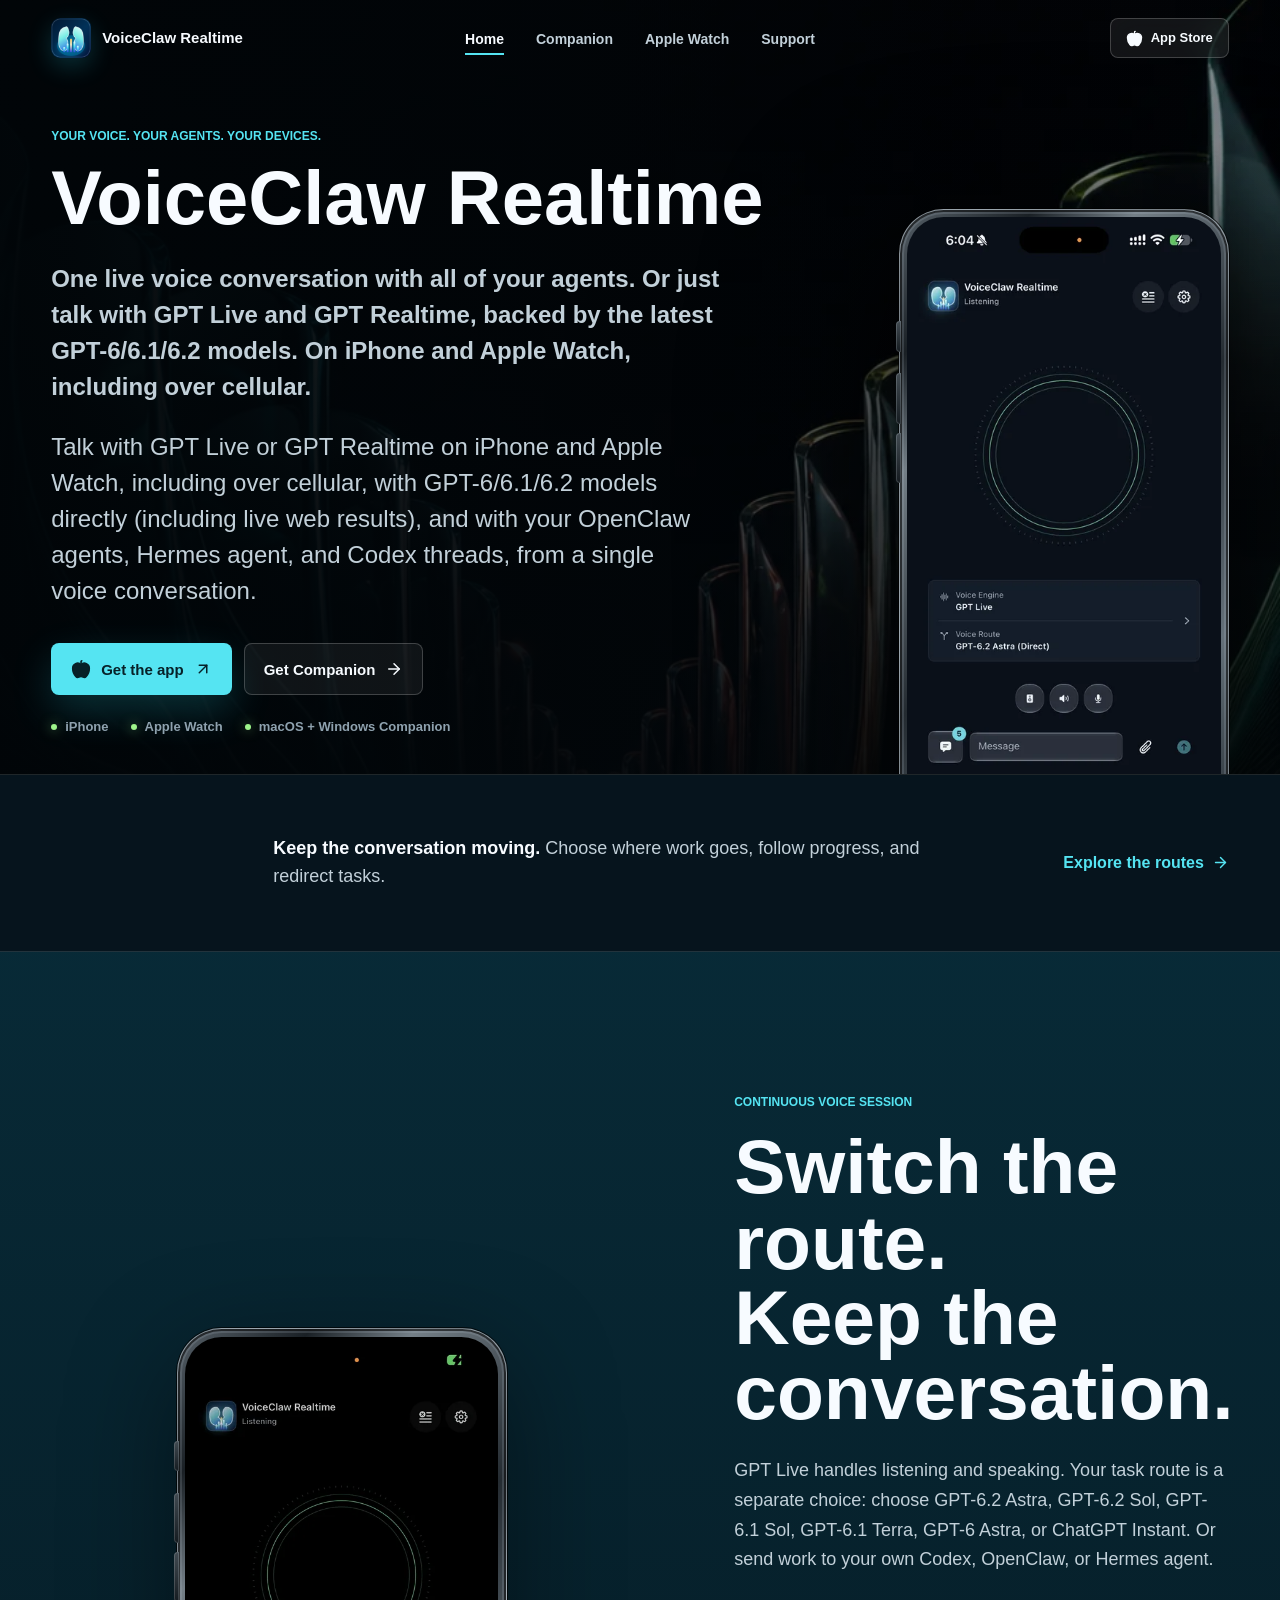
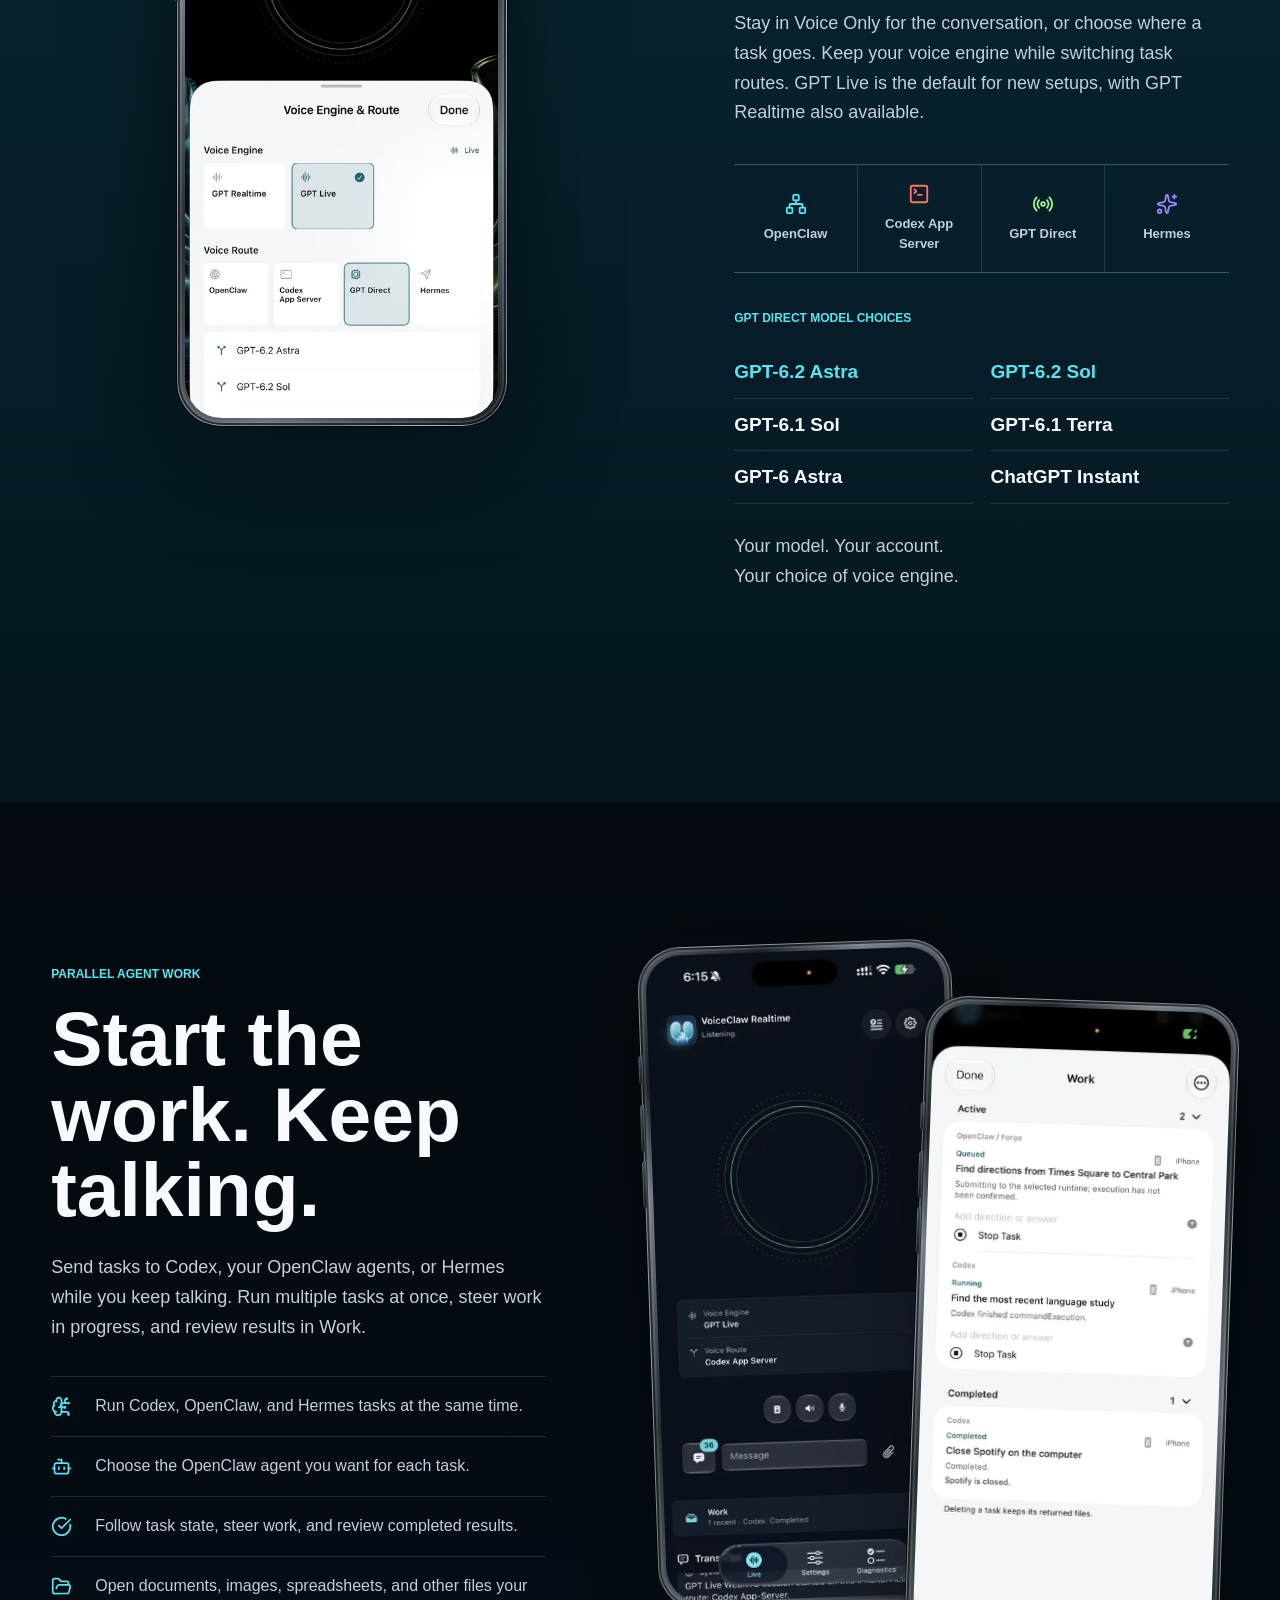
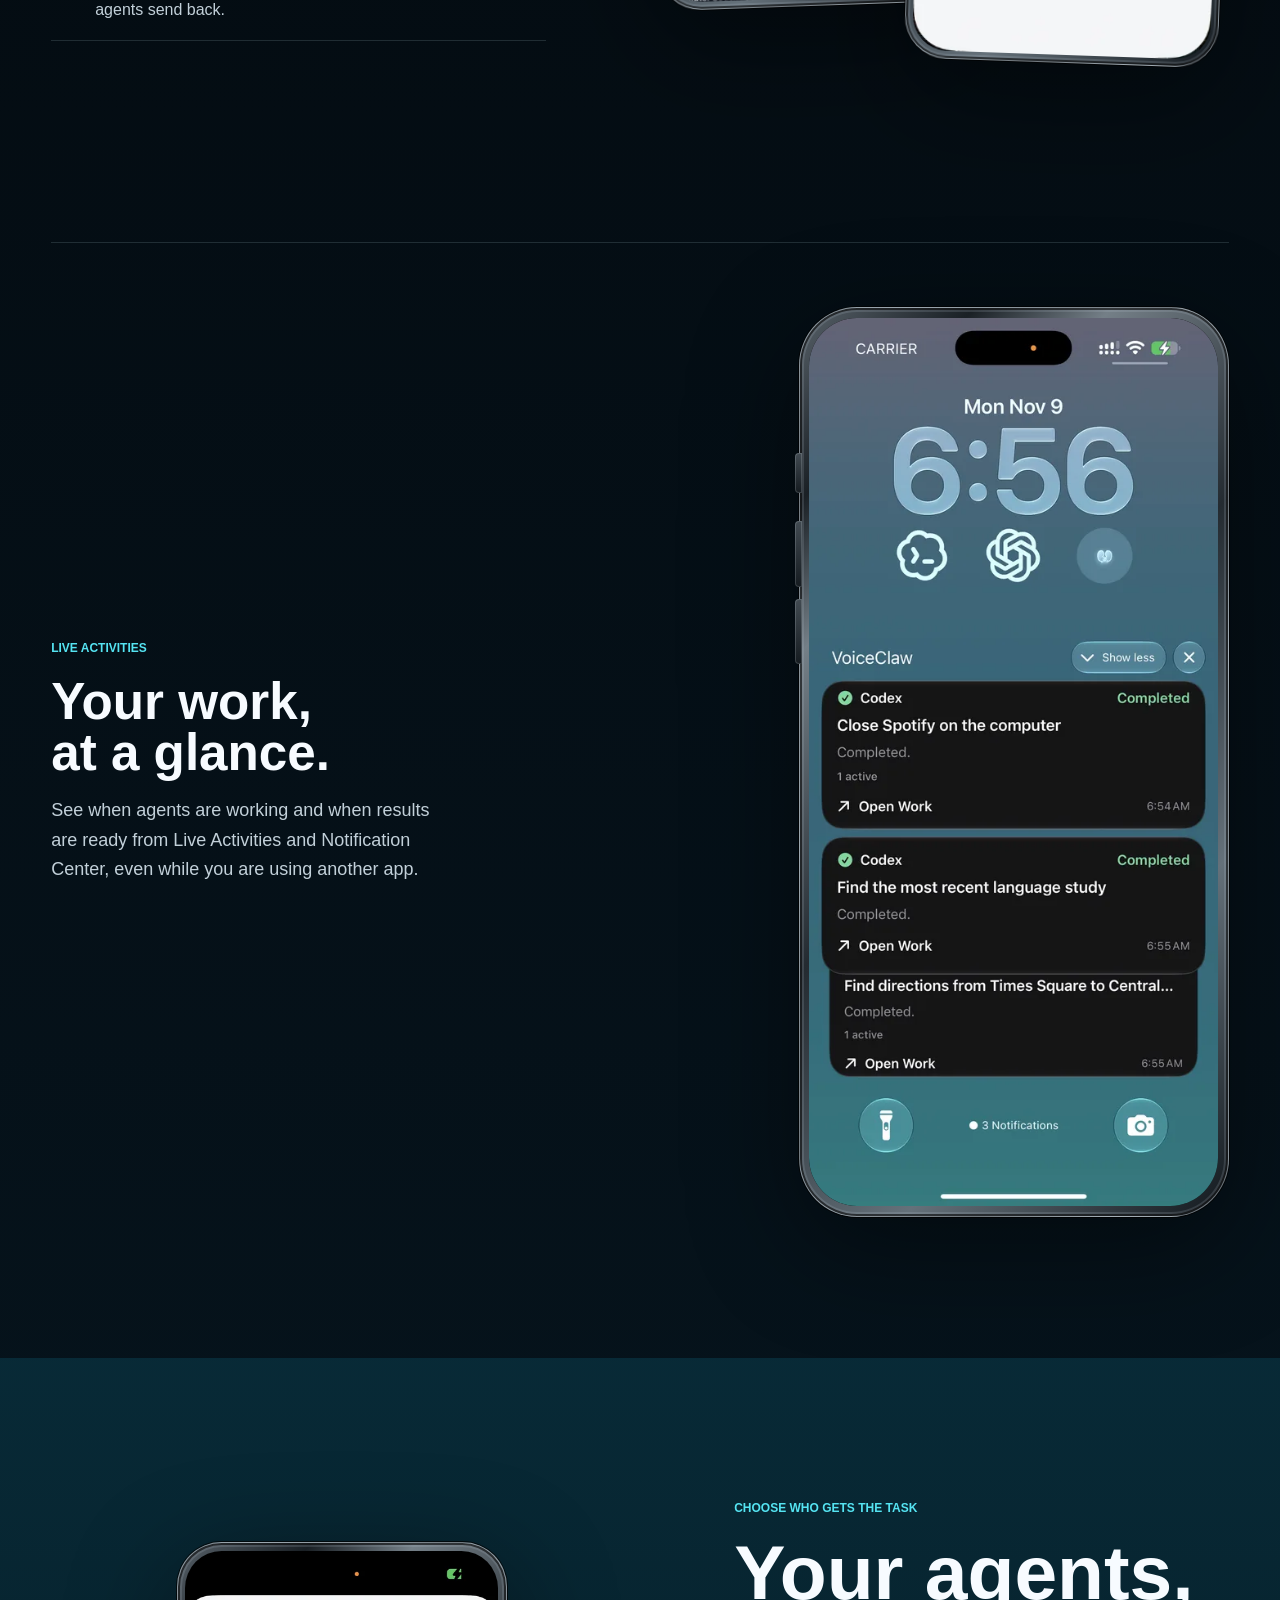
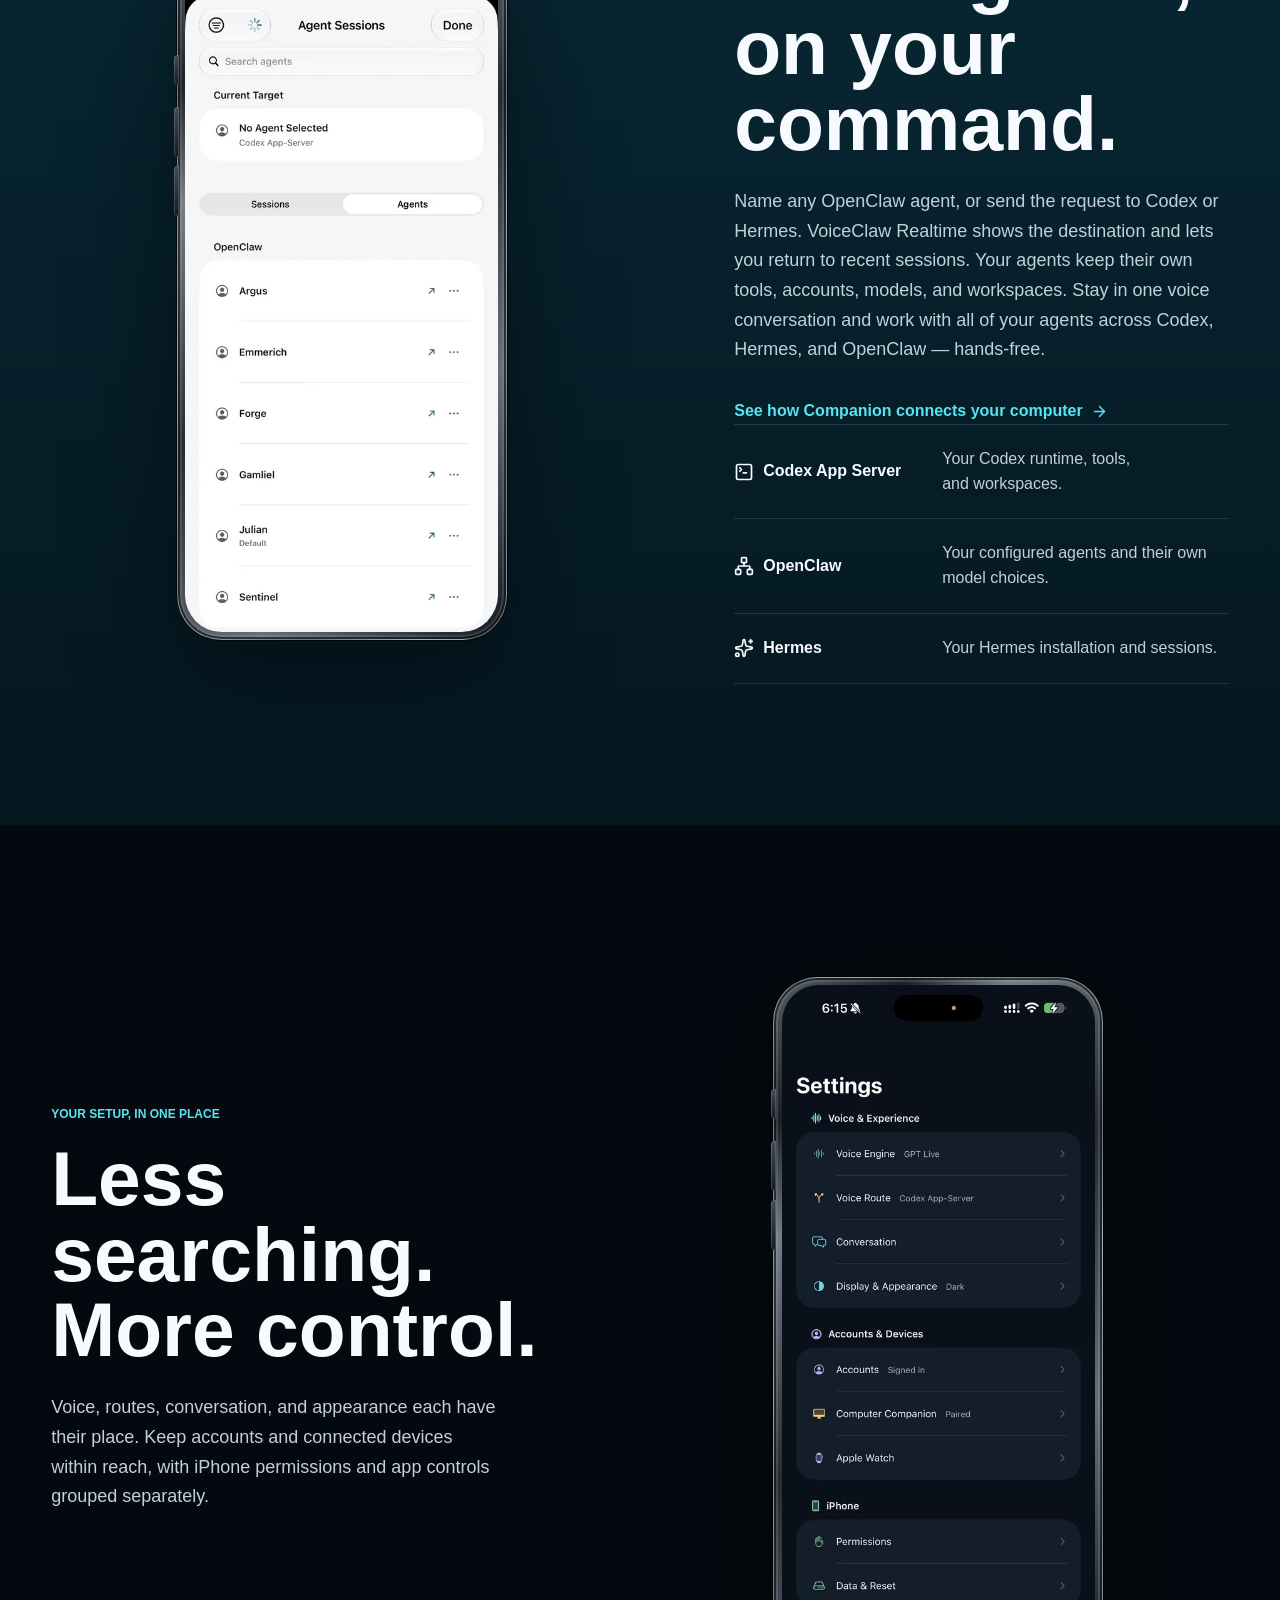
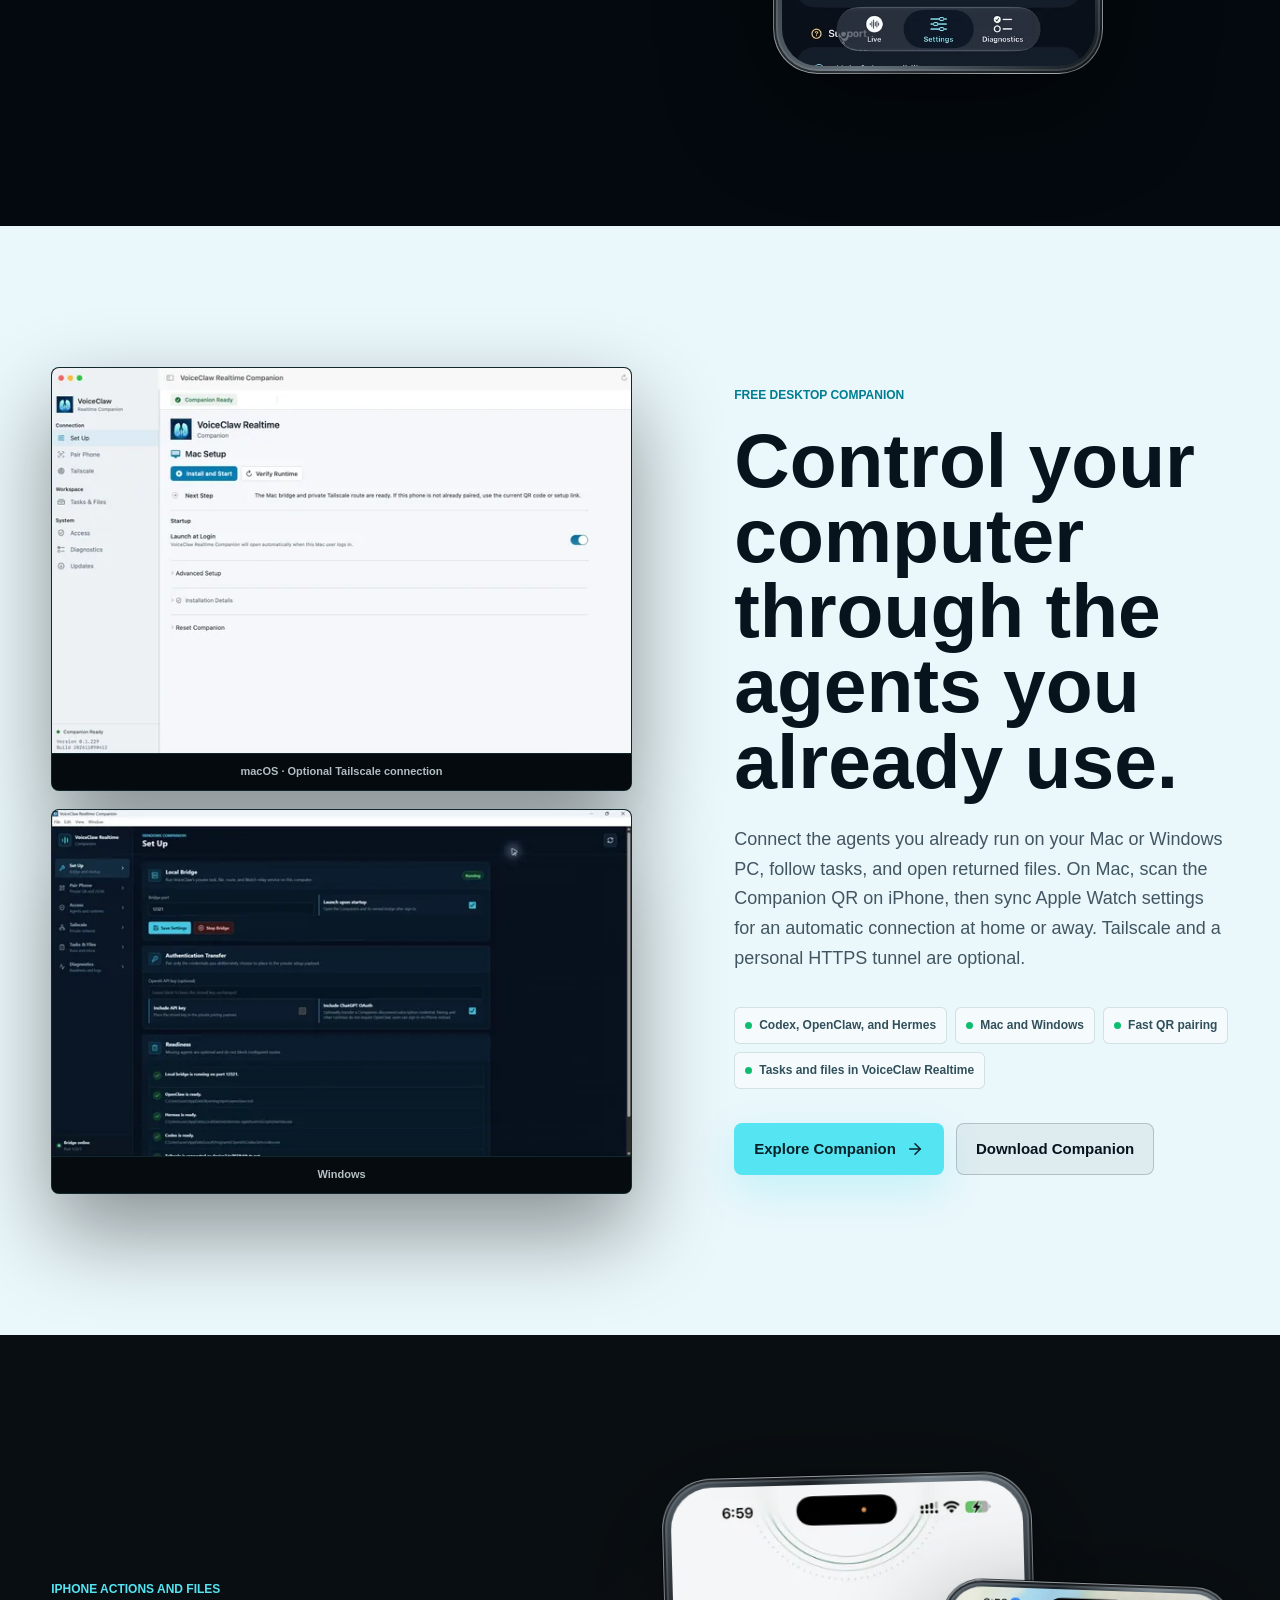
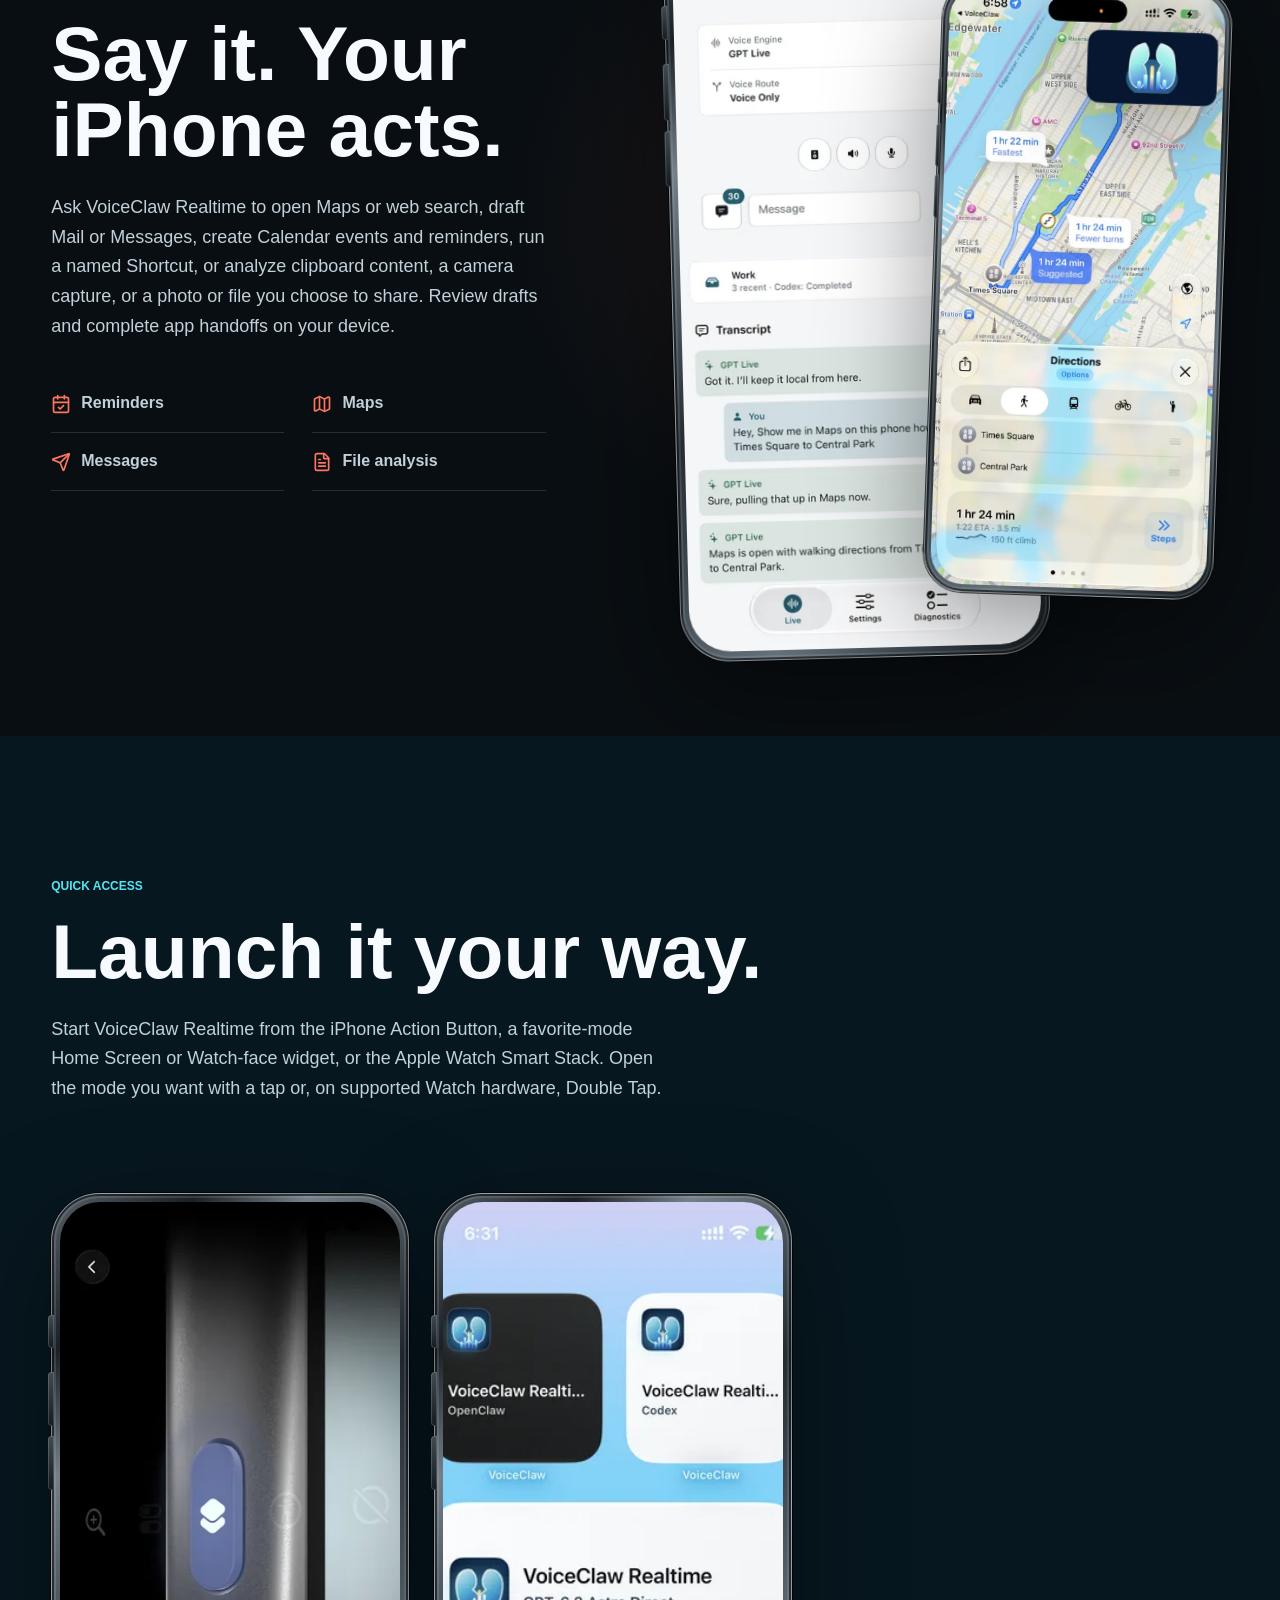
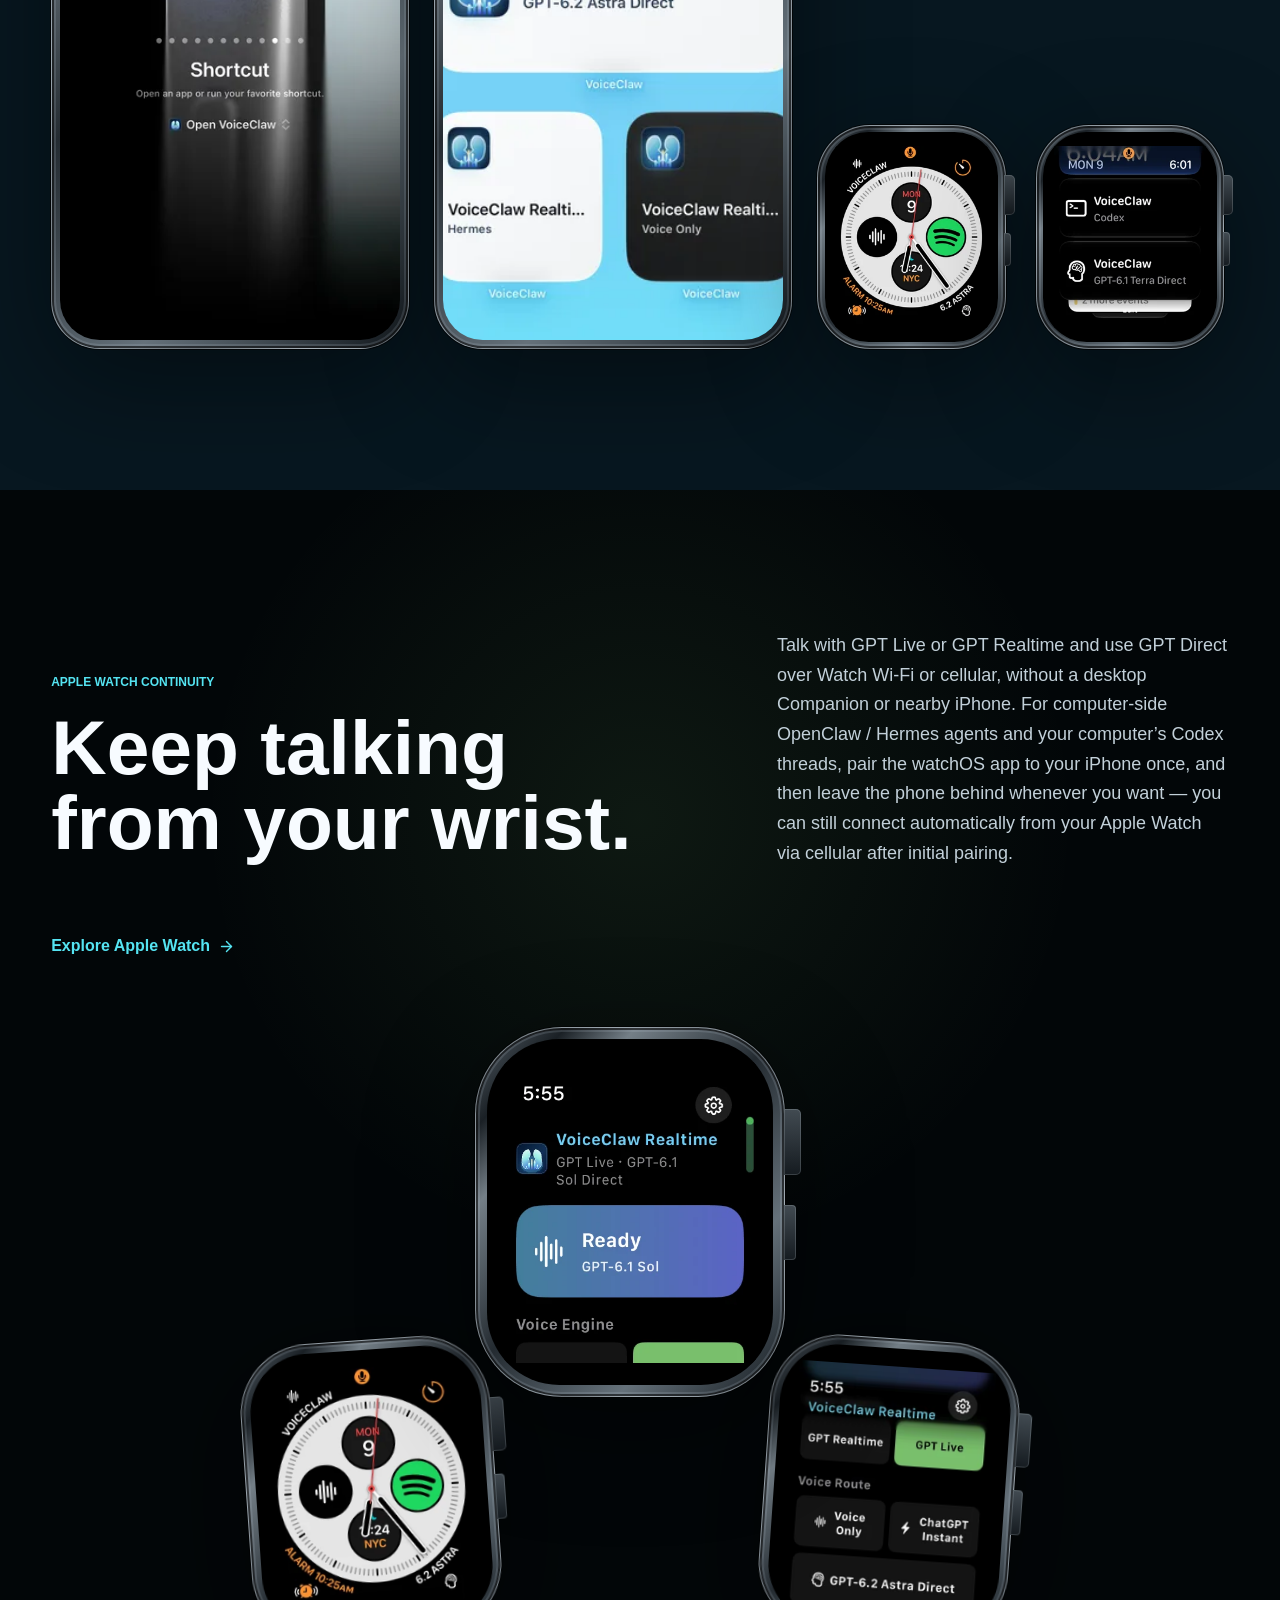
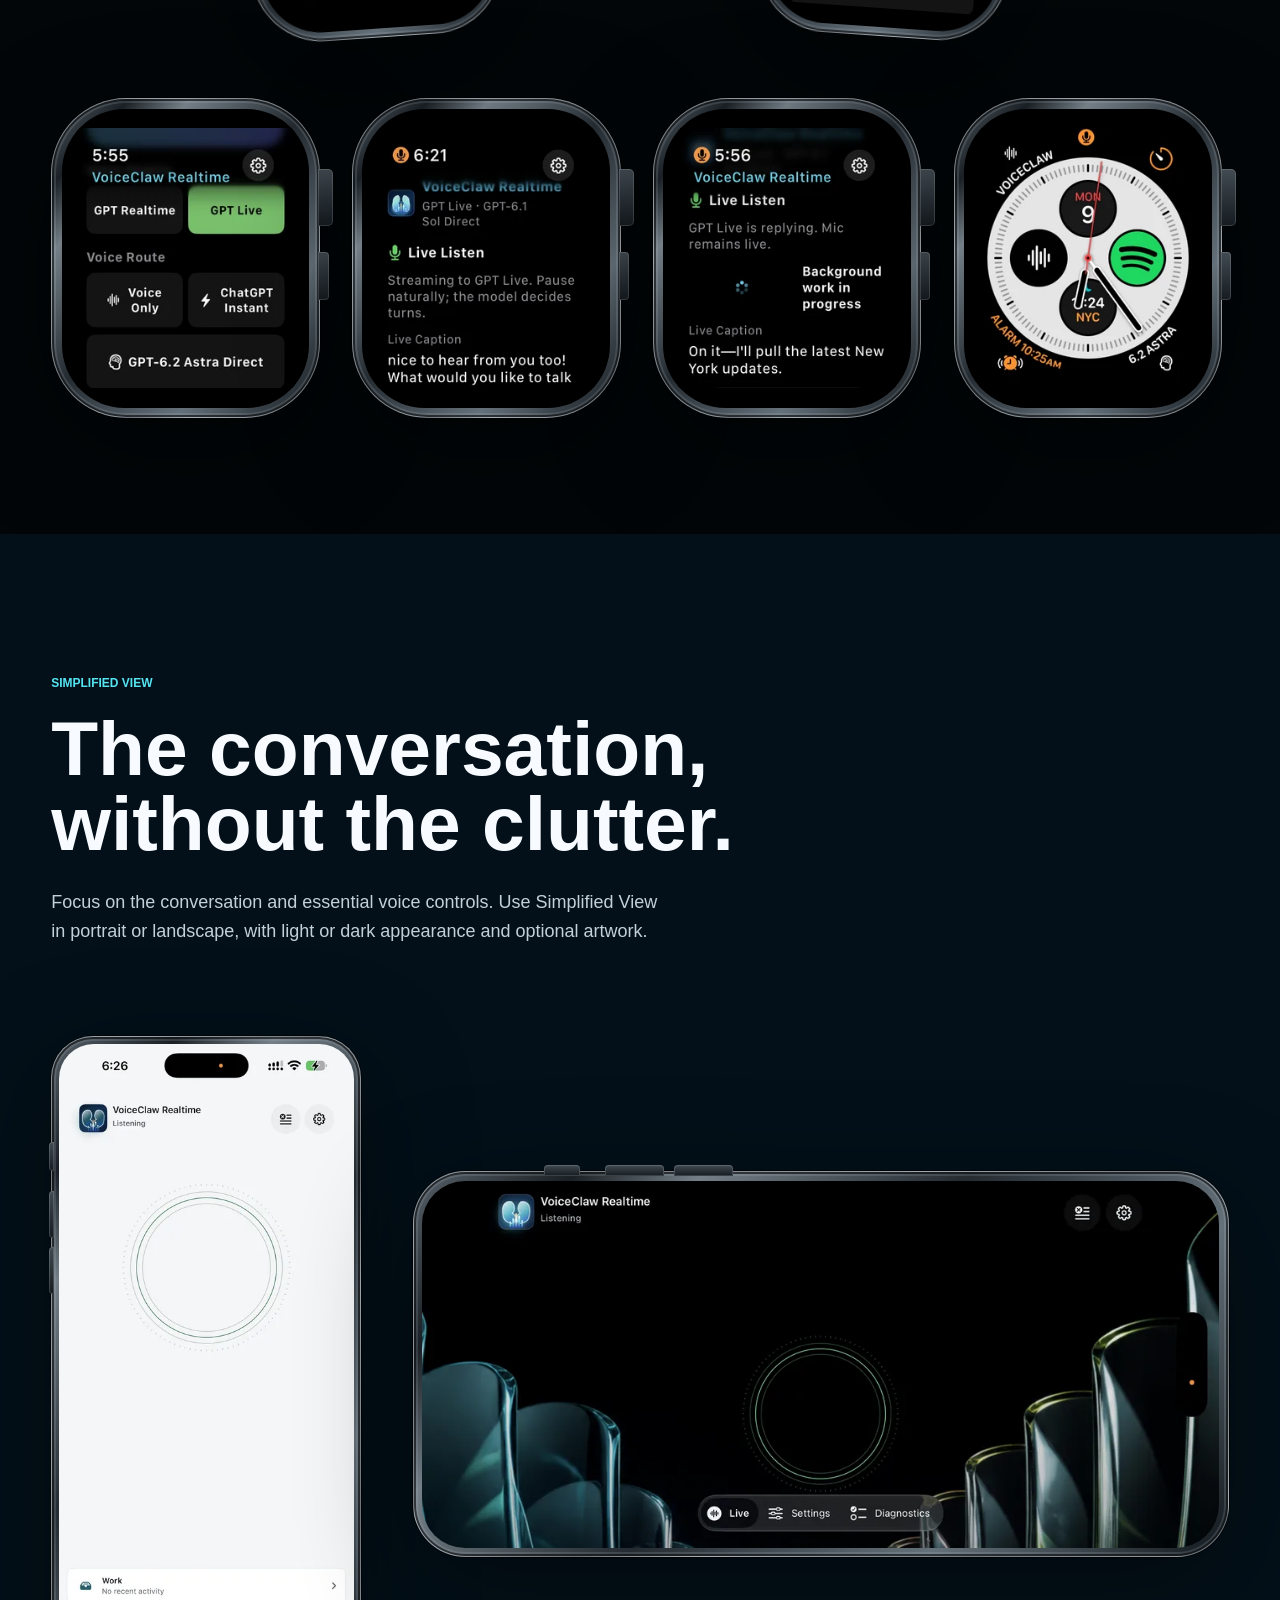
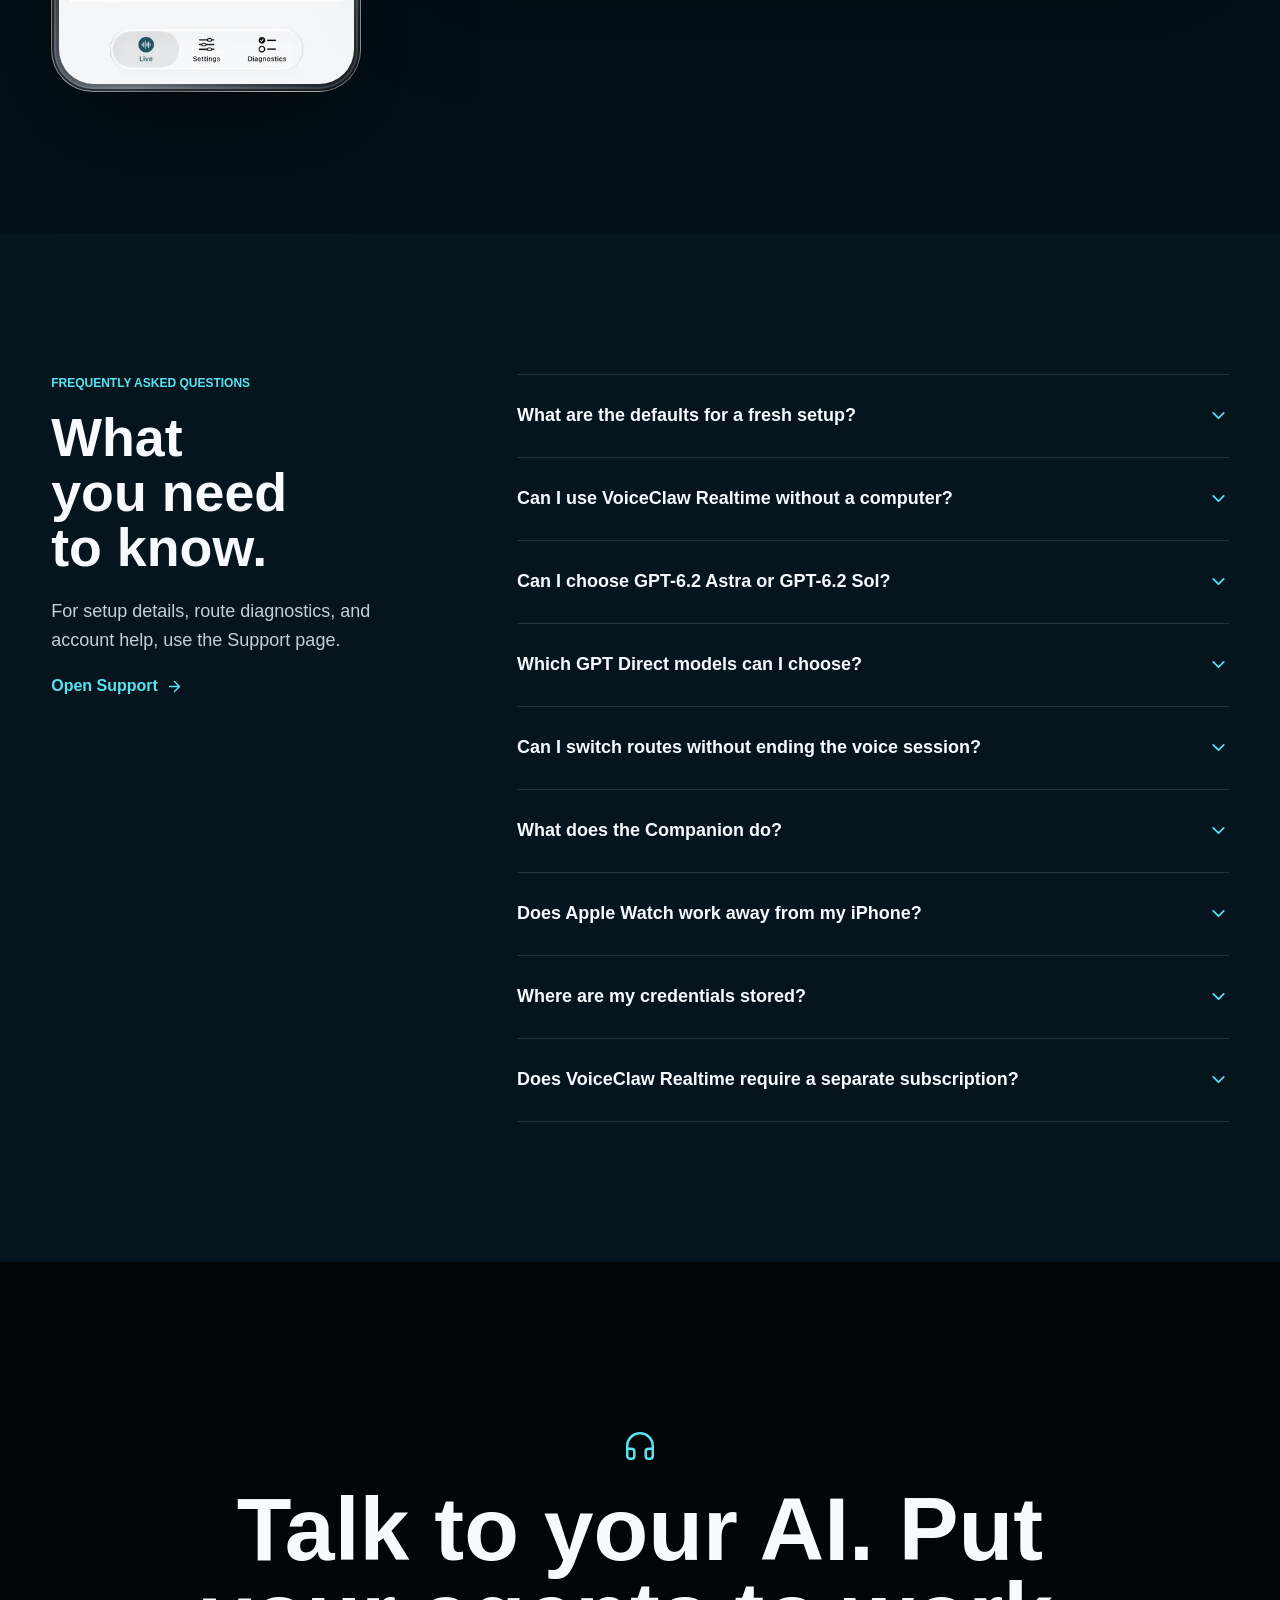
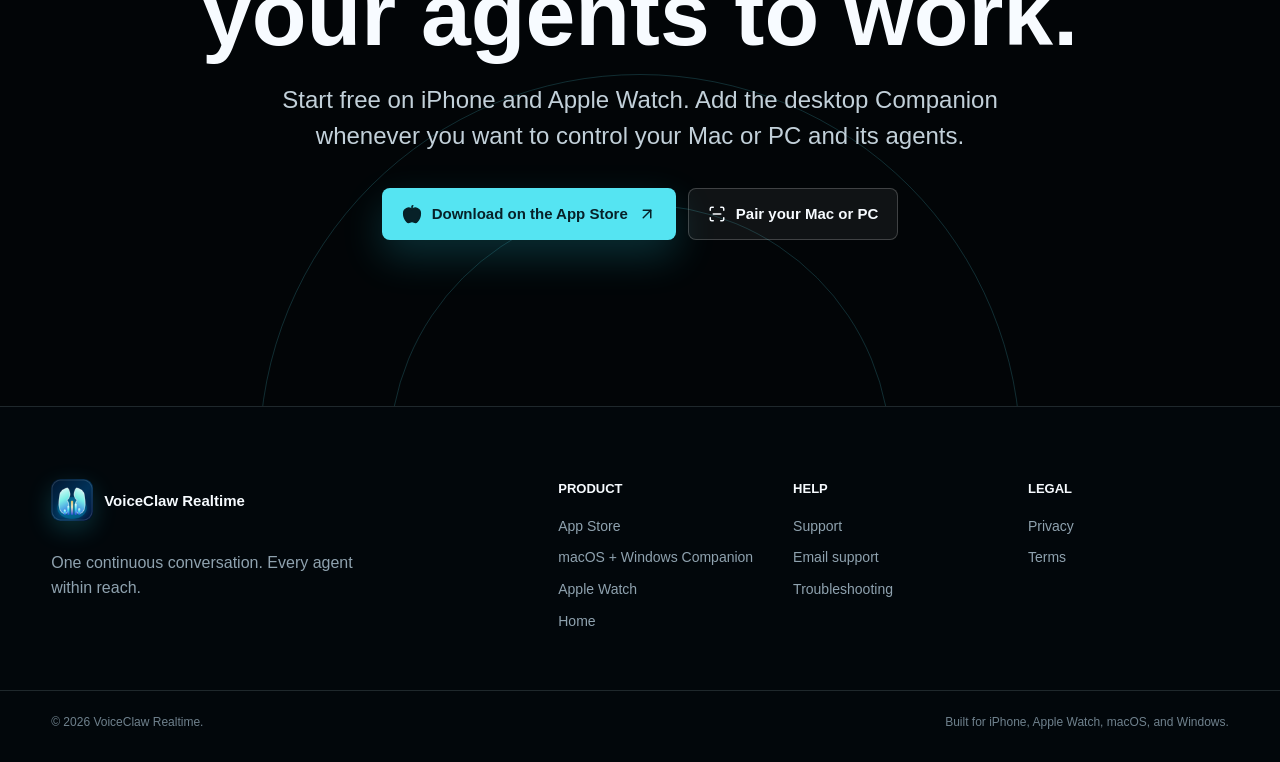
<file: index.html>
<!DOCTYPE html><html lang="en"><head><meta charset="UTF-8"><meta name="viewport" content="width=device-width, initial-scale=1"><meta name="theme-color" content="#06141d"><meta name="color-scheme" content="dark"><meta name="description" content="GPT-6.2 Astra, GPT-6.2 Sol, GPT Live voice, and your own agents. Talk, choose a route, and follow your work on iPhone and Apple Watch."><meta name="robots" content="index, follow"><link rel="canonical" href="https://voiceclawrealtime.com/"><link rel="icon" type="image/png" sizes="32x32" href="/favicon-32.png"><link rel="apple-touch-icon" href="/apple-touch-icon.png"><link rel="manifest" href="/site.webmanifest"><meta property="og:type" content="website"><meta property="og:site_name" content="VoiceClaw Realtime"><meta property="og:title" content="VoiceClaw Realtime | One voice. Every route."><meta property="og:description" content="GPT-6.2 Astra, GPT-6.2 Sol, GPT Live voice, and your own agents. Talk, choose a route, and follow your work on iPhone and Apple Watch."><meta property="og:url" content="https://voiceclawrealtime.com/"><meta property="og:image" content="https://voiceclawrealtime.com/og-image.png"><meta name="twitter:card" content="summary_large_image"><meta name="twitter:title" content="VoiceClaw Realtime | One voice. Every route."><meta name="twitter:description" content="GPT-6.2 Astra, GPT-6.2 Sol, GPT Live voice, and your own agents. Talk, choose a route, and follow your work on iPhone and Apple Watch."><meta name="twitter:image" content="https://voiceclawrealtime.com/og-image.png"><title>VoiceClaw Realtime | One voice. Every route.</title><script type="application/ld+json">[{"@context":"https://schema.org","@type":"SoftwareApplication","name":"VoiceClaw Realtime","applicationCategory":"ProductivityApplication","operatingSystem":"iOS, watchOS","description":"GPT-6.2 Astra, GPT-6.2 Sol, GPT Live voice, and your own agents. Talk, choose a route, and follow your work on iPhone and Apple Watch.","downloadUrl":"https://apps.apple.com/us/app/voiceclaw-realtime/id6769243723","offers":{"@type":"Offer","price":"0","priceCurrency":"USD"}},{"@context":"https://schema.org","@type":"SoftwareApplication","name":"VoiceClaw Realtime Companion","applicationCategory":"UtilitiesApplication","operatingSystem":"macOS, Windows","description":"The free desktop Companion connects VoiceClaw Realtime on iPhone and Apple Watch to Codex, OpenClaw, Hermes, files, and computer control on a Mac or PC.","downloadUrl":"https://voiceclawrealtime.com/companion/","isRelatedTo":{"@type":"SoftwareApplication","name":"VoiceClaw Realtime"},"offers":{"@type":"Offer","price":"0","priceCurrency":"USD"}},{"@context":"https://schema.org","@type":"FAQPage","mainEntity":[{"@type":"Question","name":"What are the defaults for a fresh setup?","acceptedAnswer":{"@type":"Answer","text":"Fresh iPhone and Apple Watch setups use GPT Live for voice and GPT-6.1 Sol in GPT Direct for tasks. You can choose another model or agent. Updating preserves your saved voice engine and route selections."}},{"@type":"Question","name":"Can I use VoiceClaw Realtime without a computer?","acceptedAnswer":{"@type":"Answer","text":"Yes. Talk with GPT Live or GPT Realtime on iPhone or Apple Watch without a desktop Companion. Use GPT Direct for deeper intelligence and live web search with GPT-6, GPT-6.1, and GPT-6.2 models, plus local actions on iPhone. Add Companion only for Codex, OpenClaw, and Hermes on your computer."}},{"@type":"Question","name":"Can I choose GPT-6.2 Astra or GPT-6.2 Sol?","acceptedAnswer":{"@type":"Answer","text":"Yes. Choose GPT-6.2 Astra or GPT-6.2 Sol in GPT Direct, alongside GPT-6.1 Sol, GPT-6.1 Terra, GPT-6 Astra, and ChatGPT Instant."}},{"@type":"Question","name":"Which GPT Direct models can I choose?","acceptedAnswer":{"@type":"Answer","text":"The model order is GPT-6.2 Astra, GPT-6.2 Sol, GPT-6.1 Sol, GPT-6.1 Terra, GPT-6 Astra, then ChatGPT Instant. This Direct lineup does not alter models configured inside your own OpenClaw, Hermes, or Codex agents."}},{"@type":"Question","name":"Can I switch routes without ending the voice session?","acceptedAnswer":{"@type":"Answer","text":"Yes. Switch among Direct models, Codex, OpenClaw, and Hermes, or send a one-off task to another route while your voice conversation continues. VoiceClaw Realtime keeps the voice engine and task route separate."}},{"@type":"Question","name":"What does the Companion do?","acceptedAnswer":{"@type":"Answer","text":"The free Companion connects VoiceClaw Realtime to Codex, OpenClaw, Hermes, files, and computer control on your Mac or PC. On Mac, scan the Companion QR on iPhone, then sync Apple Watch settings for automatic Companion pairing and connection. Tailscale and a personal HTTPS tunnel are optional."}},{"@type":"Question","name":"Does Apple Watch work away from my iPhone?","acceptedAnswer":{"@type":"Answer","text":"Yes. Use direct GPT Live, GPT Realtime, or GPT Direct over Watch Wi-Fi or cellular without a desktop Companion. For Mac computer-side agents, pair on iPhone and sync Apple Watch settings first; the Watch can then connect to Companion independently. Optionally, connect via your personal Tailscale network or personal non-Tailscale HTTPS tunnel. Whether you use the built-in device pairing or your own Tailscale credentials or tunnel, your connection to your computer for OpenClaw / Codex / Hermes tasks is encrypted. With direct sign-in, your GPT Live / GPT Realtime and GPT-6/6.1/6.2 conversations connect directly to OpenAI through your signed-in ChatGPT account."}},{"@type":"Question","name":"Where are my credentials stored?","acceptedAnswer":{"@type":"Answer","text":"Credentials added on iPhone are stored in the device Keychain. Companion stores its own settings on your computer. Live voice and GPT Direct requests connect to your AI provider; computer requests go to your paired Companion. Automatic connection services carry encrypted device traffic and process connection metadata. See the Privacy Policy for these separate data flows."}},{"@type":"Question","name":"Does VoiceClaw Realtime require a separate subscription?","acceptedAnswer":{"@type":"Answer","text":"VoiceClaw Realtime is free. You can sign in with your existing ChatGPT subscription for supported routes."}}]}]</script><link rel="stylesheet" href="/_astro/SiteLayout.DrzRUML9.css"></head><body><a class="skip-link" href="#main-content">Skip to content</a><header class="site-header" data-header><div class="header-inner"><a class="brand" href="/" aria-label="VoiceClaw Realtime home"><img src="/app-icon.png" alt="" width="40" height="40"><span>VoiceClaw <b>Realtime</b></span></a><button class="menu-toggle" type="button" aria-label="Open navigation" aria-expanded="false" aria-controls="site-nav" data-menu-toggle><svg xmlns="http://www.w3.org/2000/svg" width="22" height="22" viewBox="0 0 24 24" fill="none" stroke="currentColor" stroke-width="2" stroke-linecap="round" stroke-linejoin="round" aria-hidden="true" class="lucide lucide-menu menu-open-icon"><path d="M4 5h16"></path><path d="M4 12h16"></path><path d="M4 19h16"></path></svg><svg xmlns="http://www.w3.org/2000/svg" width="22" height="22" viewBox="0 0 24 24" fill="none" stroke="currentColor" stroke-width="2" stroke-linecap="round" stroke-linejoin="round" aria-hidden="true" class="lucide lucide-x menu-close-icon"><path d="M18 6 6 18"></path><path d="m6 6 12 12"></path></svg></button><nav id="site-nav" class="site-nav" aria-label="Primary navigation" data-menu><a href="/" aria-current="page">Home</a><a href="/companion/">Companion</a><a href="/watch/">Apple Watch</a><a href="/support/">Support</a></nav><a class="header-cta" href="https://apps.apple.com/us/app/voiceclaw-realtime/id6769243723" target="_blank" rel="noreferrer"><svg xmlns="http://www.w3.org/2000/svg" width="17" height="17" viewBox="0 0 24 24" fill="currentColor" stroke="currentColor" stroke-width="1.8" stroke-linecap="round" stroke-linejoin="round" aria-hidden="true" class="lucide lucide-apple"><path d="M12 6.528V3a1 1 0 0 1 1-1h0"></path><path d="M18.237 21A15 15 0 0 0 22 11a6 6 0 0 0-10-4.472A6 6 0 0 0 2 11a15.1 15.1 0 0 0 3.763 10 3 3 0 0 0 3.648.648 5.5 5.5 0 0 1 5.178 0A3 3 0 0 0 18.237 21"></path></svg><span>App Store</span></a></div></header><script type="module">var e=document.querySelector(`[data-header]`),t=document.querySelector(`[data-menu-toggle]`),n=document.querySelector(`[data-menu]`),r=()=>{e?.classList.remove(`menu-is-open`),t?.setAttribute(`aria-expanded`,`false`),t?.setAttribute(`aria-label`,`Open navigation`)};t?.addEventListener(`click`,()=>{let n=!e?.classList.contains(`menu-is-open`);e?.classList.toggle(`menu-is-open`,n),t.setAttribute(`aria-expanded`,String(n)),t.setAttribute(`aria-label`,n?`Close navigation`:`Open navigation`)}),n?.addEventListener(`click`,e=>{e.target.closest(`a`)&&r()}),document.addEventListener(`keydown`,e=>{e.key===`Escape`&&r()});</script><main id="main-content"><section class="hero" aria-labelledby="hero-title"><div class="hero-background" aria-hidden="true"><img src="/_astro/live-voice-background.DDwD14UO_1Nez8r.webp" alt loading="eager" fetchpriority="high" decoding="async" width="1920" height="3412"></div><div class="section-inner hero-inner"><div class="hero-copy"><p class="section-label">Your voice. Your agents. Your devices.</p><h1 id="hero-title">VoiceClaw Realtime</h1><div class="lead"><p><strong>One live voice conversation with all of your agents. Or just talk with GPT Live and GPT Realtime, backed by the latest GPT-6/6.1/6.2 models. On iPhone and Apple Watch, including over cellular.</strong></p><p>Talk with GPT Live or GPT Realtime on iPhone and Apple Watch, including over cellular, with GPT-6/6.1/6.2 models directly (including live web results), and with your OpenClaw agents, Hermes agent, and Codex threads, from a single voice conversation.</p></div><div class="button-row"><a class="button button-primary" href="https://apps.apple.com/us/app/voiceclaw-realtime/id6769243723" target="_blank" rel="noreferrer"><svg xmlns="http://www.w3.org/2000/svg" width="20" height="20" viewBox="0 0 24 24" fill="currentColor" stroke="currentColor" stroke-width="1.8" stroke-linecap="round" stroke-linejoin="round" aria-hidden="true" class="lucide lucide-apple"><path d="M12 6.528V3a1 1 0 0 1 1-1h0"></path><path d="M18.237 21A15 15 0 0 0 22 11a6 6 0 0 0-10-4.472A6 6 0 0 0 2 11a15.1 15.1 0 0 0 3.763 10 3 3 0 0 0 3.648.648 5.5 5.5 0 0 1 5.178 0A3 3 0 0 0 18.237 21"></path></svg><span>Get the app</span><svg xmlns="http://www.w3.org/2000/svg" width="18" height="18" viewBox="0 0 24 24" fill="none" stroke="currentColor" stroke-width="2" stroke-linecap="round" stroke-linejoin="round" aria-hidden="true" class="lucide lucide-arrow-up-right"><path d="M7 7h10v10"></path><path d="M7 17 17 7"></path></svg></a><a class="button button-secondary" href="/companion/"><span>Get Companion</span><svg xmlns="http://www.w3.org/2000/svg" width="18" height="18" viewBox="0 0 24 24" fill="none" stroke="currentColor" stroke-width="2" stroke-linecap="round" stroke-linejoin="round" aria-hidden="true" class="lucide lucide-arrow-right"><path d="M5 12h14"></path><path d="m12 5 7 7-7 7"></path></svg></a></div><div class="hero-proof" aria-label="Product availability"><span><i></i>iPhone</span><span><i></i>Apple Watch</span><span><i></i>macOS + Windows Companion</span></div></div><div class="hero-product"><figure class="device-frame device-frame-iphone hero-device"><div class="device-shell"><div class="device-screen"><img src="/_astro/iphone-live-20261109.BcvK1i_U_Z1Cbr4G.webp" srcset="/_astro/iphone-live-20261109.BcvK1i_U_10JCMk.webp 430w, /_astro/iphone-live-20261109.BcvK1i_U_Z234yvY.webp 650w, /_astro/iphone-live-20261109.BcvK1i_U_1jHd0r.webp 820w" alt="VoiceClaw Realtime on iPhone showing Listening, GPT Live, and the GPT-6.2 Astra Direct selection" sizes="(max-width: 760px) 88vw, 330px" loading="eager" fetchpriority="high" decoding="async" width="1320" height="2868"></div><i class="device-side-button device-side-button-one" aria-hidden="true"></i><i class="device-side-button device-side-button-two" aria-hidden="true"></i><i class="device-side-button device-side-button-three" aria-hidden="true"></i></div></figure></div></div></section><section class="intro-strip" aria-label="Product summary"><div class="section-inner intro-strip-inner"><div class="waveform" aria-hidden="true"><i style="--wave-index:0"></i><i style="--wave-index:1"></i><i style="--wave-index:2"></i><i style="--wave-index:3"></i><i style="--wave-index:4"></i><i style="--wave-index:5"></i><i style="--wave-index:6"></i><i style="--wave-index:7"></i><i style="--wave-index:8"></i><i style="--wave-index:9"></i><i style="--wave-index:10"></i><i style="--wave-index:11"></i><i style="--wave-index:12"></i><i style="--wave-index:13"></i><i style="--wave-index:14"></i><i style="--wave-index:15"></i><i style="--wave-index:16"></i><i style="--wave-index:17"></i><i style="--wave-index:18"></i><i style="--wave-index:19"></i><i style="--wave-index:20"></i></div><p><strong>Keep the conversation moving.</strong> Choose where work goes, follow progress, and redirect tasks.</p><a class="text-link" href="#routes">Explore the routes <svg xmlns="http://www.w3.org/2000/svg" width="17" height="17" viewBox="0 0 24 24" fill="none" stroke="currentColor" stroke-width="2" stroke-linecap="round" stroke-linejoin="round" aria-hidden="true" class="lucide lucide-arrow-right"><path d="M5 12h14"></path><path d="m12 5 7 7-7 7"></path></svg></a></div></section><section id="routes" class="story-section route-story"><div class="section-inner story-grid reverse"><div class="story-copy"><p class="section-label">Continuous voice session</p><h2 class="headline">Switch the route.<br>Keep the conversation.</h2><p class="copy">GPT Live handles listening and speaking. Your task route is a separate choice: choose GPT-6.2 Astra, GPT-6.2 Sol, GPT-6.1 Sol, GPT-6.1 Terra, GPT-6 Astra, or ChatGPT Instant. Or send work to your own Codex, OpenClaw, or Hermes agent.</p><p class="copy">Stay in Voice Only for the conversation, or choose where a task goes. Keep your voice engine while switching task routes. GPT Live is the default for new setups, with GPT Realtime also available.</p><div class="route-rail" aria-label="Available conversation routes"><div class="route"><svg xmlns="http://www.w3.org/2000/svg" width="22" height="22" viewBox="0 0 24 24" fill="none" stroke="currentColor" stroke-width="2" stroke-linecap="round" stroke-linejoin="round" aria-hidden="true" class="lucide lucide-network"><rect x="16" y="16" width="6" height="6" rx="1"></rect><rect x="2" y="16" width="6" height="6" rx="1"></rect><rect x="9" y="2" width="6" height="6" rx="1"></rect><path d="M5 16v-3a1 1 0 0 1 1-1h12a1 1 0 0 1 1 1v3"></path><path d="M12 12V8"></path></svg><span>OpenClaw</span></div><div class="route"><svg xmlns="http://www.w3.org/2000/svg" width="22" height="22" viewBox="0 0 24 24" fill="none" stroke="currentColor" stroke-width="2" stroke-linecap="round" stroke-linejoin="round" aria-hidden="true" class="lucide lucide-square-terminal"><path d="m7 11 2-2-2-2"></path><path d="M11 13h4"></path><rect width="18" height="18" x="3" y="3" rx="2" ry="2"></rect></svg><span>Codex App Server</span></div><div class="route"><svg xmlns="http://www.w3.org/2000/svg" width="22" height="22" viewBox="0 0 24 24" fill="none" stroke="currentColor" stroke-width="2" stroke-linecap="round" stroke-linejoin="round" aria-hidden="true" class="lucide lucide-radio"><path d="M16.247 7.761a6 6 0 0 1 0 8.478"></path><path d="M19.075 4.933a10 10 0 0 1 0 14.134"></path><path d="M4.925 19.067a10 10 0 0 1 0-14.134"></path><path d="M7.753 16.239a6 6 0 0 1 0-8.478"></path><circle cx="12" cy="12" r="2"></circle></svg><span>GPT Direct</span></div><div class="route"><svg xmlns="http://www.w3.org/2000/svg" width="22" height="22" viewBox="0 0 24 24" fill="none" stroke="currentColor" stroke-width="2" stroke-linecap="round" stroke-linejoin="round" aria-hidden="true" class="lucide lucide-sparkles"><path d="M11.017 2.814a1 1 0 0 1 1.966 0l1.051 5.558a2 2 0 0 0 1.594 1.594l5.558 1.051a1 1 0 0 1 0 1.966l-5.558 1.051a2 2 0 0 0-1.594 1.594l-1.051 5.558a1 1 0 0 1-1.966 0l-1.051-5.558a2 2 0 0 0-1.594-1.594l-5.558-1.051a1 1 0 0 1 0-1.966l5.558-1.051a2 2 0 0 0 1.594-1.594z"></path><path d="M20 2v4"></path><path d="M22 4h-4"></path><circle cx="4" cy="20" r="2"></circle></svg><span>Hermes</span></div></div><div class="direct-model-lineup route-model-list"><p class="section-label">GPT Direct model choices</p><ul><li>GPT-6.2 Astra</li><li>GPT-6.2 Sol</li><li>GPT-6.1 Sol</li><li>GPT-6.1 Terra</li><li>GPT-6 Astra</li><li>ChatGPT Instant</li></ul><p class="copy">Your model. Your account.<br>Your choice of voice engine.</p></div></div><div class="story-media device-stage device-stage-single"><figure class="device-frame device-frame-iphone story-phone"><div class="device-shell"><div class="device-screen"><img src="/_astro/iphone-route-picker-20261109-0700.D4fApstU_ZD6qzS.webp" srcset="/_astro/iphone-route-picker-20261109-0700.D4fApstU_ZatJbt.webp 500w, /_astro/iphone-route-picker-20261109-0700.D4fApstU_ZCMJm3.webp 760w, /_astro/iphone-route-picker-20261109-0700.D4fApstU_Z6s6YI.webp 1000w" alt="VoiceClaw Realtime route chooser with OpenClaw, Codex App Server, GPT Direct, and Hermes in four columns, with GPT-6.2 Astra and GPT-6.2 Sol visible" sizes="(max-width: 980px) 72vw, 420px" loading="lazy" decoding="async" width="1320" height="2868"></div><i class="device-side-button device-side-button-one" aria-hidden="true"></i><i class="device-side-button device-side-button-two" aria-hidden="true"></i><i class="device-side-button device-side-button-three" aria-hidden="true"></i></div></figure></div></div></section><section class="story-section work-story"><div class="section-inner story-grid"><div class="story-copy"><p class="section-label">Parallel agent work</p><h2 class="headline">Start the work. Keep talking.</h2><p class="copy">Send tasks to Codex, your OpenClaw agents, or Hermes while you keep talking. Run multiple tasks at once, steer work in progress, and review results in Work.</p><ul class="work-list"><li><svg xmlns="http://www.w3.org/2000/svg" width="21" height="21" viewBox="0 0 24 24" fill="none" stroke="currentColor" stroke-width="2" stroke-linecap="round" stroke-linejoin="round" aria-hidden="true" class="lucide lucide-brain-circuit"><path d="M12 5a3 3 0 1 0-5.997.125 4 4 0 0 0-2.526 5.77 4 4 0 0 0 .556 6.588A4 4 0 1 0 12 18Z"></path><path d="M9 13a4.5 4.5 0 0 0 3-4"></path><path d="M6.003 5.125A3 3 0 0 0 6.401 6.5"></path><path d="M3.477 10.896a4 4 0 0 1 .585-.396"></path><path d="M6 18a4 4 0 0 1-1.967-.516"></path><path d="M12 13h4"></path><path d="M12 18h6a2 2 0 0 1 2 2v1"></path><path d="M12 8h8"></path><path d="M16 8V5a2 2 0 0 1 2-2"></path><circle cx="16" cy="13" r=".5"></circle><circle cx="18" cy="3" r=".5"></circle><circle cx="20" cy="21" r=".5"></circle><circle cx="20" cy="8" r=".5"></circle></svg><span>Run Codex, OpenClaw, and Hermes tasks at the same time.</span></li><li><svg xmlns="http://www.w3.org/2000/svg" width="21" height="21" viewBox="0 0 24 24" fill="none" stroke="currentColor" stroke-width="2" stroke-linecap="round" stroke-linejoin="round" aria-hidden="true" class="lucide lucide-bot"><path d="M12 8V4H8"></path><rect width="16" height="12" x="4" y="8" rx="2"></rect><path d="M2 14h2"></path><path d="M20 14h2"></path><path d="M15 13v2"></path><path d="M9 13v2"></path></svg><span>Choose the OpenClaw agent you want for each task.</span></li><li><svg xmlns="http://www.w3.org/2000/svg" width="21" height="21" viewBox="0 0 24 24" fill="none" stroke="currentColor" stroke-width="2" stroke-linecap="round" stroke-linejoin="round" aria-hidden="true" class="lucide lucide-circle-check-big"><path d="M21.801 10A10 10 0 1 1 17 3.335"></path><path d="m9 11 3 3L22 4"></path></svg><span>Follow task state, steer work, and review completed results.</span></li><li><svg xmlns="http://www.w3.org/2000/svg" width="21" height="21" viewBox="0 0 24 24" fill="none" stroke="currentColor" stroke-width="2" stroke-linecap="round" stroke-linejoin="round" aria-hidden="true" class="lucide lucide-folder-open"><path d="m6 14 1.5-2.9A2 2 0 0 1 9.24 10H20a2 2 0 0 1 1.94 2.5l-1.54 6a2 2 0 0 1-1.95 1.5H4a2 2 0 0 1-2-2V5a2 2 0 0 1 2-2h3.9a2 2 0 0 1 1.69.9l.81 1.2a2 2 0 0 0 1.67.9H18a2 2 0 0 1 2 2v2"></path></svg><span>Open documents, images, spreadsheets, and other files your agents send back.</span></li></ul></div><div class="story-media poster-pair" aria-label="Codex and Work views in VoiceClaw Realtime"><figure class="device-frame device-frame-iphone poster-device"><div class="device-shell"><div class="device-screen"><img src="/_astro/iphone-codex-20261109.1EGK_E6u_Z2mcxyM.webp" srcset="/_astro/iphone-codex-20261109.1EGK_E6u_9gaIj.webp 420w, /_astro/iphone-codex-20261109.1EGK_E6u_1X4QnP.webp 620w" alt="VoiceClaw Realtime showing Listening with Codex App Server selected and one recent completed task" sizes="(max-width: 760px) 58vw, 300px" loading="lazy" decoding="async" width="1320" height="2868"></div><i class="device-side-button device-side-button-one" aria-hidden="true"></i><i class="device-side-button device-side-button-two" aria-hidden="true"></i><i class="device-side-button device-side-button-three" aria-hidden="true"></i></div></figure><figure class="device-frame device-frame-iphone poster-device"><div class="device-shell"><div class="device-screen"><img src="/_astro/iphone-parallel-work-20261109-0700.Blw3zbgS_215Cww.webp" srcset="/_astro/iphone-parallel-work-20261109-0700.Blw3zbgS_5QYkq.webp 420w, /_astro/iphone-parallel-work-20261109-0700.Blw3zbgS_Z167pE6.webp 620w" alt="VoiceClaw Realtime Work view with two active OpenClaw and Codex tasks and a completed Codex task" sizes="(max-width: 760px) 58vw, 300px" loading="lazy" decoding="async" width="1320" height="2868"></div><i class="device-side-button device-side-button-one" aria-hidden="true"></i><i class="device-side-button device-side-button-two" aria-hidden="true"></i><i class="device-side-button device-side-button-three" aria-hidden="true"></i></div></figure></div><div class="work-glance-grid"><div class="work-glance-copy"><p class="section-label">Live Activities</p><h3>Your work, at a glance.</h3><p class="copy">See when agents are working and when results are ready from Live Activities and Notification Center, even while you are using another app.</p></div><figure class="device-frame device-frame-iphone work-progress-capture"><div class="device-shell"><div class="device-screen"><img src="/_astro/iphone-live-activities-20261109-0700.DynC7act_RNqsQ.webp" srcset="/_astro/iphone-live-activities-20261109-0700.DynC7act_Z2inUP8.webp 500w, /_astro/iphone-live-activities-20261109-0700.DynC7act_Z1SXpS5.webp 760w, /_astro/iphone-live-activities-20261109-0700.DynC7act_Z1xEEhf.webp 1000w" alt="VoiceClaw Realtime Live Activities showing completed Codex work and an Open Work action on the lock screen" sizes="(max-width: 760px) 76vw, 430px" loading="lazy" decoding="async" width="1320" height="2868"></div><i class="device-side-button device-side-button-one" aria-hidden="true"></i><i class="device-side-button device-side-button-two" aria-hidden="true"></i><i class="device-side-button device-side-button-three" aria-hidden="true"></i></div></figure></div></div></section><section class="story-section route-story"><div class="section-inner story-grid reverse"><div class="story-copy"><p class="section-label">Choose who gets the task</p><h2 class="headline">Your agents, on your command.</h2><p class="copy">Name any OpenClaw agent, or send the request to Codex or Hermes. VoiceClaw Realtime shows the destination and lets you return to recent sessions. Your agents keep their own tools, accounts, models, and workspaces. Stay in one voice conversation and work with all of your agents across Codex, Hermes, and OpenClaw — hands-free.</p><a class="text-link" href="/companion/">See how Companion connects your computer <svg xmlns="http://www.w3.org/2000/svg" width="17" height="17" viewBox="0 0 24 24" fill="none" stroke="currentColor" stroke-width="2" stroke-linecap="round" stroke-linejoin="round" aria-hidden="true" class="lucide lucide-arrow-right"><path d="M5 12h14"></path><path d="m12 5 7 7-7 7"></path></svg></a><div class="feature-table" aria-label="Your computer-side agents"><div class="feature-row"><strong><svg xmlns="http://www.w3.org/2000/svg" width="20" height="20" viewBox="0 0 24 24" fill="none" stroke="currentColor" stroke-width="2" stroke-linecap="round" stroke-linejoin="round" aria-hidden="true" class="lucide lucide-square-terminal"><path d="m7 11 2-2-2-2"></path><path d="M11 13h4"></path><rect width="18" height="18" x="3" y="3" rx="2" ry="2"></rect></svg> Codex App Server</strong><p>Your Codex runtime, tools, and workspaces.</p></div><div class="feature-row"><strong><svg xmlns="http://www.w3.org/2000/svg" width="20" height="20" viewBox="0 0 24 24" fill="none" stroke="currentColor" stroke-width="2" stroke-linecap="round" stroke-linejoin="round" aria-hidden="true" class="lucide lucide-network"><rect x="16" y="16" width="6" height="6" rx="1"></rect><rect x="2" y="16" width="6" height="6" rx="1"></rect><rect x="9" y="2" width="6" height="6" rx="1"></rect><path d="M5 16v-3a1 1 0 0 1 1-1h12a1 1 0 0 1 1 1v3"></path><path d="M12 12V8"></path></svg> OpenClaw</strong><p>Your configured agents and their own model choices.</p></div><div class="feature-row"><strong><svg xmlns="http://www.w3.org/2000/svg" width="20" height="20" viewBox="0 0 24 24" fill="none" stroke="currentColor" stroke-width="2" stroke-linecap="round" stroke-linejoin="round" aria-hidden="true" class="lucide lucide-sparkles"><path d="M11.017 2.814a1 1 0 0 1 1.966 0l1.051 5.558a2 2 0 0 0 1.594 1.594l5.558 1.051a1 1 0 0 1 0 1.966l-5.558 1.051a2 2 0 0 0-1.594 1.594l-1.051 5.558a1 1 0 0 1-1.966 0l-1.051-5.558a2 2 0 0 0-1.594-1.594l-5.558-1.051a1 1 0 0 1 0-1.966l5.558-1.051a2 2 0 0 0 1.594-1.594z"></path><path d="M20 2v4"></path><path d="M22 4h-4"></path><circle cx="4" cy="20" r="2"></circle></svg> Hermes</strong><p>Your Hermes installation and sessions.</p></div></div></div><div class="story-media device-stage device-stage-single"><figure class="device-frame device-frame-iphone story-phone"><div class="device-shell"><div class="device-screen"><img src="/_astro/iphone-agent-sessions-20261109-0700.Bjs1yIOA_1ew9DT.webp" srcset="/_astro/iphone-agent-sessions-20261109-0700.Bjs1yIOA_Z1TPRrD.webp 500w, /_astro/iphone-agent-sessions-20261109-0700.Bjs1yIOA_Z193aEL.webp 760w, /_astro/iphone-agent-sessions-20261109-0700.Bjs1yIOA_1tLnmE.webp 1000w" alt="VoiceClaw Realtime Agent Sessions with search, the current target, and configured OpenClaw agents" sizes="(max-width: 980px) 72vw, 420px" loading="lazy" decoding="async" width="1320" height="2868"></div><i class="device-side-button device-side-button-one" aria-hidden="true"></i><i class="device-side-button device-side-button-two" aria-hidden="true"></i><i class="device-side-button device-side-button-three" aria-hidden="true"></i></div></figure></div></div></section><section class="story-section settings-story"><div class="section-inner story-grid"><div class="story-copy"><p class="section-label">Your setup, in one place</p><h2 class="headline">Less searching.<br>More control.</h2><p class="copy">Voice, routes, conversation, and appearance each have their place. Keep accounts and connected devices within reach, with iPhone permissions and app controls grouped separately.</p></div><div class="story-media device-stage device-stage-single"><figure class="device-frame device-frame-iphone story-phone"><div class="device-shell"><div class="device-screen"><img src="/_astro/iphone-settings-20261109.DXkpbr21_2j0zTn.webp" srcset="/_astro/iphone-settings-20261109.DXkpbr21_232hhn.webp 500w, /_astro/iphone-settings-20261109.DXkpbr21_Z26KDPE.webp 760w, /_astro/iphone-settings-20261109.DXkpbr21_Z1wSqOl.webp 1000w" alt="VoiceClaw Realtime Settings with GPT Live, Codex App Server, accounts, connected devices, and iPhone controls" sizes="(max-width: 980px) 72vw, 420px" loading="lazy" decoding="async" width="1320" height="2868"></div><i class="device-side-button device-side-button-one" aria-hidden="true"></i><i class="device-side-button device-side-button-two" aria-hidden="true"></i><i class="device-side-button device-side-button-three" aria-hidden="true"></i></div></figure></div></div></section><section class="companion-teaser"><div class="section-inner story-grid reverse"><div class="story-copy"><p class="section-label">Free desktop Companion</p><h2 class="headline">Control your computer through the agents you already use.</h2><p class="copy">Connect the agents you already run on your Mac or Windows PC, follow tasks, and open returned files. On Mac, scan the Companion QR on iPhone, then sync Apple Watch settings for an automatic connection at home or away. Tailscale and a personal HTTPS tunnel are optional.</p><div class="status-points" aria-label="Companion capabilities"><span class="status-point"><i></i>Codex, OpenClaw, and Hermes</span><span class="status-point"><i></i>Mac and Windows</span><span class="status-point"><i></i>Fast QR pairing</span><span class="status-point"><i></i>Tasks and files in VoiceClaw Realtime</span></div><div class="button-row"><a class="button button-primary" href="/companion/">Explore Companion <svg xmlns="http://www.w3.org/2000/svg" width="18" height="18" viewBox="0 0 24 24" fill="none" stroke="currentColor" stroke-width="2" stroke-linecap="round" stroke-linejoin="round" aria-hidden="true" class="lucide lucide-arrow-right"><path d="M5 12h14"></path><path d="m12 5 7 7-7 7"></path></svg></a><a class="button button-secondary" href="/companion/">Download Companion</a></div></div><div class="story-media companion-platform-gallery" aria-label="VoiceClaw Realtime Companion on macOS and Windows"><figure class="companion-window companion-setup-window"><img src="/_astro/companion-mac-20261109.DoWx1iEk_1uG6zP.webp" srcset="/_astro/companion-mac-20261109.DoWx1iEk_Z2l6TG0.webp 620w, /_astro/companion-mac-20261109.DoWx1iEk_Z16UCQ.webp 900w, /_astro/companion-mac-20261109.DoWx1iEk_Z176yR8.webp 1200w" alt="VoiceClaw Realtime Companion for macOS showing an optional Tailscale connection" sizes="(max-width: 980px) 88vw, 48vw" loading="lazy" decoding="async" width="2530" height="1686"><figcaption>macOS · Optional Tailscale connection</figcaption></figure><figure class="companion-window companion-setup-window"><img src="/_astro/companion-setup-windows.C5hV9aeW_ZMIjVr.webp" srcset="/_astro/companion-setup-windows.C5hV9aeW_Z1mjF28.webp 620w, /_astro/companion-setup-windows.C5hV9aeW_Z28wRJ5.webp 900w, /_astro/companion-setup-windows.C5hV9aeW_ZMIjVr.webp 1187w" alt="VoiceClaw Realtime Companion for Windows showing bridge setup and ready Codex, OpenClaw, and Hermes routes" sizes="(max-width: 980px) 88vw, 48vw" loading="lazy" decoding="async" width="1187" height="708"><figcaption>Windows</figcaption></figure></div></div></section><section class="story-section actions-story"><div class="section-inner story-grid"><div class="story-copy"><p class="section-label">iPhone actions and files</p><h2 class="headline">Say it. Your iPhone acts.</h2><p class="copy">Ask VoiceClaw Realtime to open Maps or web search, draft Mail or Messages, create Calendar events and reminders, run a named Shortcut, or analyze clipboard content, a camera capture, or a photo or file you choose to share. Review drafts and complete app handoffs on your device.</p><div class="action-lines" aria-label="Example iPhone actions"><div class="action-line"><svg xmlns="http://www.w3.org/2000/svg" width="20" height="20" viewBox="0 0 24 24" fill="none" stroke="currentColor" stroke-width="2" stroke-linecap="round" stroke-linejoin="round" aria-hidden="true" class="lucide lucide-calendar-check"><path d="M8 2v4"></path><path d="M16 2v4"></path><rect width="18" height="18" x="3" y="4" rx="2"></rect><path d="M3 10h18"></path><path d="m9 16 2 2 4-4"></path></svg><span>Reminders</span></div><div class="action-line"><svg xmlns="http://www.w3.org/2000/svg" width="20" height="20" viewBox="0 0 24 24" fill="none" stroke="currentColor" stroke-width="2" stroke-linecap="round" stroke-linejoin="round" aria-hidden="true" class="lucide lucide-map"><path d="M14.106 5.553a2 2 0 0 0 1.788 0l3.659-1.83A1 1 0 0 1 21 4.619v12.764a1 1 0 0 1-.553.894l-4.553 2.277a2 2 0 0 1-1.788 0l-4.212-2.106a2 2 0 0 0-1.788 0l-3.659 1.83A1 1 0 0 1 3 19.381V6.618a1 1 0 0 1 .553-.894l4.553-2.277a2 2 0 0 1 1.788 0z"></path><path d="M15 5.764v15"></path><path d="M9 3.236v15"></path></svg><span>Maps</span></div><div class="action-line"><svg xmlns="http://www.w3.org/2000/svg" width="20" height="20" viewBox="0 0 24 24" fill="none" stroke="currentColor" stroke-width="2" stroke-linecap="round" stroke-linejoin="round" aria-hidden="true" class="lucide lucide-send"><path d="M14.536 21.686a.5.5 0 0 0 .937-.024l6.5-19a.496.496 0 0 0-.635-.635l-19 6.5a.5.5 0 0 0-.024.937l7.93 3.18a2 2 0 0 1 1.112 1.11z"></path><path d="m21.854 2.147-10.94 10.939"></path></svg><span>Messages</span></div><div class="action-line"><svg xmlns="http://www.w3.org/2000/svg" width="20" height="20" viewBox="0 0 24 24" fill="none" stroke="currentColor" stroke-width="2" stroke-linecap="round" stroke-linejoin="round" aria-hidden="true" class="lucide lucide-file-text"><path d="M6 22a2 2 0 0 1-2-2V4a2 2 0 0 1 2-2h8a2.4 2.4 0 0 1 1.704.706l3.588 3.588A2.4 2.4 0 0 1 20 8v12a2 2 0 0 1-2 2z"></path><path d="M14 2v5a1 1 0 0 0 1 1h5"></path><path d="M10 9H8"></path><path d="M16 13H8"></path><path d="M16 17H8"></path></svg><span>File analysis</span></div></div></div><div class="story-media action-device-pair" aria-label="VoiceClaw Realtime and Apple Maps on iPhone"><figure class="device-frame device-frame-iphone action-device action-device-primary"><div class="device-shell"><div class="device-screen"><img src="/_astro/iphone-maps-request-20261109-0700.CDC3V2gV_Z15lH2c.webp" srcset="/_astro/iphone-maps-request-20261109-0700.CDC3V2gV_2gBAOS.webp 420w, /_astro/iphone-maps-request-20261109-0700.CDC3V2gV_ZtQyXH.webp 620w" alt="VoiceClaw Realtime showing a spoken request to open directions in Apple Maps" sizes="(max-width: 760px) 58vw, 300px" loading="lazy" decoding="async" width="1320" height="2868"></div><i class="device-side-button device-side-button-one" aria-hidden="true"></i><i class="device-side-button device-side-button-two" aria-hidden="true"></i><i class="device-side-button device-side-button-three" aria-hidden="true"></i></div></figure><figure class="device-frame device-frame-iphone action-device action-device-secondary"><div class="device-shell"><div class="device-screen"><img src="/_astro/iphone-maps-20261109-0700.DrEVUWPB_Za2Xb7.webp" srcset="/_astro/iphone-maps-20261109-0700.DrEVUWPB_SNVIo.webp 420w, /_astro/iphone-maps-20261109-0700.DrEVUWPB_Zfwybk.webp 620w" alt="Apple Maps showing walking directions from Times Square to Central Park with the VoiceClaw Realtime picture-in-picture tile" sizes="(max-width: 760px) 50vw, 250px" loading="lazy" decoding="async" width="1320" height="2868"></div><i class="device-side-button device-side-button-one" aria-hidden="true"></i><i class="device-side-button device-side-button-two" aria-hidden="true"></i><i class="device-side-button device-side-button-three" aria-hidden="true"></i></div></figure></div></div></section><section class="story-section launch-story" aria-labelledby="launch-heading"><div class="section-inner launch-layout"><div class="feature-band-copy"><p class="section-label">Quick access</p><h2 id="launch-heading" class="headline">Launch it your way.</h2><p class="copy">Start VoiceClaw Realtime from the iPhone Action Button, a favorite-mode Home Screen or Watch-face widget, or the Apple Watch Smart Stack. Open the mode you want with a tap or, on supported Watch hardware, Double Tap.</p></div><div class="launch-media-grid" aria-label="VoiceClaw Realtime quick-launch options on iPhone and Apple Watch"><figure class="device-frame device-frame-iphone launch-phone-capture"><div class="device-shell"><div class="device-screen"><img src="/_astro/quick-launch-action-button.VUdA9whw_1u6wT9.webp" srcset="/_astro/quick-launch-action-button.VUdA9whw_1wVcle.webp 360w, /_astro/quick-launch-action-button.VUdA9whw_Z2eOwWt.webp 520w, /_astro/quick-launch-action-button.VUdA9whw_BJ00n.webp 700w" alt="VoiceClaw Realtime assigned to the iPhone Action Button" sizes="(max-width: 760px) 44vw, 230px" loading="lazy" decoding="async" width="1320" height="2868"></div><i class="device-side-button device-side-button-one" aria-hidden="true"></i><i class="device-side-button device-side-button-two" aria-hidden="true"></i><i class="device-side-button device-side-button-three" aria-hidden="true"></i></div></figure><figure class="device-frame device-frame-iphone launch-phone-capture"><div class="device-shell"><div class="device-screen"><img src="/_astro/iphone-widgets-20261109.DYzpQ5F1_Z1hDqev.webp" srcset="/_astro/iphone-widgets-20261109.DYzpQ5F1_Z2jbrUY.webp 360w, /_astro/iphone-widgets-20261109.DYzpQ5F1_290te1.webp 520w, /_astro/iphone-widgets-20261109.DYzpQ5F1_Z1dtEig.webp 700w" alt="VoiceClaw Realtime favorite-mode widgets on the iPhone Home Screen" sizes="(max-width: 760px) 44vw, 230px" loading="lazy" decoding="async" width="1320" height="2300"></div><i class="device-side-button device-side-button-one" aria-hidden="true"></i><i class="device-side-button device-side-button-two" aria-hidden="true"></i><i class="device-side-button device-side-button-three" aria-hidden="true"></i></div></figure><figure class="device-frame device-frame-watch launch-watch-capture"><div class="device-shell"><div class="device-screen"><img src="/_astro/watch-face-20261109.Bu7KdlH0_1GuxmX.webp" srcset="/_astro/watch-face-20261109.Bu7KdlH0_Z1JzVxC.webp 260w, /_astro/watch-face-20261109.Bu7KdlH0_1GuxmX.webp 416w" alt="VoiceClaw Realtime widgets on an Apple Watch face" sizes="(max-width: 760px) 42vw, 220px" loading="lazy" decoding="async" width="416" height="496"></div><i class="device-crown" aria-hidden="true"></i><i class="device-watch-button" aria-hidden="true"></i></div></figure><figure class="device-frame device-frame-watch launch-watch-capture"><div class="device-shell"><div class="device-screen"><img src="/_astro/watch-smart-stack-20261109.BrSohSl3_enpiJ.webp" srcset="/_astro/watch-smart-stack-20261109.BrSohSl3_2aKjhF.webp 260w, /_astro/watch-smart-stack-20261109.BrSohSl3_enpiJ.webp 416w" alt="VoiceClaw Realtime in the Apple Watch Smart Stack" sizes="(max-width: 760px) 42vw, 220px" loading="lazy" decoding="async" width="416" height="496"></div><i class="device-crown" aria-hidden="true"></i><i class="device-watch-button" aria-hidden="true"></i></div></figure></div></div></section><section class="story-section watch-story"><div class="section-inner"><div class="watch-heading"><div><p class="section-label">Apple Watch continuity</p><h2 class="headline">Keep talking from your wrist.</h2></div><p class="copy">Talk with GPT Live or GPT Realtime and use GPT Direct over Watch Wi-Fi or cellular, without a desktop Companion or nearby iPhone. For computer-side OpenClaw / Hermes agents and your computer’s Codex threads, pair the watchOS app to your iPhone once, and then leave the phone behind whenever you want — you can still connect automatically from your Apple Watch via cellular after initial pairing.</p><a class="text-link" href="/watch/">Explore Apple Watch <svg xmlns="http://www.w3.org/2000/svg" width="17" height="17" viewBox="0 0 24 24" fill="none" stroke="currentColor" stroke-width="2" stroke-linecap="round" stroke-linejoin="round" aria-hidden="true" class="lucide lucide-arrow-right"><path d="M5 12h14"></path><path d="m12 5 7 7-7 7"></path></svg></a></div><div class="watch-media watch-device-showcase" aria-label="VoiceClaw Realtime running on Apple Watch"><figure class="device-frame device-frame-watch watch-showcase-device watch-showcase-main"><div class="device-shell"><div class="device-screen"><img src="/_astro/watch-ready-20261109.BamcJLrj_nJEbq.webp" srcset="/_astro/watch-ready-20261109.BamcJLrj_2mR20j.webp 300w, /_astro/watch-ready-20261109.BamcJLrj_nJEbq.webp 416w" alt="VoiceClaw Realtime Ready screen with GPT Live and GPT-6.1 Sol Direct on Apple Watch" sizes="(max-width: 760px) 58vw, 320px" loading="lazy" decoding="async" width="416" height="496"></div><i class="device-crown" aria-hidden="true"></i><i class="device-watch-button" aria-hidden="true"></i></div></figure><figure class="device-frame device-frame-watch watch-showcase-device watch-showcase-left"><div class="device-shell"><div class="device-screen"><img src="/_astro/watch-face-20261109.Bu7KdlH0_1GuxmX.webp" srcset="/_astro/watch-face-20261109.Bu7KdlH0_Z1JzVxC.webp 260w, /_astro/watch-face-20261109.Bu7KdlH0_1GuxmX.webp 416w" alt="VoiceClaw Realtime widgets on an Apple Watch face" sizes="(max-width: 760px) 42vw, 250px" loading="lazy" decoding="async" width="416" height="496"></div><i class="device-crown" aria-hidden="true"></i><i class="device-watch-button" aria-hidden="true"></i></div></figure><figure class="device-frame device-frame-watch watch-showcase-device watch-showcase-right"><div class="device-shell"><div class="device-screen"><img src="/_astro/watch-voice-choices-20261109.Dw1kSepy_Nn5XI.webp" srcset="/_astro/watch-voice-choices-20261109.Dw1kSepy_ZCBevi.webp 260w, /_astro/watch-voice-choices-20261109.Dw1kSepy_Nn5XI.webp 416w" alt="VoiceClaw Realtime voice engine and Direct route choices on Apple Watch" sizes="(max-width: 760px) 42vw, 250px" loading="lazy" decoding="async" width="416" height="496"></div><i class="device-crown" aria-hidden="true"></i><i class="device-watch-button" aria-hidden="true"></i></div></figure></div><div class="watch-capture-row" aria-label="VoiceClaw Realtime Apple Watch conversation, transcript, and route views"><figure class="device-frame device-frame-watch"><div class="device-shell"><div class="device-screen"><img src="/_astro/watch-voice-choices-20261109.Dw1kSepy_Nn5XI.webp" srcset="/_astro/watch-voice-choices-20261109.Dw1kSepy_ZCBevi.webp 260w, /_astro/watch-voice-choices-20261109.Dw1kSepy_Nn5XI.webp 416w" alt="VoiceClaw Realtime voice engine and Direct route choices on Apple Watch" sizes="(max-width: 760px) 42vw, 220px" loading="lazy" decoding="async" width="416" height="496"></div><i class="device-crown" aria-hidden="true"></i><i class="device-watch-button" aria-hidden="true"></i></div></figure><figure class="device-frame device-frame-watch"><div class="device-shell"><div class="device-screen"><img src="/_astro/watch-live-conversation-20261109.Bj4cGsSe_1CgkAn.webp" srcset="/_astro/watch-live-conversation-20261109.Bj4cGsSe_Z1DyAEO.webp 260w, /_astro/watch-live-conversation-20261109.Bj4cGsSe_1CgkAn.webp 416w" alt="VoiceClaw Realtime GPT Live session with GPT-6.1 Sol Direct and live captions on Apple Watch" sizes="(max-width: 760px) 42vw, 220px" loading="lazy" decoding="async" width="416" height="496"></div><i class="device-crown" aria-hidden="true"></i><i class="device-watch-button" aria-hidden="true"></i></div></figure><figure class="device-frame device-frame-watch"><div class="device-shell"><div class="device-screen"><img src="/_astro/watch-background-work-20261109.Colbq4Oe_Z2aVmBU.webp" srcset="/_astro/watch-background-work-20261109.Colbq4Oe_Z9PdiD.webp 260w, /_astro/watch-background-work-20261109.Colbq4Oe_Z2aVmBU.webp 416w" alt="VoiceClaw Realtime background work in progress on Apple Watch" sizes="(max-width: 760px) 42vw, 220px" loading="lazy" decoding="async" width="416" height="496"></div><i class="device-crown" aria-hidden="true"></i><i class="device-watch-button" aria-hidden="true"></i></div></figure><figure class="device-frame device-frame-watch"><div class="device-shell"><div class="device-screen"><img src="/_astro/watch-face-20261109.Bu7KdlH0_1GuxmX.webp" srcset="/_astro/watch-face-20261109.Bu7KdlH0_Z1JzVxC.webp 260w, /_astro/watch-face-20261109.Bu7KdlH0_1GuxmX.webp 416w" alt="VoiceClaw Realtime widgets on an Apple Watch face" sizes="(max-width: 760px) 42vw, 220px" loading="lazy" decoding="async" width="416" height="496"></div><i class="device-crown" aria-hidden="true"></i><i class="device-watch-button" aria-hidden="true"></i></div></figure></div></div></section><section class="story-section simplified-story" aria-labelledby="simplified-heading"><div class="section-inner feature-band"><div class="feature-band-copy"><p class="section-label">Simplified View</p><h2 id="simplified-heading" class="headline">The conversation, without the clutter.</h2><p class="copy">Focus on the conversation and essential voice controls. Use Simplified View in portrait or landscape, with light or dark appearance and optional artwork.</p></div><div class="simplified-media" aria-label="VoiceClaw Realtime Simplified View in portrait and landscape"><figure class="device-frame device-frame-iphone screen-capture-phone"><div class="device-shell"><div class="device-screen"><img src="/_astro/iphone-simplified-light-20261109.DYOrCHSY_ZFItrA.webp" srcset="/_astro/iphone-simplified-light-20261109.DYOrCHSY_Z1nzXDB.webp 430w, /_astro/iphone-simplified-light-20261109.DYOrCHSY_1yCinm.webp 650w, /_astro/iphone-simplified-light-20261109.DYOrCHSY_Z12NEXY.webp 820w" alt="VoiceClaw Realtime Simplified View in portrait with light appearance and Listening status" sizes="(max-width: 760px) 68vw, 270px" loading="lazy" decoding="async" width="1320" height="2868"></div><i class="device-side-button device-side-button-one" aria-hidden="true"></i><i class="device-side-button device-side-button-two" aria-hidden="true"></i><i class="device-side-button device-side-button-three" aria-hidden="true"></i></div></figure><figure class="device-frame device-frame-iphone-landscape screen-capture-landscape"><div class="device-shell"><div class="device-screen"><img src="/_astro/iphone-simplified-landscape-20261109.D2y4JXR5_PiVqn.webp" srcset="/_astro/iphone-simplified-landscape-20261109.D2y4JXR5_dos9t.webp 700w, /_astro/iphone-simplified-landscape-20261109.D2y4JXR5_bvTvQ.webp 1000w, /_astro/iphone-simplified-landscape-20261109.D2y4JXR5_RcSDm.webp 1400w" alt="VoiceClaw Realtime Simplified View in landscape with the artwork background" sizes="(max-width: 760px) 92vw, 62vw" loading="lazy" decoding="async" width="2868" height="1320"></div><i class="device-side-button device-side-button-one" aria-hidden="true"></i><i class="device-side-button device-side-button-two" aria-hidden="true"></i><i class="device-side-button device-side-button-three" aria-hidden="true"></i></div></figure></div></div></section><section class="faq-section"><div class="section-inner faq-layout"><div><p class="section-label">Frequently asked questions</p><h2 class="subhead">What you need to know.</h2><p class="copy">For setup details, route diagnostics, and account help, use the Support page.</p><a class="text-link" href="/support/">Open Support <svg xmlns="http://www.w3.org/2000/svg" width="17" height="17" viewBox="0 0 24 24" fill="none" stroke="currentColor" stroke-width="2" stroke-linecap="round" stroke-linejoin="round" aria-hidden="true" class="lucide lucide-arrow-right"><path d="M5 12h14"></path><path d="m12 5 7 7-7 7"></path></svg></a></div><div class="faq-list"><details><summary><span>What are the defaults for a fresh setup?</span><svg xmlns="http://www.w3.org/2000/svg" width="21" height="21" viewBox="0 0 24 24" fill="none" stroke="currentColor" stroke-width="2" stroke-linecap="round" stroke-linejoin="round" aria-hidden="true" class="lucide lucide-chevron-down"><path d="m6 9 6 6 6-6"></path></svg></summary><p>Fresh iPhone and Apple Watch setups use GPT Live for voice and GPT-6.1 Sol in GPT Direct for tasks. You can choose another model or agent. Updating preserves your saved voice engine and route selections.</p></details><details><summary><span>Can I use VoiceClaw Realtime without a computer?</span><svg xmlns="http://www.w3.org/2000/svg" width="21" height="21" viewBox="0 0 24 24" fill="none" stroke="currentColor" stroke-width="2" stroke-linecap="round" stroke-linejoin="round" aria-hidden="true" class="lucide lucide-chevron-down"><path d="m6 9 6 6 6-6"></path></svg></summary><p>Yes. Talk with GPT Live or GPT Realtime on iPhone or Apple Watch without a desktop Companion. Use GPT Direct for deeper intelligence and live web search with GPT-6, GPT-6.1, and GPT-6.2 models, plus local actions on iPhone. Add Companion only for Codex, OpenClaw, and Hermes on your computer.</p></details><details><summary><span>Can I choose GPT-6.2 Astra or GPT-6.2 Sol?</span><svg xmlns="http://www.w3.org/2000/svg" width="21" height="21" viewBox="0 0 24 24" fill="none" stroke="currentColor" stroke-width="2" stroke-linecap="round" stroke-linejoin="round" aria-hidden="true" class="lucide lucide-chevron-down"><path d="m6 9 6 6 6-6"></path></svg></summary><p>Yes. Choose GPT-6.2 Astra or GPT-6.2 Sol in GPT Direct, alongside GPT-6.1 Sol, GPT-6.1 Terra, GPT-6 Astra, and ChatGPT Instant.</p></details><details><summary><span>Which GPT Direct models can I choose?</span><svg xmlns="http://www.w3.org/2000/svg" width="21" height="21" viewBox="0 0 24 24" fill="none" stroke="currentColor" stroke-width="2" stroke-linecap="round" stroke-linejoin="round" aria-hidden="true" class="lucide lucide-chevron-down"><path d="m6 9 6 6 6-6"></path></svg></summary><p>The model order is GPT-6.2 Astra, GPT-6.2 Sol, GPT-6.1 Sol, GPT-6.1 Terra, GPT-6 Astra, then ChatGPT Instant. This Direct lineup does not alter models configured inside your own OpenClaw, Hermes, or Codex agents.</p></details><details><summary><span>Can I switch routes without ending the voice session?</span><svg xmlns="http://www.w3.org/2000/svg" width="21" height="21" viewBox="0 0 24 24" fill="none" stroke="currentColor" stroke-width="2" stroke-linecap="round" stroke-linejoin="round" aria-hidden="true" class="lucide lucide-chevron-down"><path d="m6 9 6 6 6-6"></path></svg></summary><p>Yes. Switch among Direct models, Codex, OpenClaw, and Hermes, or send a one-off task to another route while your voice conversation continues. VoiceClaw Realtime keeps the voice engine and task route separate.</p></details><details><summary><span>What does the Companion do?</span><svg xmlns="http://www.w3.org/2000/svg" width="21" height="21" viewBox="0 0 24 24" fill="none" stroke="currentColor" stroke-width="2" stroke-linecap="round" stroke-linejoin="round" aria-hidden="true" class="lucide lucide-chevron-down"><path d="m6 9 6 6 6-6"></path></svg></summary><p>The free Companion connects VoiceClaw Realtime to Codex, OpenClaw, Hermes, files, and computer control on your Mac or PC. On Mac, scan the Companion QR on iPhone, then sync Apple Watch settings for automatic Companion pairing and connection. Tailscale and a personal HTTPS tunnel are optional.</p></details><details><summary><span>Does Apple Watch work away from my iPhone?</span><svg xmlns="http://www.w3.org/2000/svg" width="21" height="21" viewBox="0 0 24 24" fill="none" stroke="currentColor" stroke-width="2" stroke-linecap="round" stroke-linejoin="round" aria-hidden="true" class="lucide lucide-chevron-down"><path d="m6 9 6 6 6-6"></path></svg></summary><p>Yes. Use direct GPT Live, GPT Realtime, or GPT Direct over Watch Wi-Fi or cellular without a desktop Companion. For Mac computer-side agents, pair on iPhone and sync Apple Watch settings first; the Watch can then connect to Companion independently. Optionally, connect via your personal Tailscale network or personal non-Tailscale HTTPS tunnel. Whether you use the built-in device pairing or your own Tailscale credentials or tunnel, your connection to your computer for OpenClaw / Codex / Hermes tasks is encrypted. With direct sign-in, your GPT Live / GPT Realtime and GPT-6/6.1/6.2 conversations connect directly to OpenAI through your signed-in ChatGPT account.</p></details><details><summary><span>Where are my credentials stored?</span><svg xmlns="http://www.w3.org/2000/svg" width="21" height="21" viewBox="0 0 24 24" fill="none" stroke="currentColor" stroke-width="2" stroke-linecap="round" stroke-linejoin="round" aria-hidden="true" class="lucide lucide-chevron-down"><path d="m6 9 6 6 6-6"></path></svg></summary><p>Credentials added on iPhone are stored in the device Keychain. Companion stores its own settings on your computer. Live voice and GPT Direct requests connect to your AI provider; computer requests go to your paired Companion. Automatic connection services carry encrypted device traffic and process connection metadata. See the Privacy Policy for these separate data flows.</p></details><details><summary><span>Does VoiceClaw Realtime require a separate subscription?</span><svg xmlns="http://www.w3.org/2000/svg" width="21" height="21" viewBox="0 0 24 24" fill="none" stroke="currentColor" stroke-width="2" stroke-linecap="round" stroke-linejoin="round" aria-hidden="true" class="lucide lucide-chevron-down"><path d="m6 9 6 6 6-6"></path></svg></summary><p>VoiceClaw Realtime is free. You can sign in with your existing ChatGPT subscription for supported routes.</p></details></div></div></section><section class="final-cta"><div class="section-inner"><svg xmlns="http://www.w3.org/2000/svg" width="34" height="34" viewBox="0 0 24 24" fill="none" stroke="var(--cyan)" stroke-width="1.8" stroke-linecap="round" stroke-linejoin="round" aria-hidden="true" style="margin:0 auto 24px" class="lucide lucide-headphones"><path d="M3 14h3a2 2 0 0 1 2 2v3a2 2 0 0 1-2 2H5a2 2 0 0 1-2-2v-7a9 9 0 0 1 18 0v7a2 2 0 0 1-2 2h-1a2 2 0 0 1-2-2v-3a2 2 0 0 1 2-2h3"></path></svg><h2>Talk to your AI. Put your agents to work.</h2><p class="lead">Start free on iPhone and Apple Watch. Add the desktop Companion whenever you want to control your Mac or PC and its agents.</p><div class="button-row"><a class="button button-primary" href="https://apps.apple.com/us/app/voiceclaw-realtime/id6769243723" target="_blank" rel="noreferrer"><svg xmlns="http://www.w3.org/2000/svg" width="20" height="20" viewBox="0 0 24 24" fill="currentColor" stroke="currentColor" stroke-width="1.8" stroke-linecap="round" stroke-linejoin="round" aria-hidden="true" class="lucide lucide-apple"><path d="M12 6.528V3a1 1 0 0 1 1-1h0"></path><path d="M18.237 21A15 15 0 0 0 22 11a6 6 0 0 0-10-4.472A6 6 0 0 0 2 11a15.1 15.1 0 0 0 3.763 10 3 3 0 0 0 3.648.648 5.5 5.5 0 0 1 5.178 0A3 3 0 0 0 18.237 21"></path></svg><span>Download on the App Store</span><svg xmlns="http://www.w3.org/2000/svg" width="18" height="18" viewBox="0 0 24 24" fill="none" stroke="currentColor" stroke-width="2" stroke-linecap="round" stroke-linejoin="round" aria-hidden="true" class="lucide lucide-arrow-up-right"><path d="M7 7h10v10"></path><path d="M7 17 17 7"></path></svg></a><a class="button button-secondary" href="/companion/"><svg xmlns="http://www.w3.org/2000/svg" width="18" height="18" viewBox="0 0 24 24" fill="none" stroke="currentColor" stroke-width="2" stroke-linecap="round" stroke-linejoin="round" aria-hidden="true" class="lucide lucide-scan-line"><path d="M3 7V5a2 2 0 0 1 2-2h2"></path><path d="M17 3h2a2 2 0 0 1 2 2v2"></path><path d="M21 17v2a2 2 0 0 1-2 2h-2"></path><path d="M7 21H5a2 2 0 0 1-2-2v-2"></path><path d="M7 12h10"></path></svg><span>Pair your Mac or PC</span></a></div></div></section></main><footer class="site-footer"><div class="footer-inner"><div class="footer-brand"><a class="brand" href="/" aria-label="VoiceClaw Realtime home"><img src="/app-icon.png" alt="" width="42" height="42" loading="lazy"><span>VoiceClaw <b>Realtime</b></span></a><p>One continuous conversation. Every agent within reach.</p></div><div class="footer-links"><div><h2>Product</h2><a href="https://apps.apple.com/us/app/voiceclaw-realtime/id6769243723" target="_blank" rel="noreferrer">App Store</a><a href="/companion/">macOS + Windows Companion</a><a href="/watch/">Apple Watch</a><a href="/">Home</a></div><div><h2>Help</h2><a href="/support/">Support</a><a href="mailto:support@voiceclawrealtime.com">Email support</a><a href="/support/#troubleshooting">Troubleshooting</a></div><div><h2>Legal</h2><a href="/privacy/">Privacy</a><a href="/terms/">Terms</a></div></div></div><div class="footer-bottom"><span>&copy; 2026 VoiceClaw Realtime.</span><span>Built for iPhone, Apple Watch, macOS, and Windows.</span></div></footer></body></html>
</file>
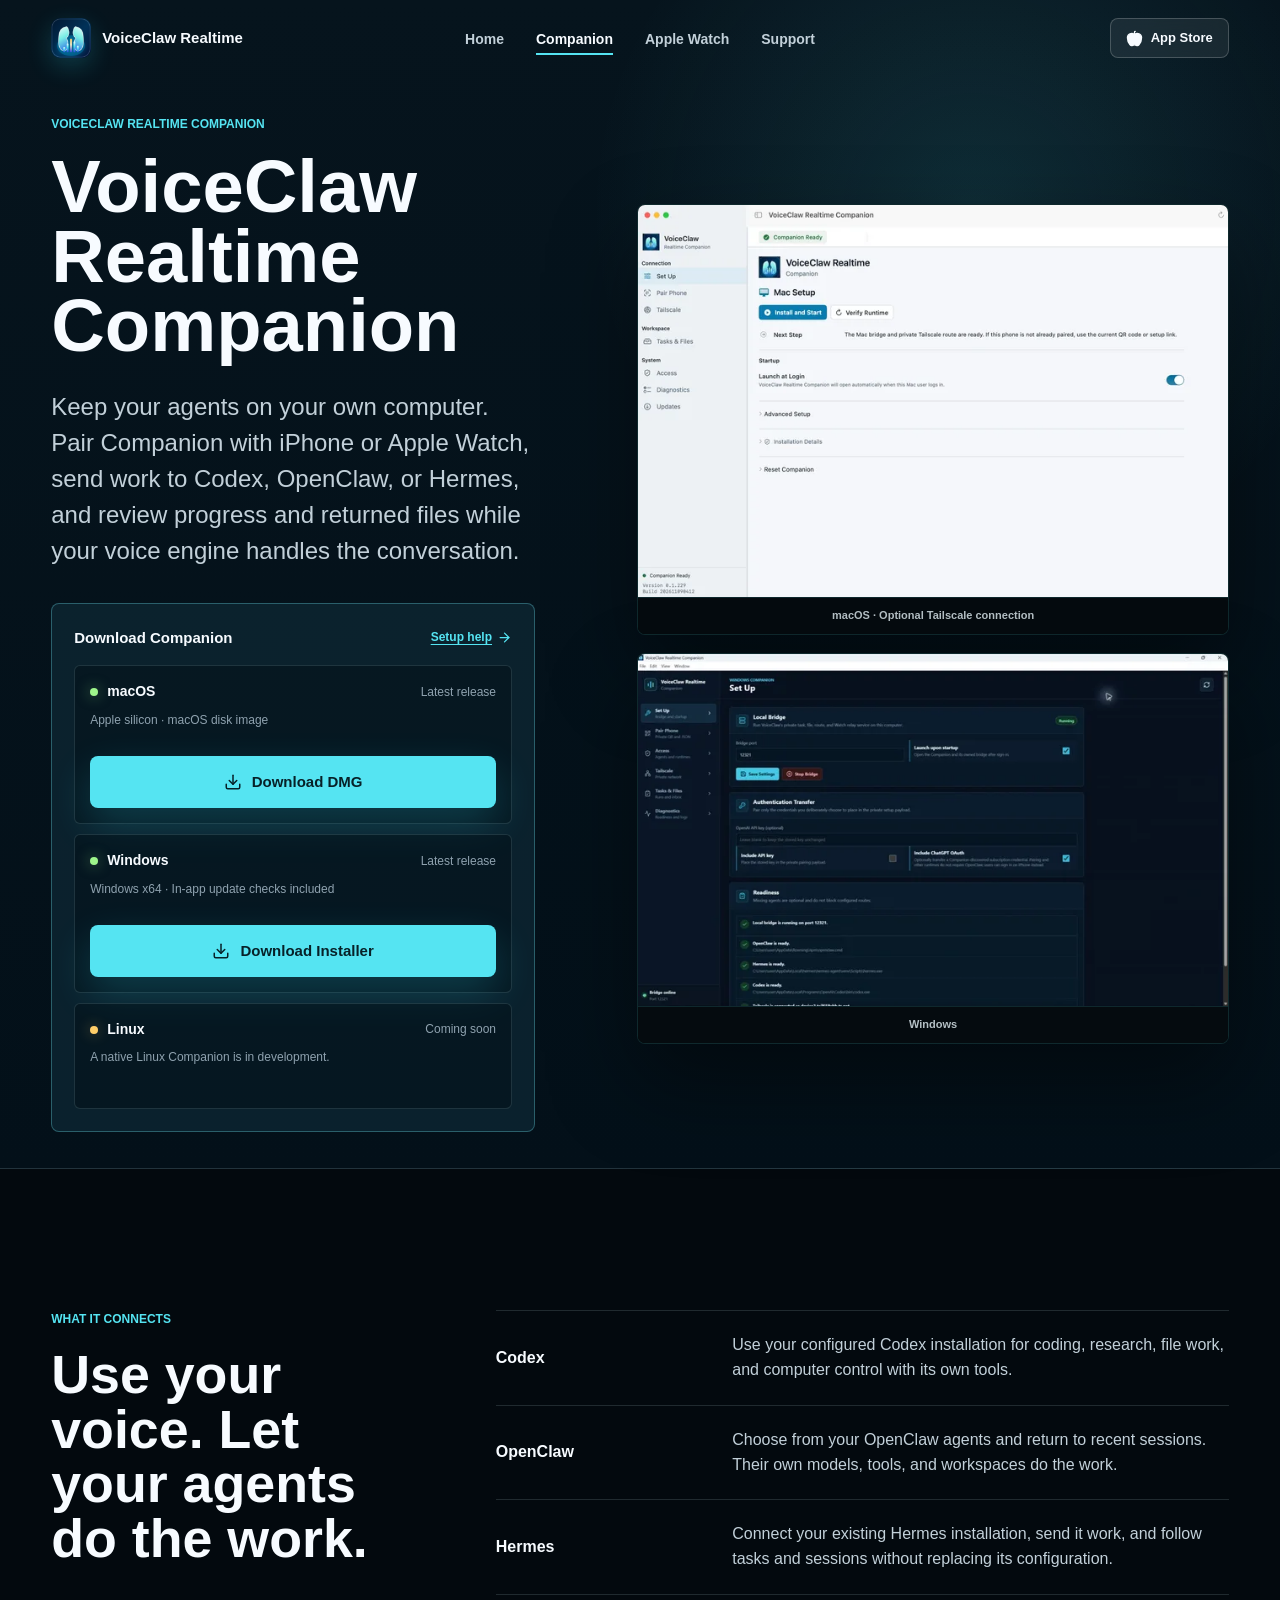
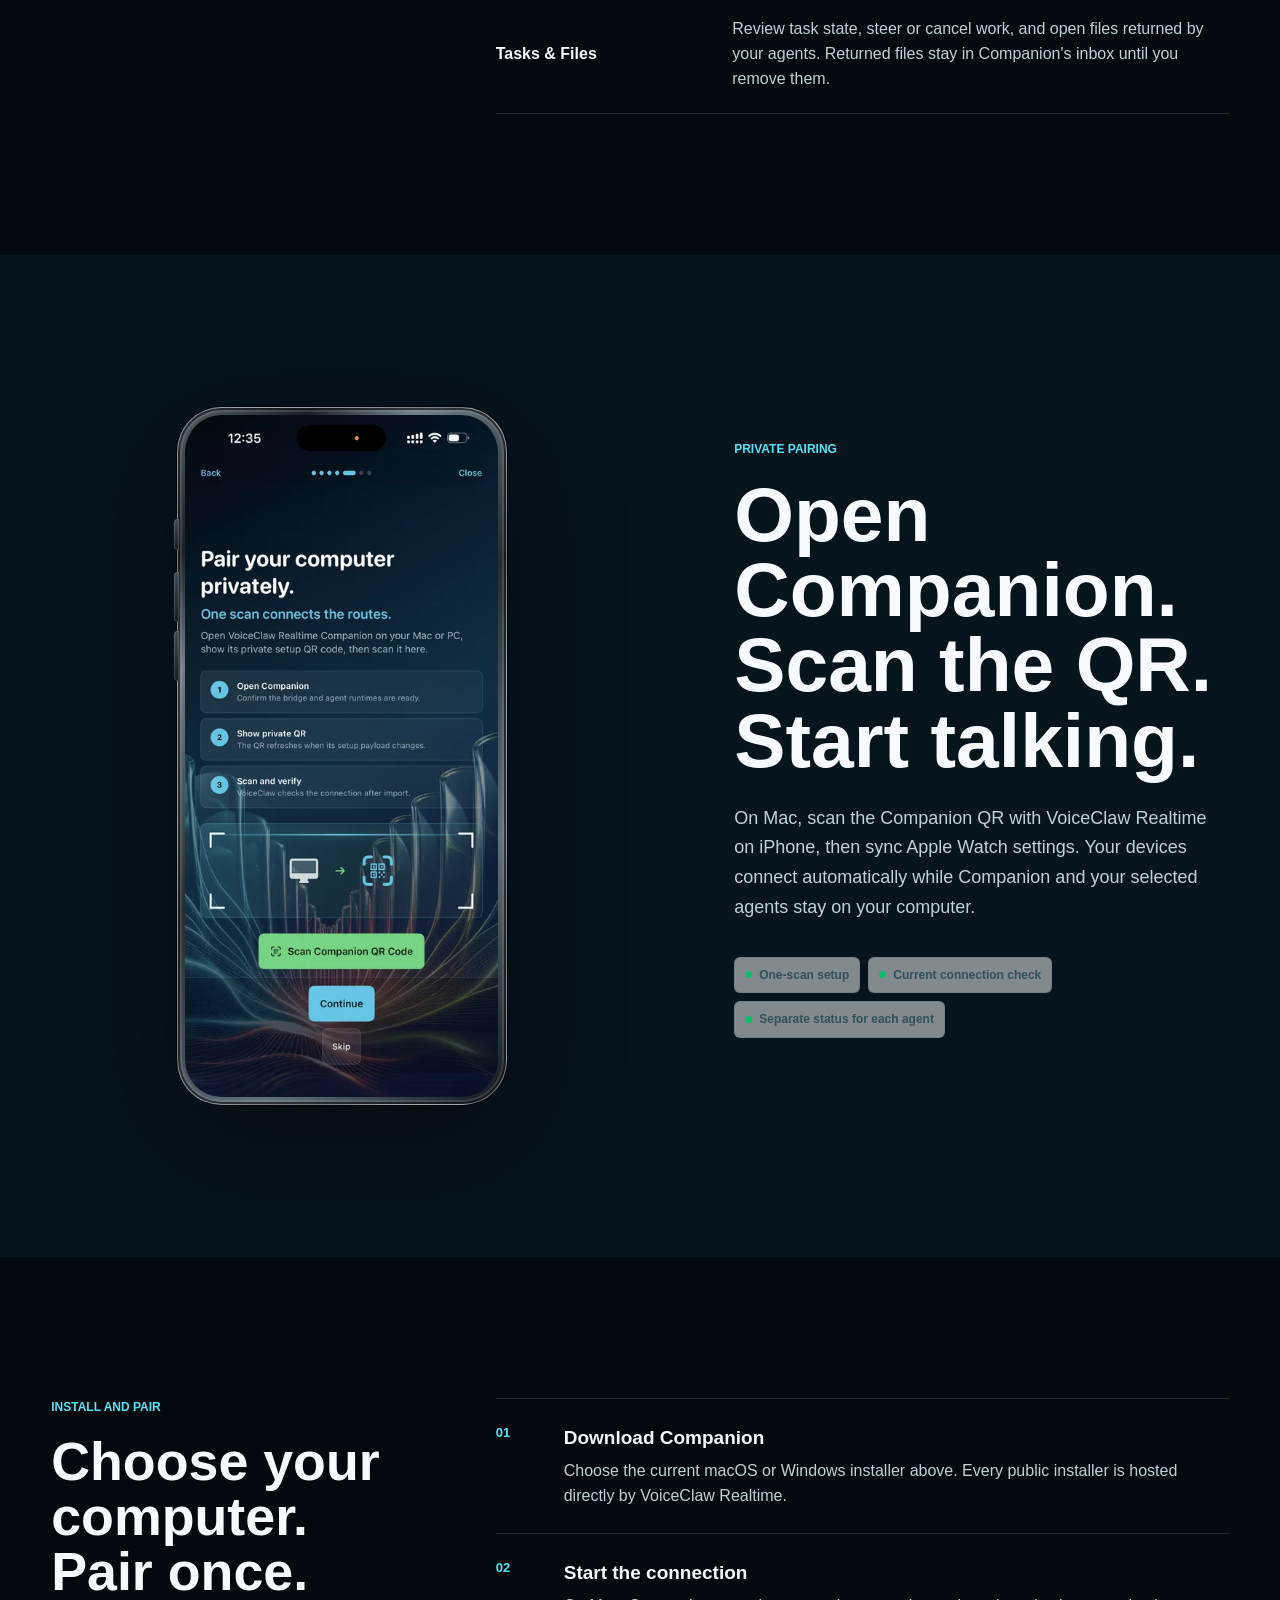
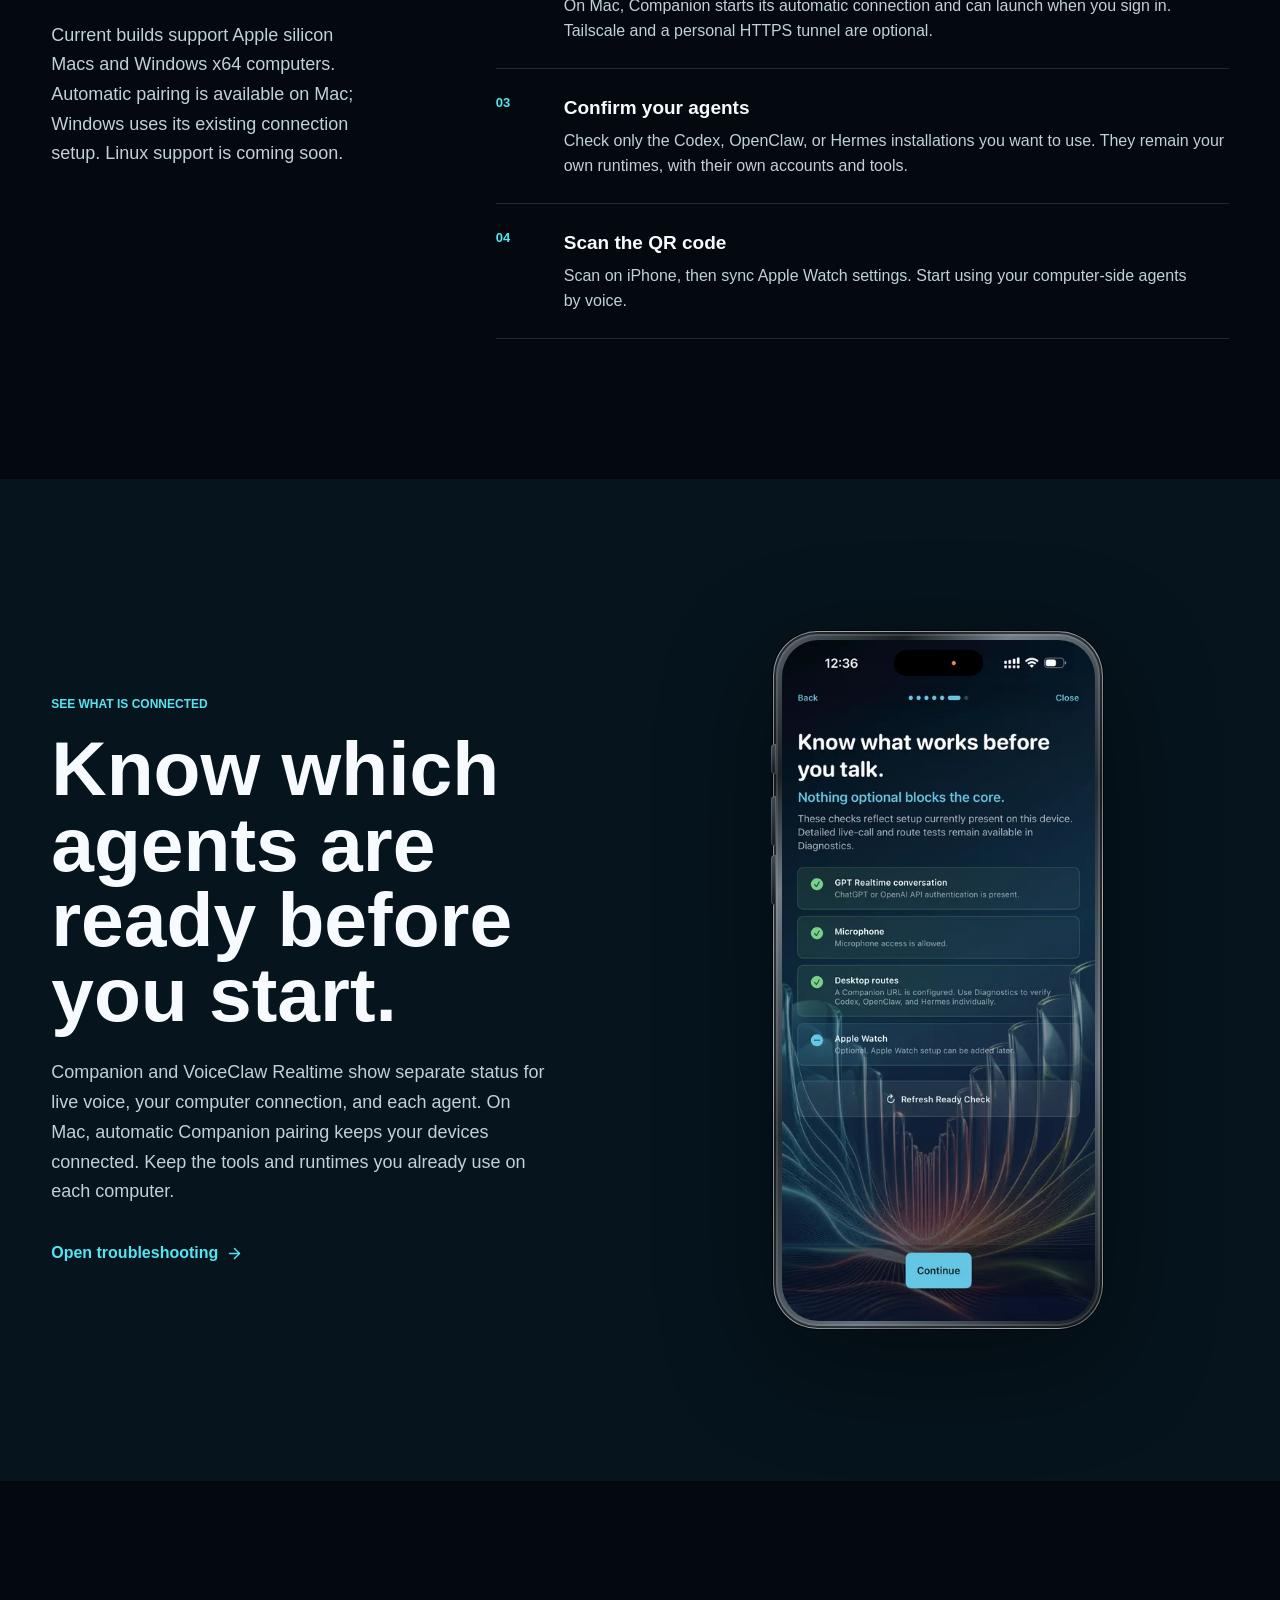
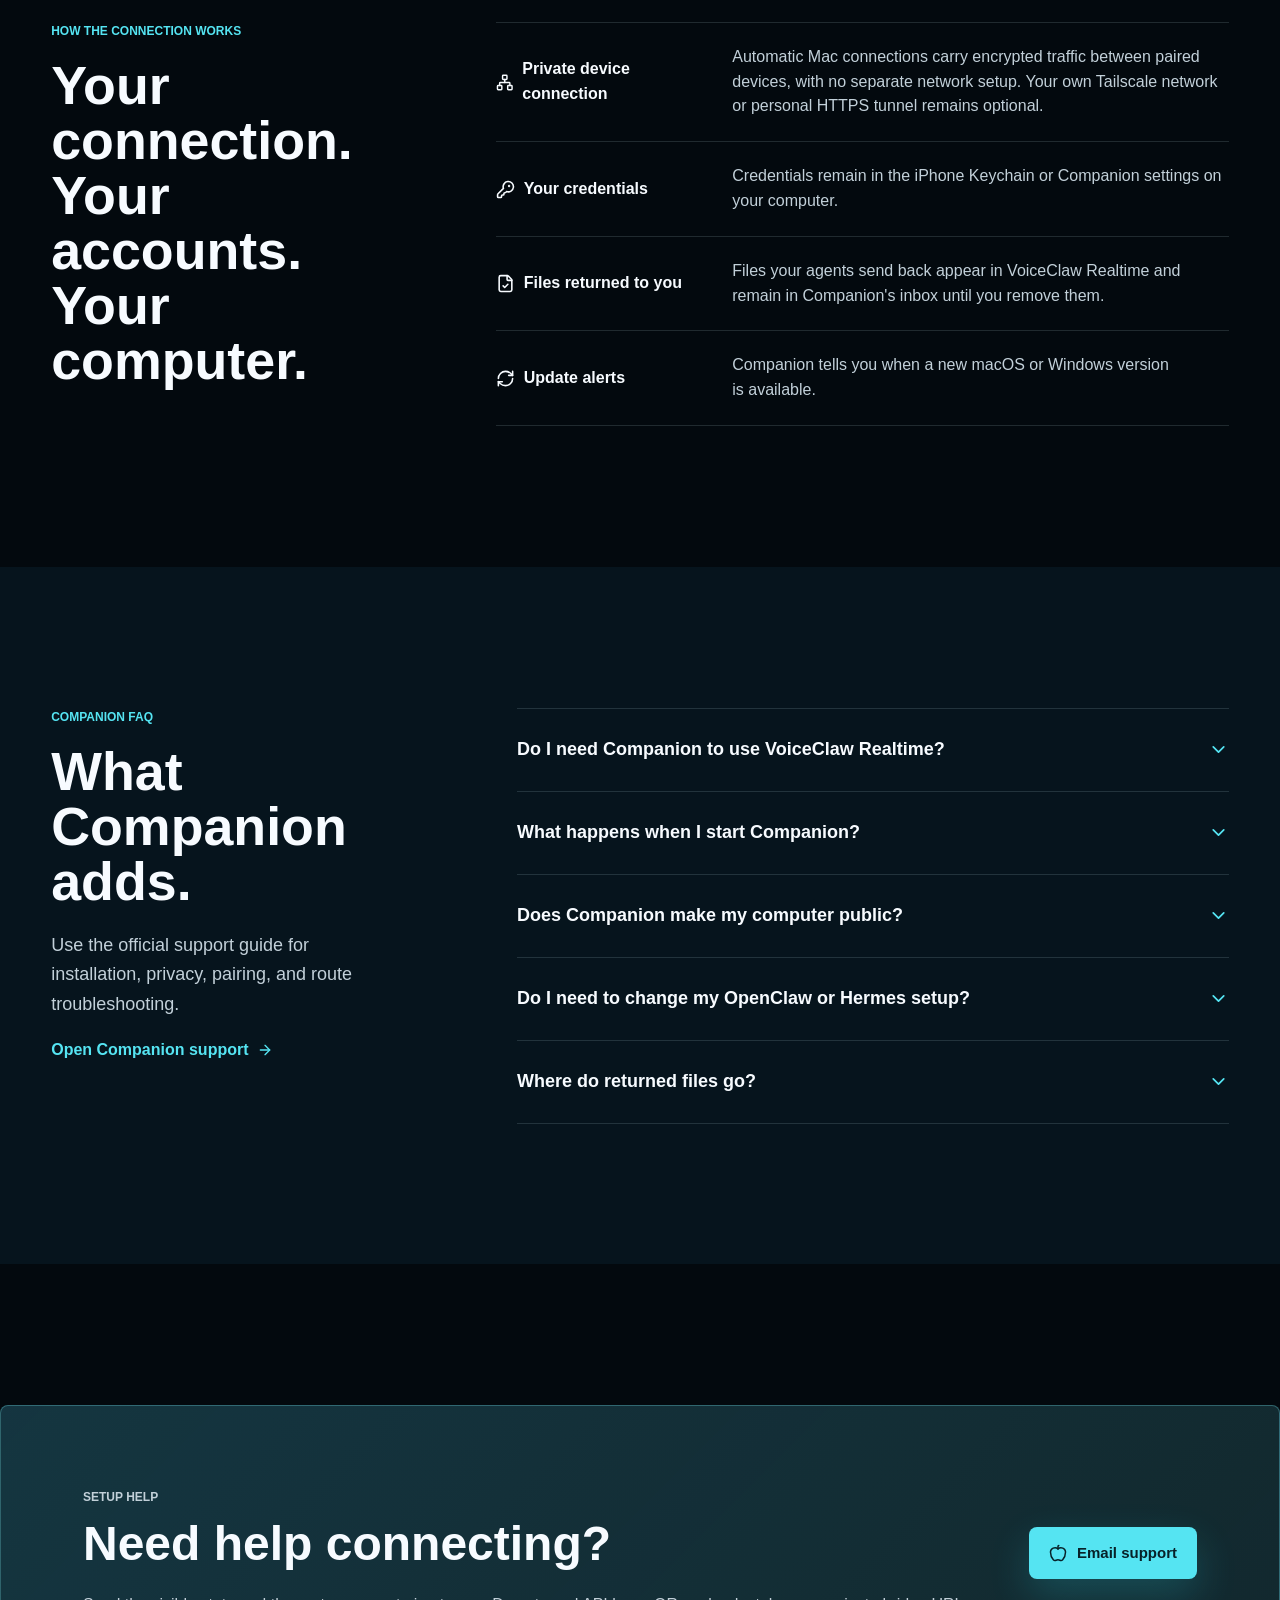
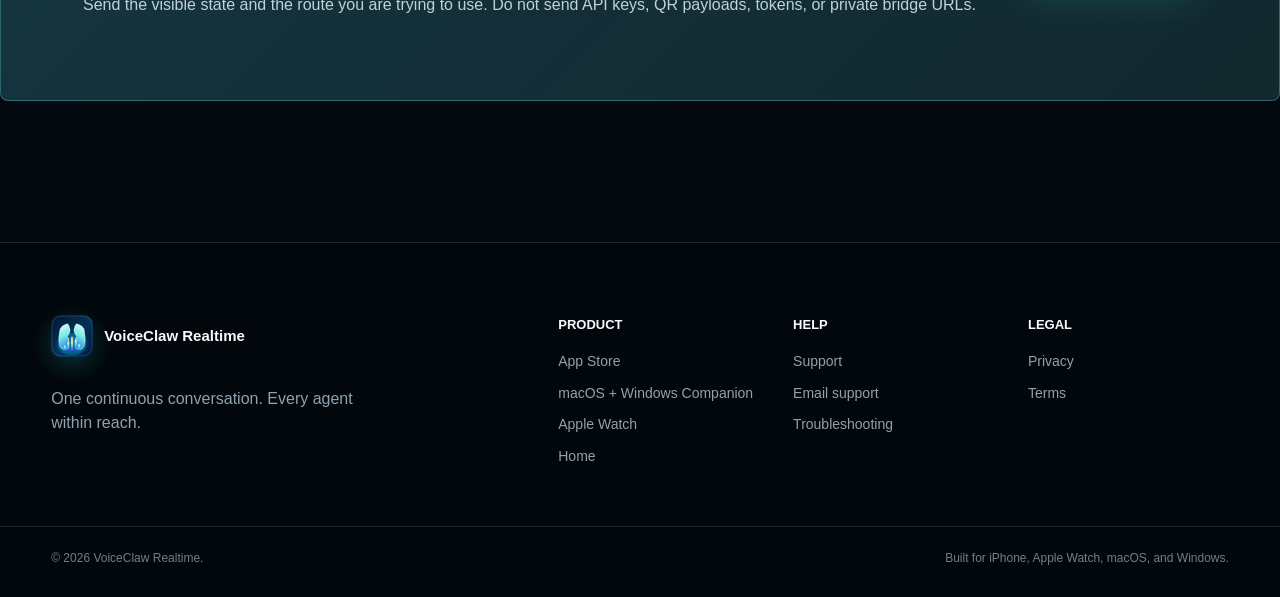
<file: companion/index.html>
<!DOCTYPE html><html lang="en"><head><meta charset="UTF-8"><meta name="viewport" content="width=device-width, initial-scale=1"><meta name="theme-color" content="#06141d"><meta name="color-scheme" content="dark"><meta name="description" content="Download the free VoiceClaw Realtime Companion for macOS or Windows and control Codex, OpenClaw, Hermes, files, and your computer by voice from iPhone or Apple Watch."><meta name="robots" content="index, follow"><link rel="canonical" href="https://voiceclawrealtime.com/companion/"><link rel="icon" type="image/png" sizes="32x32" href="/favicon-32.png"><link rel="apple-touch-icon" href="/apple-touch-icon.png"><link rel="manifest" href="/site.webmanifest"><meta property="og:type" content="website"><meta property="og:site_name" content="VoiceClaw Realtime"><meta property="og:title" content="VoiceClaw Realtime Companion for macOS and Windows"><meta property="og:description" content="Download the free VoiceClaw Realtime Companion for macOS or Windows and control Codex, OpenClaw, Hermes, files, and your computer by voice from iPhone or Apple Watch."><meta property="og:url" content="https://voiceclawrealtime.com/companion/"><meta property="og:image" content="https://voiceclawrealtime.com/og-image.png"><meta name="twitter:card" content="summary_large_image"><meta name="twitter:title" content="VoiceClaw Realtime Companion for macOS and Windows"><meta name="twitter:description" content="Download the free VoiceClaw Realtime Companion for macOS or Windows and control Codex, OpenClaw, Hermes, files, and your computer by voice from iPhone or Apple Watch."><meta name="twitter:image" content="https://voiceclawrealtime.com/og-image.png"><title>VoiceClaw Realtime Companion for macOS and Windows</title><link rel="stylesheet" href="/_astro/SiteLayout.DrzRUML9.css"></head><body><a class="skip-link" href="#main-content">Skip to content</a><header class="site-header" data-header><div class="header-inner"><a class="brand" href="/" aria-label="VoiceClaw Realtime home"><img src="/app-icon.png" alt="" width="40" height="40"><span>VoiceClaw <b>Realtime</b></span></a><button class="menu-toggle" type="button" aria-label="Open navigation" aria-expanded="false" aria-controls="site-nav" data-menu-toggle><svg xmlns="http://www.w3.org/2000/svg" width="22" height="22" viewBox="0 0 24 24" fill="none" stroke="currentColor" stroke-width="2" stroke-linecap="round" stroke-linejoin="round" aria-hidden="true" class="lucide lucide-menu menu-open-icon"><path d="M4 5h16"></path><path d="M4 12h16"></path><path d="M4 19h16"></path></svg><svg xmlns="http://www.w3.org/2000/svg" width="22" height="22" viewBox="0 0 24 24" fill="none" stroke="currentColor" stroke-width="2" stroke-linecap="round" stroke-linejoin="round" aria-hidden="true" class="lucide lucide-x menu-close-icon"><path d="M18 6 6 18"></path><path d="m6 6 12 12"></path></svg></button><nav id="site-nav" class="site-nav" aria-label="Primary navigation" data-menu><a href="/">Home</a><a href="/companion/" aria-current="page">Companion</a><a href="/watch/">Apple Watch</a><a href="/support/">Support</a></nav><a class="header-cta" href="https://apps.apple.com/us/app/voiceclaw-realtime/id6769243723" target="_blank" rel="noreferrer"><svg xmlns="http://www.w3.org/2000/svg" width="17" height="17" viewBox="0 0 24 24" fill="currentColor" stroke="currentColor" stroke-width="1.8" stroke-linecap="round" stroke-linejoin="round" aria-hidden="true" class="lucide lucide-apple"><path d="M12 6.528V3a1 1 0 0 1 1-1h0"></path><path d="M18.237 21A15 15 0 0 0 22 11a6 6 0 0 0-10-4.472A6 6 0 0 0 2 11a15.1 15.1 0 0 0 3.763 10 3 3 0 0 0 3.648.648 5.5 5.5 0 0 1 5.178 0A3 3 0 0 0 18.237 21"></path></svg><span>App Store</span></a></div></header><script type="module">var e=document.querySelector(`[data-header]`),t=document.querySelector(`[data-menu-toggle]`),n=document.querySelector(`[data-menu]`),r=()=>{e?.classList.remove(`menu-is-open`),t?.setAttribute(`aria-expanded`,`false`),t?.setAttribute(`aria-label`,`Open navigation`)};t?.addEventListener(`click`,()=>{let n=!e?.classList.contains(`menu-is-open`);e?.classList.toggle(`menu-is-open`,n),t.setAttribute(`aria-expanded`,String(n)),t.setAttribute(`aria-label`,n?`Close navigation`:`Open navigation`)}),n?.addEventListener(`click`,e=>{e.target.closest(`a`)&&r()}),document.addEventListener(`keydown`,e=>{e.key===`Escape`&&r()});</script><main id="main-content"><section class="page-hero companion-page-hero"><div class="section-inner companion-hero-grid"><div><p class="section-label">VoiceClaw Realtime Companion</p><h1>VoiceClaw Realtime Companion</h1><p class="lead">Keep your agents on your own computer. Pair Companion with iPhone or Apple Watch, send work to Codex, OpenClaw, or Hermes, and review progress and returned files while your voice engine handles the conversation.</p><div class="release-panel"><div class="release-heading"><strong>Download Companion</strong><a href="/support/">Setup help <svg xmlns="http://www.w3.org/2000/svg" width="15" height="15" viewBox="0 0 24 24" fill="none" stroke="currentColor" stroke-width="2" stroke-linecap="round" stroke-linejoin="round" aria-hidden="true" class="lucide lucide-arrow-right"><path d="M5 12h14"></path><path d="m12 5 7 7-7 7"></path></svg></a></div><div class="release-platforms"><article class="release-platform" data-release-panel data-release-manifest="https://downloads.voiceclawrealtime.com/companion/latest.json" data-release-asset="dmg"><div class="release-state"><strong>macOS</strong><span data-release-version>Latest release</span></div><p class="release-meta" data-release-meta>Apple silicon · macOS disk image</p><a class="button button-primary" href="https://downloads.voiceclawrealtime.com/companion/latest/VoiceClawCompanion.dmg" data-release-link><svg xmlns="http://www.w3.org/2000/svg" width="18" height="18" viewBox="0 0 24 24" fill="none" stroke="currentColor" stroke-width="2" stroke-linecap="round" stroke-linejoin="round" aria-hidden="true" class="lucide lucide-download"><path d="M12 15V3"></path><path d="M21 15v4a2 2 0 0 1-2 2H5a2 2 0 0 1-2-2v-4"></path><path d="m7 10 5 5 5-5"></path></svg><span>Download DMG</span></a></article><article class="release-platform" data-release-panel data-release-manifest="https://downloads.voiceclawrealtime.com/companion/windows/latest.json" data-release-asset="installer"><div class="release-state"><strong>Windows</strong><span data-release-version>Latest release</span></div><p class="release-meta" data-release-meta>Windows x64 · In-app update checks included</p><a class="button button-primary" href="https://downloads.voiceclawrealtime.com/companion/windows/latest/VoiceClawRealtimeCompanion.exe" data-release-link><svg xmlns="http://www.w3.org/2000/svg" width="18" height="18" viewBox="0 0 24 24" fill="none" stroke="currentColor" stroke-width="2" stroke-linecap="round" stroke-linejoin="round" aria-hidden="true" class="lucide lucide-download"><path d="M12 15V3"></path><path d="M21 15v4a2 2 0 0 1-2 2H5a2 2 0 0 1-2-2v-4"></path><path d="m7 10 5 5 5-5"></path></svg><span>Download Installer</span></a></article><article class="release-platform linux-release"><div class="release-state"><strong>Linux</strong><span>Coming soon</span></div><p class="release-meta">A native Linux Companion is in development.</p></article></div></div></div><div class="companion-platform-gallery companion-hero-gallery" aria-label="VoiceClaw Realtime Companion on macOS and Windows"><figure class="companion-window companion-setup-window"><img src="/_astro/companion-mac-20261109.DoWx1iEk_QE9RJ.webp" srcset="/_astro/companion-mac-20261109.DoWx1iEk_qzXPm.webp 700w, /_astro/companion-mac-20261109.DoWx1iEk_ZglqLd.webp 1000w, /_astro/companion-mac-20261109.DoWx1iEk_IGder.webp 1400w" alt="VoiceClaw Realtime Companion for macOS showing an optional Tailscale connection" sizes="(max-width: 980px) 92vw, 54vw" loading="eager" fetchpriority="high" decoding="async" width="2530" height="1686"><figcaption>macOS · Optional Tailscale connection</figcaption></figure><figure class="companion-window companion-setup-window"><img src="/_astro/companion-setup-windows.C5hV9aeW_Z1qKgDx.webp" srcset="/_astro/companion-setup-windows.C5hV9aeW_yW9kE.webp 700w, /_astro/companion-setup-windows.C5hV9aeW_Z2whFak.webp 1000w, /_astro/companion-setup-windows.C5hV9aeW_Z1qKgDx.webp 1187w" alt="VoiceClaw Realtime Companion for Windows showing bridge setup and ready Codex, OpenClaw, and Hermes routes" sizes="(max-width: 980px) 92vw, 54vw" loading="eager" decoding="async" width="1187" height="708"><figcaption>Windows</figcaption></figure></div></div></section><section class="companion-mobile-preview" aria-label="VoiceClaw Realtime Companion application previews"><div class="companion-platform-gallery"><figure class="companion-window companion-setup-window"><img src="/_astro/companion-mac-20261109.DoWx1iEk_1uG6zP.webp" srcset="/_astro/companion-mac-20261109.DoWx1iEk_iWTzY.webp 500w, /_astro/companion-mac-20261109.DoWx1iEk_Z2fzQGo.webp 760w" alt="VoiceClaw Realtime Companion for macOS showing an optional Tailscale connection" sizes="calc(100vw - 40px)" loading="lazy" decoding="async" width="2530" height="1686"><figcaption>macOS · Optional Tailscale connection</figcaption></figure><figure class="companion-window companion-setup-window"><img src="/_astro/companion-setup-windows.C5hV9aeW_ZMIjVr.webp" srcset="/_astro/companion-setup-windows.C5hV9aeW_pY4FF.webp 500w, /_astro/companion-setup-windows.C5hV9aeW_Z2mIzHo.webp 760w" alt="VoiceClaw Realtime Companion for Windows" sizes="calc(100vw - 40px)" loading="lazy" decoding="async" width="1187" height="708"><figcaption>Windows</figcaption></figure></div></section><section class="content-section"><div class="section-inner content-grid"><div><p class="section-label">What it connects</p><h2 class="subhead">Use your voice. Let your agents do the work.</h2></div><div class="feature-table"><div class="feature-row"><strong>Codex</strong><p>Use your configured Codex installation for coding, research, file work, and computer control with its own tools.</p></div><div class="feature-row"><strong>OpenClaw</strong><p>Choose from your OpenClaw agents and return to recent sessions. Their own models, tools, and workspaces do the work.</p></div><div class="feature-row"><strong>Hermes</strong><p>Connect your existing Hermes installation, send it work, and follow tasks and sessions without replacing its configuration.</p></div><div class="feature-row"><strong>Tasks &amp; Files</strong><p>Review task state, steer or cancel work, and open files returned by your agents. Returned files stay in Companion's inbox until you remove them.</p></div></div></div></section><section class="content-section alt"><div class="section-inner story-grid reverse"><div class="story-copy"><p class="section-label">Private pairing</p><h2 class="headline">Open Companion. Scan the QR. Start talking.</h2><p class="copy">On Mac, scan the Companion QR with VoiceClaw Realtime on iPhone, then sync Apple Watch settings. Your devices connect automatically while Companion and your selected agents stay on your computer.</p><div class="status-points" aria-label="Pairing safeguards"><span class="status-point"><i></i>One-scan setup</span><span class="status-point"><i></i>Current connection check</span><span class="status-point"><i></i>Separate status for each agent</span></div></div><div class="story-media device-stage device-stage-single"><figure class="device-frame device-frame-iphone story-phone"><div class="device-shell"><div class="device-screen"><img src="/_astro/onboarding-pair.Bd7pVY4E_ZrM2Kl.webp" srcset="/_astro/onboarding-pair.Bd7pVY4E_jEqhD.webp 430w, /_astro/onboarding-pair.Bd7pVY4E_Zje2y8.webp 650w, /_astro/onboarding-pair.Bd7pVY4E_Z1K0b37.webp 820w" alt="VoiceClaw Realtime private Companion pairing screen on iPhone" sizes="(max-width: 980px) 72vw, 420px" loading="lazy" decoding="async" width="1320" height="2868"></div><i class="device-side-button device-side-button-one" aria-hidden="true"></i><i class="device-side-button device-side-button-two" aria-hidden="true"></i><i class="device-side-button device-side-button-three" aria-hidden="true"></i></div></figure></div></div></section><section class="content-section"><div class="section-inner content-grid"><div><p class="section-label">Install and pair</p><h2 class="subhead">Choose your computer. Pair once.</h2><p class="copy">Current builds support Apple silicon Macs and Windows x64 computers. Automatic pairing is available on Mac; Windows uses its existing connection setup. Linux support is coming soon.</p></div><div class="steps"><article class="step"><div><h3>Download Companion</h3><p>Choose the current macOS or Windows installer above. Every public installer is hosted directly by VoiceClaw Realtime.</p></div></article><article class="step"><div><h3>Start the connection</h3><p>On Mac, Companion starts its automatic connection and can launch when you sign in. Tailscale and a personal HTTPS tunnel are optional.</p></div></article><article class="step"><div><h3>Confirm your agents</h3><p>Check only the Codex, OpenClaw, or Hermes installations you want to use. They remain your own runtimes, with their own accounts and tools.</p></div></article><article class="step"><div><h3>Scan the QR code</h3><p>Scan on iPhone, then sync Apple Watch settings. Start using your computer-side agents by voice.</p></div></article></div></div></section><section class="content-section alt"><div class="section-inner story-grid"><div class="story-copy"><p class="section-label">See what is connected</p><h2 class="headline">Know which agents are ready before you start.</h2><p class="copy">Companion and VoiceClaw Realtime show separate status for live voice, your computer connection, and each agent. On Mac, automatic Companion pairing keeps your devices connected. Keep the tools and runtimes you already use on each computer.</p><a class="text-link" href="/support/#troubleshooting">Open troubleshooting <svg xmlns="http://www.w3.org/2000/svg" width="17" height="17" viewBox="0 0 24 24" fill="none" stroke="currentColor" stroke-width="2" stroke-linecap="round" stroke-linejoin="round" aria-hidden="true" class="lucide lucide-arrow-right"><path d="M5 12h14"></path><path d="m12 5 7 7-7 7"></path></svg></a></div><div class="story-media device-stage device-stage-single"><figure class="device-frame device-frame-iphone story-phone"><div class="device-shell"><div class="device-screen"><img src="/_astro/onboarding-ready-check.BTzaqPgc_2w4OoT.webp" srcset="/_astro/onboarding-ready-check.BTzaqPgc_Z2mJ5TV.webp 430w, /_astro/onboarding-ready-check.BTzaqPgc_14juxp.webp 650w, /_astro/onboarding-ready-check.BTzaqPgc_Ujb03.webp 820w" alt="VoiceClaw Realtime ready check showing GPT Realtime, device actions, Companion, OpenClaw, Codex, and Hermes states" sizes="(max-width: 980px) 72vw, 420px" loading="lazy" decoding="async" width="1320" height="2868"></div><i class="device-side-button device-side-button-one" aria-hidden="true"></i><i class="device-side-button device-side-button-two" aria-hidden="true"></i><i class="device-side-button device-side-button-three" aria-hidden="true"></i></div></figure></div></div></section><section class="content-section"><div class="section-inner content-grid"><div><p class="section-label">How the connection works</p><h2 class="subhead">Your connection. Your accounts. Your computer.</h2></div><div class="feature-table"><div class="feature-row"><strong><svg xmlns="http://www.w3.org/2000/svg" width="19" height="19" viewBox="0 0 24 24" fill="none" stroke="currentColor" stroke-width="2" stroke-linecap="round" stroke-linejoin="round" aria-hidden="true" class="lucide lucide-network"><rect x="16" y="16" width="6" height="6" rx="1"></rect><rect x="2" y="16" width="6" height="6" rx="1"></rect><rect x="9" y="2" width="6" height="6" rx="1"></rect><path d="M5 16v-3a1 1 0 0 1 1-1h12a1 1 0 0 1 1 1v3"></path><path d="M12 12V8"></path></svg> Private device connection</strong><p>Automatic Mac connections carry encrypted traffic between paired devices, with no separate network setup. Your own Tailscale network or personal HTTPS tunnel remains optional.</p></div><div class="feature-row"><strong><svg xmlns="http://www.w3.org/2000/svg" width="19" height="19" viewBox="0 0 24 24" fill="none" stroke="currentColor" stroke-width="2" stroke-linecap="round" stroke-linejoin="round" aria-hidden="true" class="lucide lucide-key-round"><path d="M2.586 17.414A2 2 0 0 0 2 18.828V21a1 1 0 0 0 1 1h3a1 1 0 0 0 1-1v-1a1 1 0 0 1 1-1h1a1 1 0 0 0 1-1v-1a1 1 0 0 1 1-1h.172a2 2 0 0 0 1.414-.586l.814-.814a6.5 6.5 0 1 0-4-4z"></path><circle cx="16.5" cy="7.5" r=".5" fill="currentColor"></circle></svg> Your credentials</strong><p>Credentials remain in the iPhone Keychain or Companion settings on your computer.</p></div><div class="feature-row"><strong><svg xmlns="http://www.w3.org/2000/svg" width="19" height="19" viewBox="0 0 24 24" fill="none" stroke="currentColor" stroke-width="2" stroke-linecap="round" stroke-linejoin="round" aria-hidden="true" class="lucide lucide-file-check"><path d="M6 22a2 2 0 0 1-2-2V4a2 2 0 0 1 2-2h8a2.4 2.4 0 0 1 1.704.706l3.588 3.588A2.4 2.4 0 0 1 20 8v12a2 2 0 0 1-2 2z"></path><path d="M14 2v5a1 1 0 0 0 1 1h5"></path><path d="m9 15 2 2 4-4"></path></svg> Files returned to you</strong><p>Files your agents send back appear in VoiceClaw Realtime and remain in Companion's inbox until you remove them.</p></div><div class="feature-row"><strong><svg xmlns="http://www.w3.org/2000/svg" width="19" height="19" viewBox="0 0 24 24" fill="none" stroke="currentColor" stroke-width="2" stroke-linecap="round" stroke-linejoin="round" aria-hidden="true" class="lucide lucide-refresh-cw"><path d="M3 12a9 9 0 0 1 9-9 9.75 9.75 0 0 1 6.74 2.74L21 8"></path><path d="M21 3v5h-5"></path><path d="M21 12a9 9 0 0 1-9 9 9.75 9.75 0 0 1-6.74-2.74L3 16"></path><path d="M8 16H3v5"></path></svg> Update alerts</strong><p>Companion tells you when a new macOS or Windows version is available.</p></div></div></div></section><section class="faq-section"><div class="section-inner faq-layout"><div><p class="section-label">Companion FAQ</p><h2 class="subhead">What Companion adds.</h2><p class="copy">Use the official support guide for installation, privacy, pairing, and route troubleshooting.</p><a class="text-link" href="/support/">Open Companion support <svg xmlns="http://www.w3.org/2000/svg" width="16" height="16" viewBox="0 0 24 24" fill="none" stroke="currentColor" stroke-width="2" stroke-linecap="round" stroke-linejoin="round" aria-hidden="true" class="lucide lucide-arrow-right"><path d="M5 12h14"></path><path d="m12 5 7 7-7 7"></path></svg></a></div><div class="faq-list"><details><summary><span>Do I need Companion to use VoiceClaw Realtime?</span><svg xmlns="http://www.w3.org/2000/svg" width="21" height="21" viewBox="0 0 24 24" fill="none" stroke="currentColor" stroke-width="2" stroke-linecap="round" stroke-linejoin="round" aria-hidden="true" class="lucide lucide-chevron-down"><path d="m6 9 6 6 6-6"></path></svg></summary><p>No. Direct connections for GPT Live, GPT Realtime, and GPT Direct provide voice, deeper intelligence, and live web search on iPhone or Apple Watch without a desktop Companion. Local iPhone actions also work without it. Add Companion for Codex, OpenClaw, and Hermes on your computer.</p></details><details><summary><span>What happens when I start Companion?</span><svg xmlns="http://www.w3.org/2000/svg" width="21" height="21" viewBox="0 0 24 24" fill="none" stroke="currentColor" stroke-width="2" stroke-linecap="round" stroke-linejoin="round" aria-hidden="true" class="lucide lucide-chevron-down"><path d="m6 9 6 6 6-6"></path></svg></summary><p>On Mac, Companion starts its automatic connection and can open when you sign in. Pair by scanning its QR on iPhone, then sync Apple Watch settings. Tailscale and a personal HTTPS tunnel are optional alternatives.</p></details><details><summary><span>Does Companion make my computer public?</span><svg xmlns="http://www.w3.org/2000/svg" width="21" height="21" viewBox="0 0 24 24" fill="none" stroke="currentColor" stroke-width="2" stroke-linecap="round" stroke-linejoin="round" aria-hidden="true" class="lucide lucide-chevron-down"><path d="m6 9 6 6 6-6"></path></svg></summary><p>Automatic Mac connections are encrypted and limited to paired devices; you do not need to open a router port or create a public HTTPS endpoint. You can alternatively use your own Tailscale network or personal HTTPS bridge. Keep your pairing QR private.</p></details><details><summary><span>Do I need to change my OpenClaw or Hermes setup?</span><svg xmlns="http://www.w3.org/2000/svg" width="21" height="21" viewBox="0 0 24 24" fill="none" stroke="currentColor" stroke-width="2" stroke-linecap="round" stroke-linejoin="round" aria-hidden="true" class="lucide lucide-chevron-down"><path d="m6 9 6 6 6-6"></path></svg></summary><p>Keep the agent installations, accounts, models, and tools you already use. Connect the agents you want in Companion, and each keeps its own workspace and configuration.</p></details><details><summary><span>Where do returned files go?</span><svg xmlns="http://www.w3.org/2000/svg" width="21" height="21" viewBox="0 0 24 24" fill="none" stroke="currentColor" stroke-width="2" stroke-linecap="round" stroke-linejoin="round" aria-hidden="true" class="lucide lucide-chevron-down"><path d="m6 9 6 6 6-6"></path></svg></summary><p>Files sent back by your agents appear under Files Received in VoiceClaw Realtime and remain in Companion&#39;s inbox on your computer until you remove them.</p></details></div></div></section><section class="content-section"><div class="section-inner support-contact"><div><p class="section-label">Setup help</p><h2>Need help connecting?</h2><p>Send the visible state and the route you are trying to use. Do not send API keys, QR payloads, tokens, or private bridge URLs.</p></div><a class="button button-primary" href="mailto:support@voiceclawrealtime.com?subject=VoiceClaw%20Realtime%20Companion%20support"><svg xmlns="http://www.w3.org/2000/svg" width="18" height="18" viewBox="0 0 24 24" fill="none" stroke="currentColor" stroke-width="2" stroke-linecap="round" stroke-linejoin="round" aria-hidden="true" class="lucide lucide-apple"><path d="M12 6.528V3a1 1 0 0 1 1-1h0"></path><path d="M18.237 21A15 15 0 0 0 22 11a6 6 0 0 0-10-4.472A6 6 0 0 0 2 11a15.1 15.1 0 0 0 3.763 10 3 3 0 0 0 3.648.648 5.5 5.5 0 0 1 5.178 0A3 3 0 0 0 18.237 21"></path></svg><span>Email support</span></a></div></section><script type="module">document.querySelectorAll(`[data-release-panel]`).forEach(e=>{let t=e.dataset.releaseManifest,n=e.dataset.releaseAsset,r=e.querySelector(`[data-release-version]`),i=e.querySelector(`[data-release-meta]`),a=e.querySelector(`[data-release-link]`);!t||!n||fetch(t,{cache:`no-store`,headers:{Accept:`application/json`}}).then(e=>{if(!e.ok)throw Error(`Release lookup failed`);return e.json()}).then(e=>{let t=e[n];if(e.schema!==1||!t?.url)throw Error(`Release manifest is incomplete`);if(r&&(r.textContent=e.releaseTag||`Latest`),a&&(a.href=t.url),i&&t.name&&typeof t.size==`number`){let e=Math.round(t.size/1024/1024*10)/10,r=n===`dmg`?`macOS disk image`:`Windows x64 installer with in-app update checks`;i.textContent=`${t.name} · ${e} MB · ${r}`}}).catch(()=>{r&&(r.textContent=`Latest release`)})});</script></main><footer class="site-footer"><div class="footer-inner"><div class="footer-brand"><a class="brand" href="/" aria-label="VoiceClaw Realtime home"><img src="/app-icon.png" alt="" width="42" height="42" loading="lazy"><span>VoiceClaw <b>Realtime</b></span></a><p>One continuous conversation. Every agent within reach.</p></div><div class="footer-links"><div><h2>Product</h2><a href="https://apps.apple.com/us/app/voiceclaw-realtime/id6769243723" target="_blank" rel="noreferrer">App Store</a><a href="/companion/">macOS + Windows Companion</a><a href="/watch/">Apple Watch</a><a href="/">Home</a></div><div><h2>Help</h2><a href="/support/">Support</a><a href="mailto:support@voiceclawrealtime.com">Email support</a><a href="/support/#troubleshooting">Troubleshooting</a></div><div><h2>Legal</h2><a href="/privacy/">Privacy</a><a href="/terms/">Terms</a></div></div></div><div class="footer-bottom"><span>&copy; 2026 VoiceClaw Realtime.</span><span>Built for iPhone, Apple Watch, macOS, and Windows.</span></div></footer></body></html>
</file>
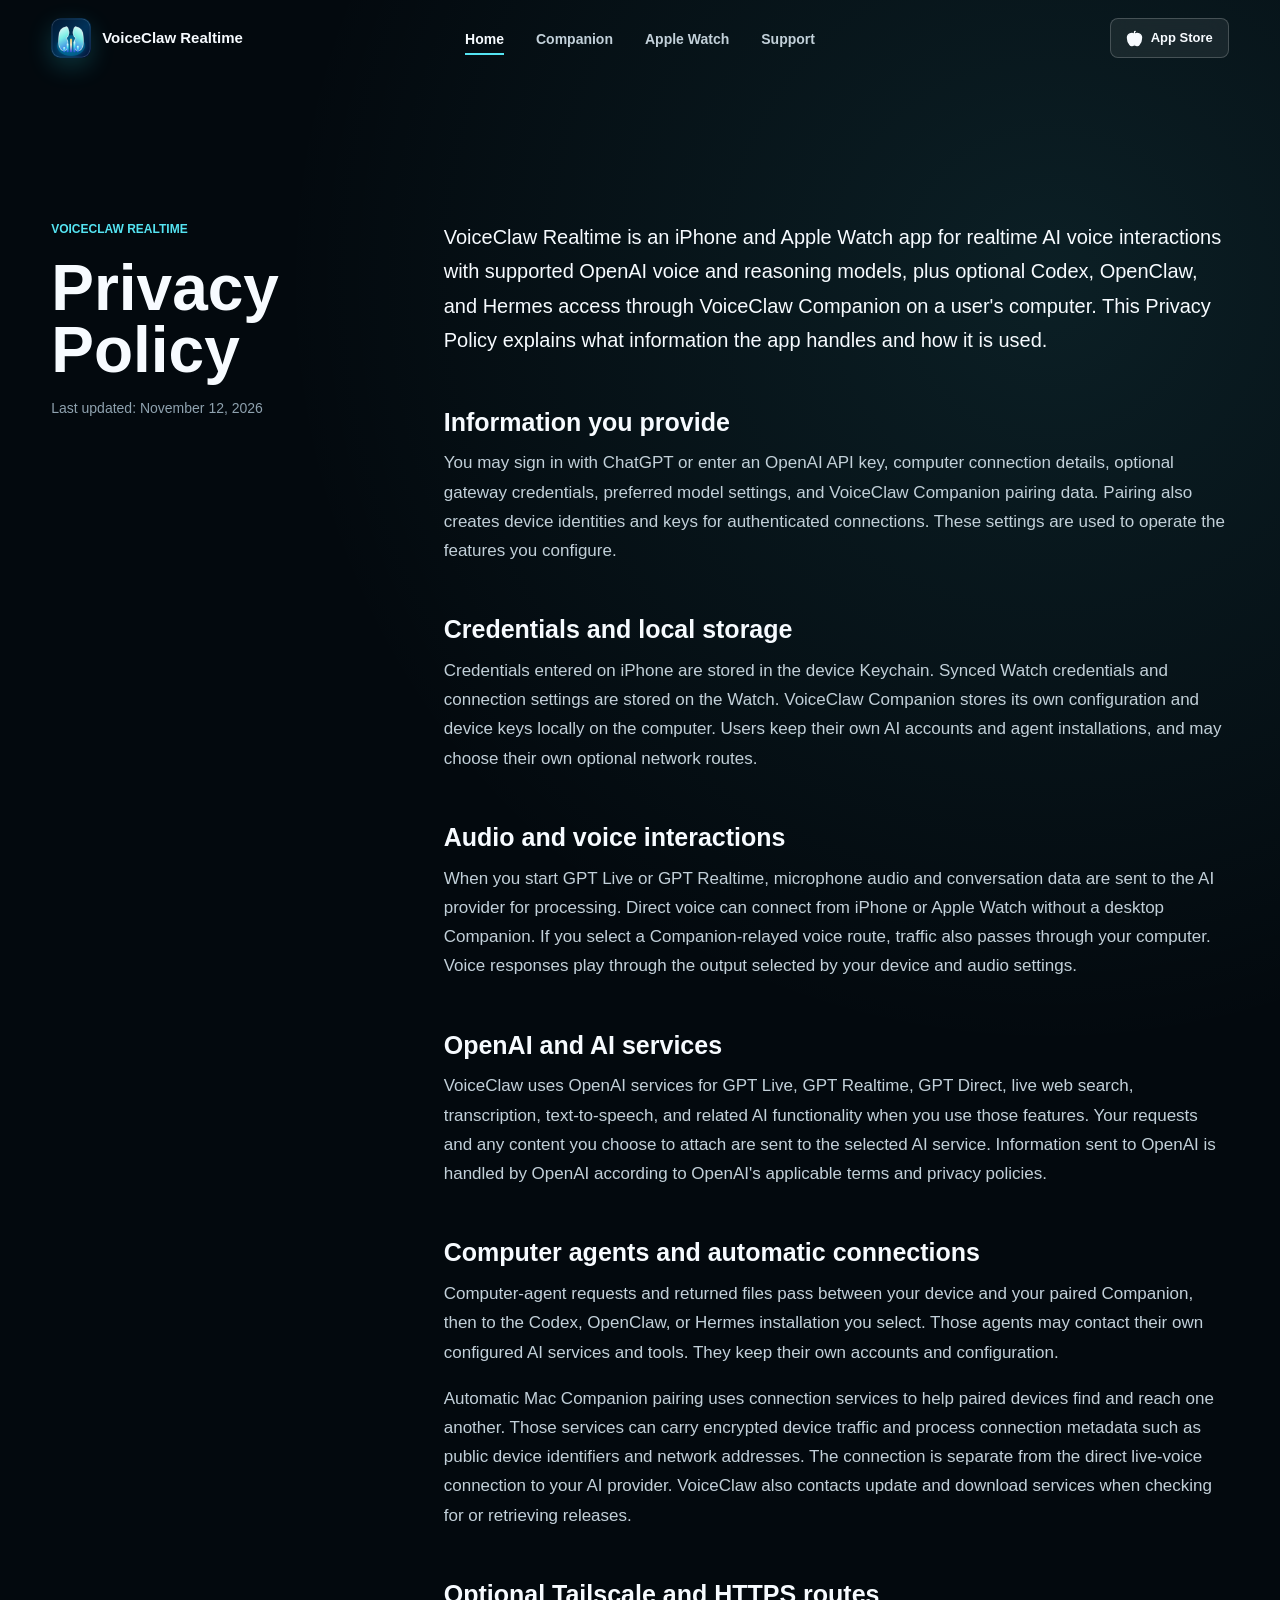
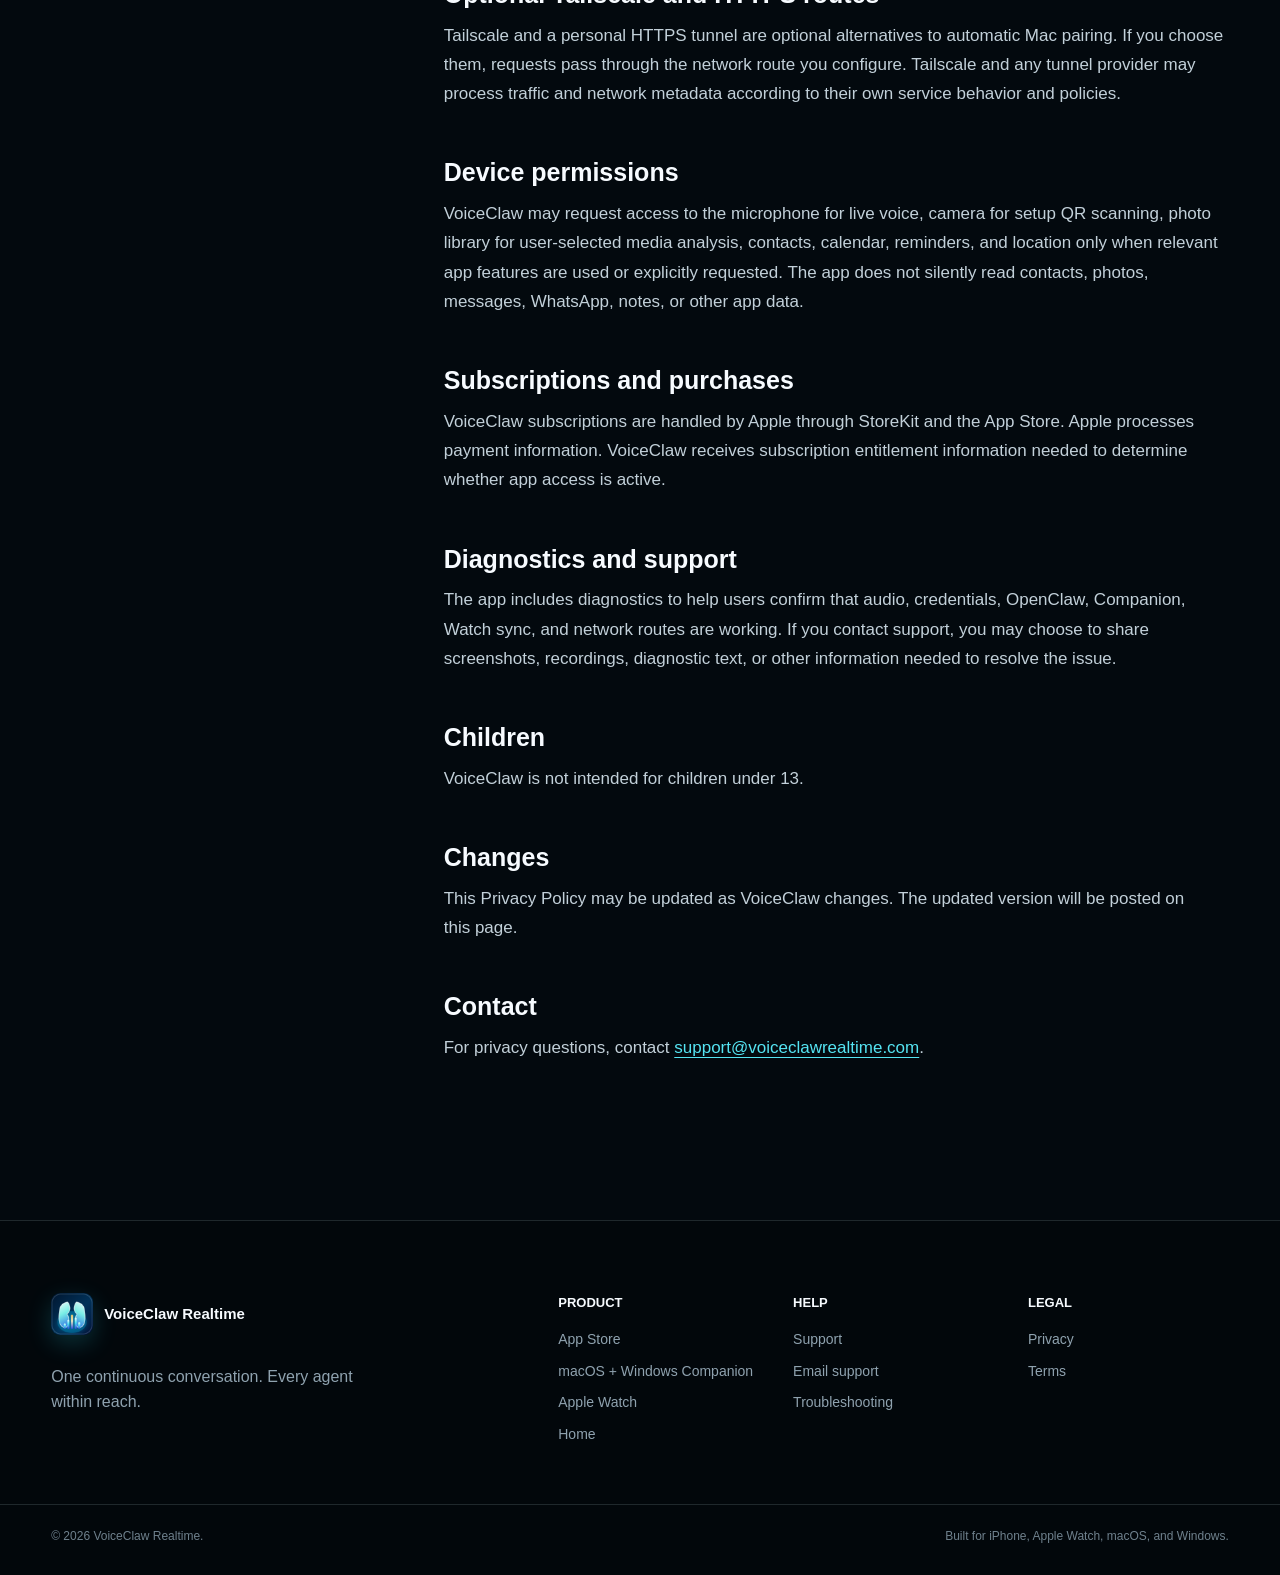
<file: privacy/index.html>
<!DOCTYPE html><html lang="en"><head><meta charset="UTF-8"><meta name="viewport" content="width=device-width, initial-scale=1"><meta name="theme-color" content="#06141d"><meta name="color-scheme" content="dark"><meta name="description" content="How VoiceClaw Realtime handles credentials, audio, diagnostics, AI providers, automatic Companion connections, and optional network routes."><meta name="robots" content="index, follow"><link rel="canonical" href="https://voiceclawrealtime.com/privacy/"><link rel="icon" type="image/png" sizes="32x32" href="/favicon-32.png"><link rel="apple-touch-icon" href="/apple-touch-icon.png"><link rel="manifest" href="/site.webmanifest"><meta property="og:type" content="website"><meta property="og:site_name" content="VoiceClaw Realtime"><meta property="og:title" content="VoiceClaw Realtime Privacy Policy"><meta property="og:description" content="How VoiceClaw Realtime handles credentials, audio, diagnostics, AI providers, automatic Companion connections, and optional network routes."><meta property="og:url" content="https://voiceclawrealtime.com/privacy/"><meta property="og:image" content="https://voiceclawrealtime.com/og-image.png"><meta name="twitter:card" content="summary_large_image"><meta name="twitter:title" content="VoiceClaw Realtime Privacy Policy"><meta name="twitter:description" content="How VoiceClaw Realtime handles credentials, audio, diagnostics, AI providers, automatic Companion connections, and optional network routes."><meta name="twitter:image" content="https://voiceclawrealtime.com/og-image.png"><title>VoiceClaw Realtime Privacy Policy</title><link rel="stylesheet" href="/_astro/SiteLayout.DrzRUML9.css"></head><body><a class="skip-link" href="#main-content">Skip to content</a><header class="site-header" data-header><div class="header-inner"><a class="brand" href="/" aria-label="VoiceClaw Realtime home"><img src="/app-icon.png" alt="" width="40" height="40"><span>VoiceClaw <b>Realtime</b></span></a><button class="menu-toggle" type="button" aria-label="Open navigation" aria-expanded="false" aria-controls="site-nav" data-menu-toggle><svg xmlns="http://www.w3.org/2000/svg" width="22" height="22" viewBox="0 0 24 24" fill="none" stroke="currentColor" stroke-width="2" stroke-linecap="round" stroke-linejoin="round" aria-hidden="true" class="lucide lucide-menu menu-open-icon"><path d="M4 5h16"></path><path d="M4 12h16"></path><path d="M4 19h16"></path></svg><svg xmlns="http://www.w3.org/2000/svg" width="22" height="22" viewBox="0 0 24 24" fill="none" stroke="currentColor" stroke-width="2" stroke-linecap="round" stroke-linejoin="round" aria-hidden="true" class="lucide lucide-x menu-close-icon"><path d="M18 6 6 18"></path><path d="m6 6 12 12"></path></svg></button><nav id="site-nav" class="site-nav" aria-label="Primary navigation" data-menu><a href="/" aria-current="page">Home</a><a href="/companion/">Companion</a><a href="/watch/">Apple Watch</a><a href="/support/">Support</a></nav><a class="header-cta" href="https://apps.apple.com/us/app/voiceclaw-realtime/id6769243723" target="_blank" rel="noreferrer"><svg xmlns="http://www.w3.org/2000/svg" width="17" height="17" viewBox="0 0 24 24" fill="currentColor" stroke="currentColor" stroke-width="1.8" stroke-linecap="round" stroke-linejoin="round" aria-hidden="true" class="lucide lucide-apple"><path d="M12 6.528V3a1 1 0 0 1 1-1h0"></path><path d="M18.237 21A15 15 0 0 0 22 11a6 6 0 0 0-10-4.472A6 6 0 0 0 2 11a15.1 15.1 0 0 0 3.763 10 3 3 0 0 0 3.648.648 5.5 5.5 0 0 1 5.178 0A3 3 0 0 0 18.237 21"></path></svg><span>App Store</span></a></div></header><script type="module">var e=document.querySelector(`[data-header]`),t=document.querySelector(`[data-menu-toggle]`),n=document.querySelector(`[data-menu]`),r=()=>{e?.classList.remove(`menu-is-open`),t?.setAttribute(`aria-expanded`,`false`),t?.setAttribute(`aria-label`,`Open navigation`)};t?.addEventListener(`click`,()=>{let n=!e?.classList.contains(`menu-is-open`);e?.classList.toggle(`menu-is-open`,n),t.setAttribute(`aria-expanded`,String(n)),t.setAttribute(`aria-label`,n?`Close navigation`:`Open navigation`)}),n?.addEventListener(`click`,e=>{e.target.closest(`a`)&&r()}),document.addEventListener(`keydown`,e=>{e.key===`Escape`&&r()});</script><main id="main-content"><section class="legal-shell"><div class="section-inner legal-layout"><aside class="legal-aside"><p class="section-label">VoiceClaw Realtime</p><h1>Privacy Policy</h1><p class="legal-updated">Last updated: November 12, 2026</p></aside><article class="legal-document"><p>VoiceClaw Realtime is an iPhone and Apple Watch app for realtime AI voice interactions with supported OpenAI voice and reasoning models, plus optional Codex, OpenClaw, and Hermes access through VoiceClaw Companion on a user's computer. This Privacy Policy explains what information the app handles and how it is used.</p><h2>Information you provide</h2><p>You may sign in with ChatGPT or enter an OpenAI API key, computer connection details, optional gateway credentials, preferred model settings, and VoiceClaw Companion pairing data. Pairing also creates device identities and keys for authenticated connections. These settings are used to operate the features you configure.</p><h2>Credentials and local storage</h2><p>Credentials entered on iPhone are stored in the device Keychain. Synced Watch credentials and connection settings are stored on the Watch. VoiceClaw Companion stores its own configuration and device keys locally on the computer. Users keep their own AI accounts and agent installations, and may choose their own optional network routes.</p><h2>Audio and voice interactions</h2><p>When you start GPT Live or GPT Realtime, microphone audio and conversation data are sent to the AI provider for processing. Direct voice can connect from iPhone or Apple Watch without a desktop Companion. If you select a Companion-relayed voice route, traffic also passes through your computer. Voice responses play through the output selected by your device and audio settings.</p><h2>OpenAI and AI services</h2><p>VoiceClaw uses OpenAI services for GPT Live, GPT Realtime, GPT Direct, live web search, transcription, text-to-speech, and related AI functionality when you use those features. Your requests and any content you choose to attach are sent to the selected AI service. Information sent to OpenAI is handled by OpenAI according to OpenAI's applicable terms and privacy policies.</p><h2>Computer agents and automatic connections</h2><p>Computer-agent requests and returned files pass between your device and your paired Companion, then to the Codex, OpenClaw, or Hermes installation you select. Those agents may contact their own configured AI services and tools. They keep their own accounts and configuration.</p><p>Automatic Mac Companion pairing uses connection services to help paired devices find and reach one another. Those services can carry encrypted device traffic and process connection metadata such as public device identifiers and network addresses. The connection is separate from the direct live-voice connection to your AI provider. VoiceClaw also contacts update and download services when checking for or retrieving releases.</p><h2>Optional Tailscale and HTTPS routes</h2><p>Tailscale and a personal HTTPS tunnel are optional alternatives to automatic Mac pairing. If you choose them, requests pass through the network route you configure. Tailscale and any tunnel provider may process traffic and network metadata according to their own service behavior and policies.</p><h2>Device permissions</h2><p>VoiceClaw may request access to the microphone for live voice, camera for setup QR scanning, photo library for user-selected media analysis, contacts, calendar, reminders, and location only when relevant app features are used or explicitly requested. The app does not silently read contacts, photos, messages, WhatsApp, notes, or other app data.</p><h2>Subscriptions and purchases</h2><p>VoiceClaw subscriptions are handled by Apple through StoreKit and the App Store. Apple processes payment information. VoiceClaw receives subscription entitlement information needed to determine whether app access is active.</p><h2>Diagnostics and support</h2><p>The app includes diagnostics to help users confirm that audio, credentials, OpenClaw, Companion, Watch sync, and network routes are working. If you contact support, you may choose to share screenshots, recordings, diagnostic text, or other information needed to resolve the issue.</p><h2>Children</h2><p>VoiceClaw is not intended for children under 13.</p><h2>Changes</h2><p>This Privacy Policy may be updated as VoiceClaw changes. The updated version will be posted on this page.</p><h2>Contact</h2><p>For privacy questions, contact <a href="mailto:support@voiceclawrealtime.com">support@voiceclawrealtime.com</a>.</p></article></div></section></main><footer class="site-footer"><div class="footer-inner"><div class="footer-brand"><a class="brand" href="/" aria-label="VoiceClaw Realtime home"><img src="/app-icon.png" alt="" width="42" height="42" loading="lazy"><span>VoiceClaw <b>Realtime</b></span></a><p>One continuous conversation. Every agent within reach.</p></div><div class="footer-links"><div><h2>Product</h2><a href="https://apps.apple.com/us/app/voiceclaw-realtime/id6769243723" target="_blank" rel="noreferrer">App Store</a><a href="/companion/">macOS + Windows Companion</a><a href="/watch/">Apple Watch</a><a href="/">Home</a></div><div><h2>Help</h2><a href="/support/">Support</a><a href="mailto:support@voiceclawrealtime.com">Email support</a><a href="/support/#troubleshooting">Troubleshooting</a></div><div><h2>Legal</h2><a href="/privacy/">Privacy</a><a href="/terms/">Terms</a></div></div></div><div class="footer-bottom"><span>&copy; 2026 VoiceClaw Realtime.</span><span>Built for iPhone, Apple Watch, macOS, and Windows.</span></div></footer></body></html>
</file>
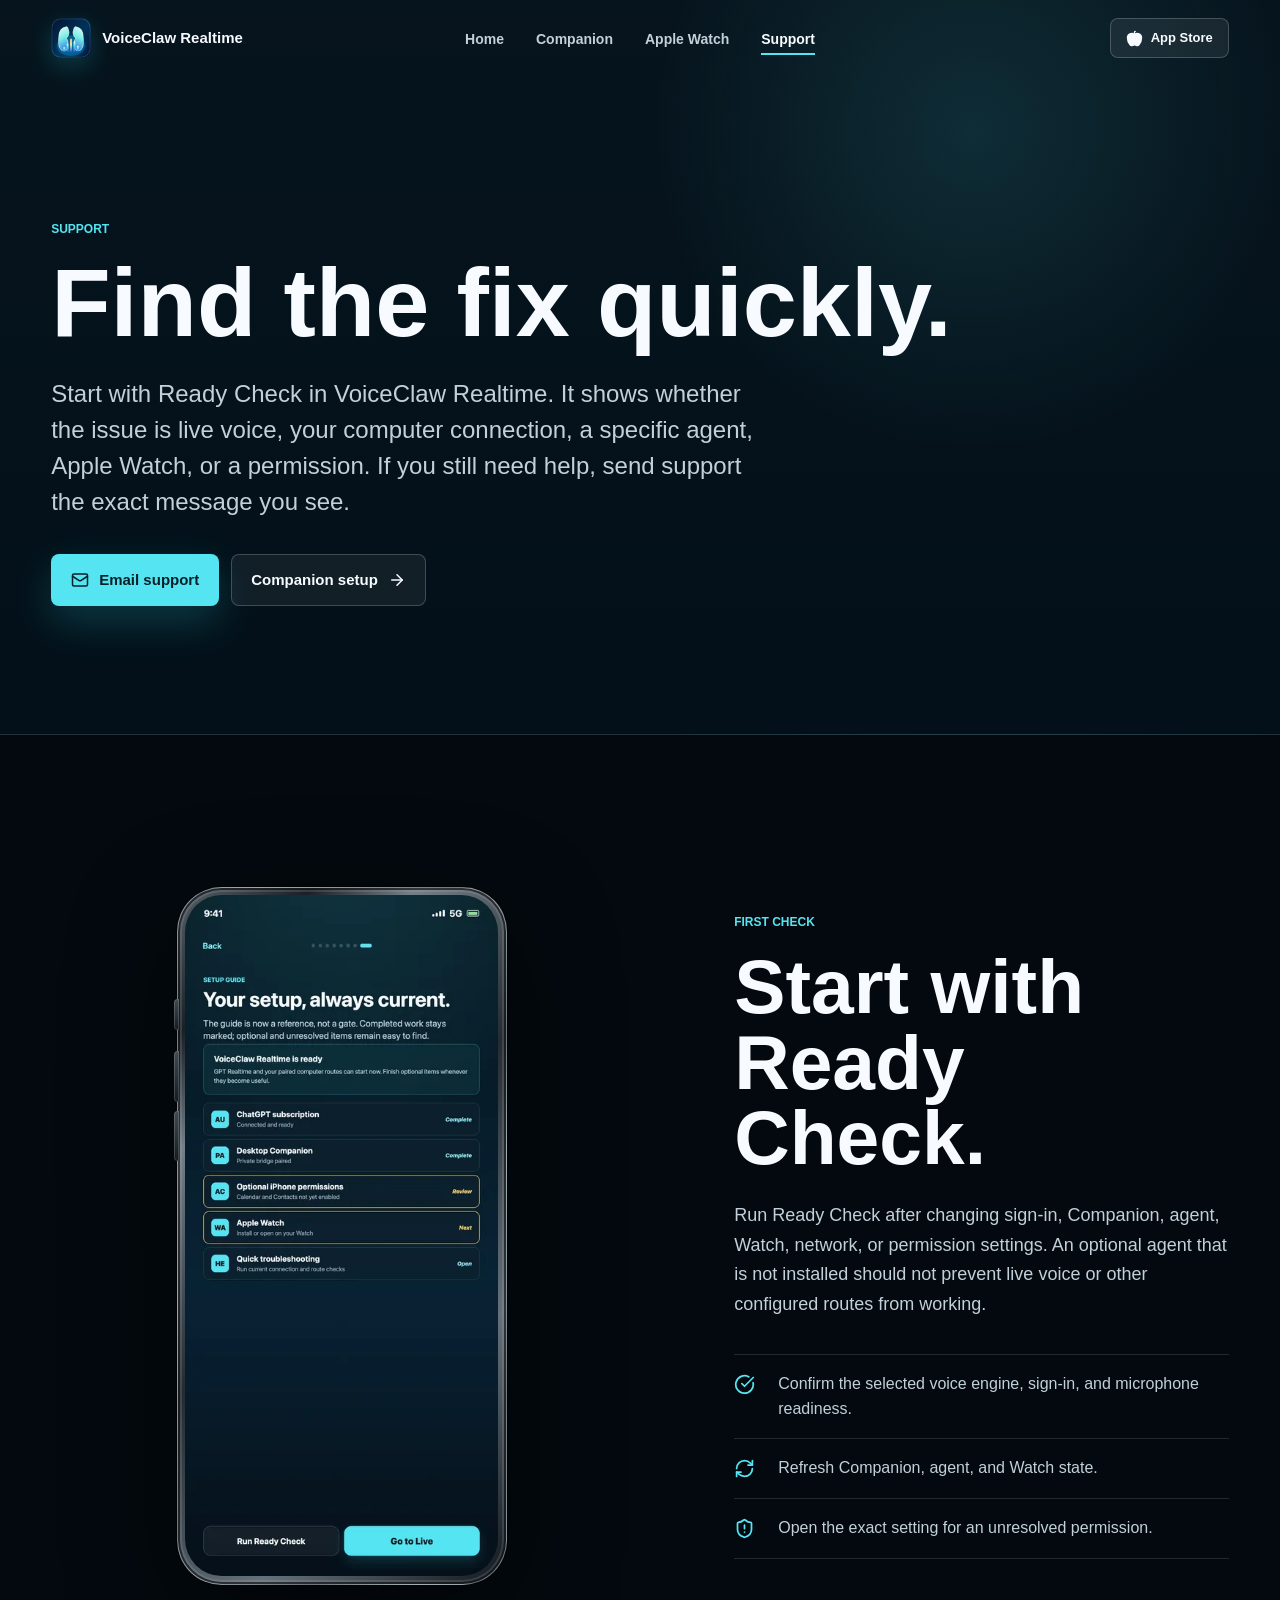
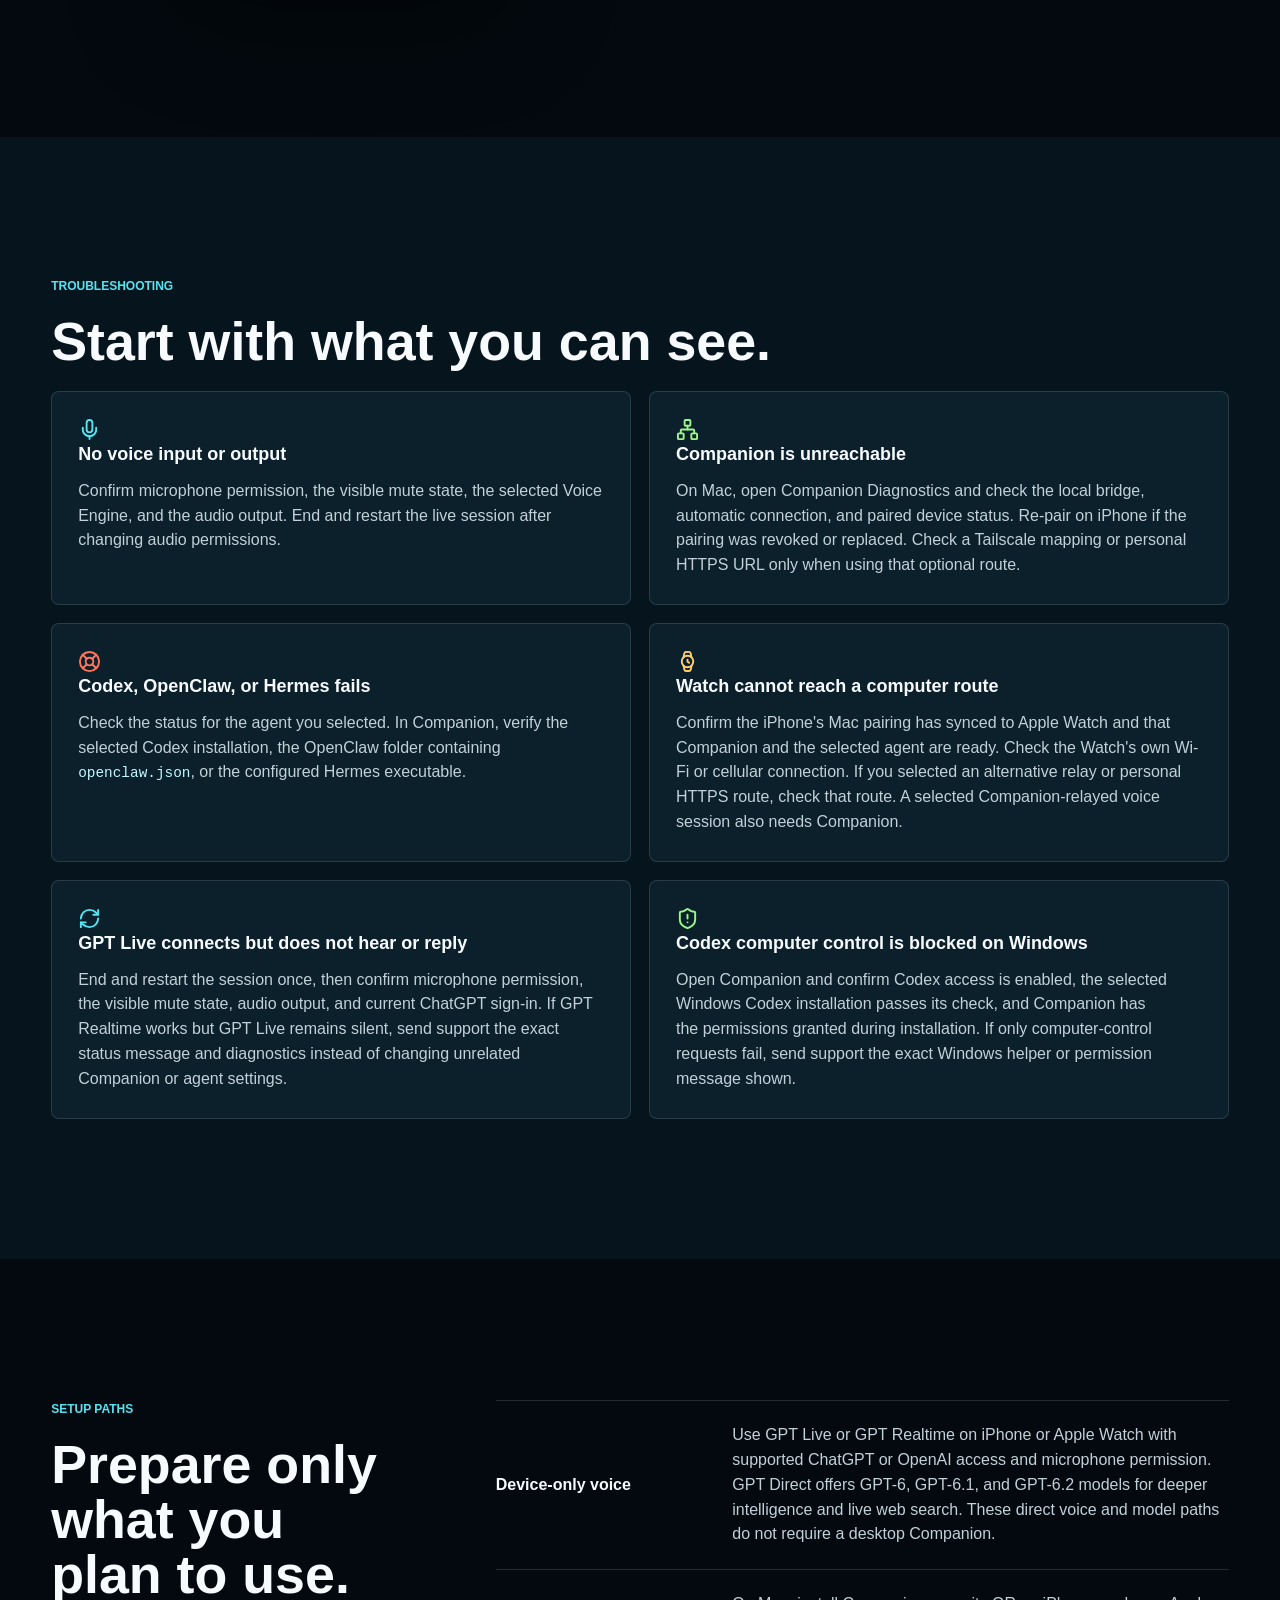
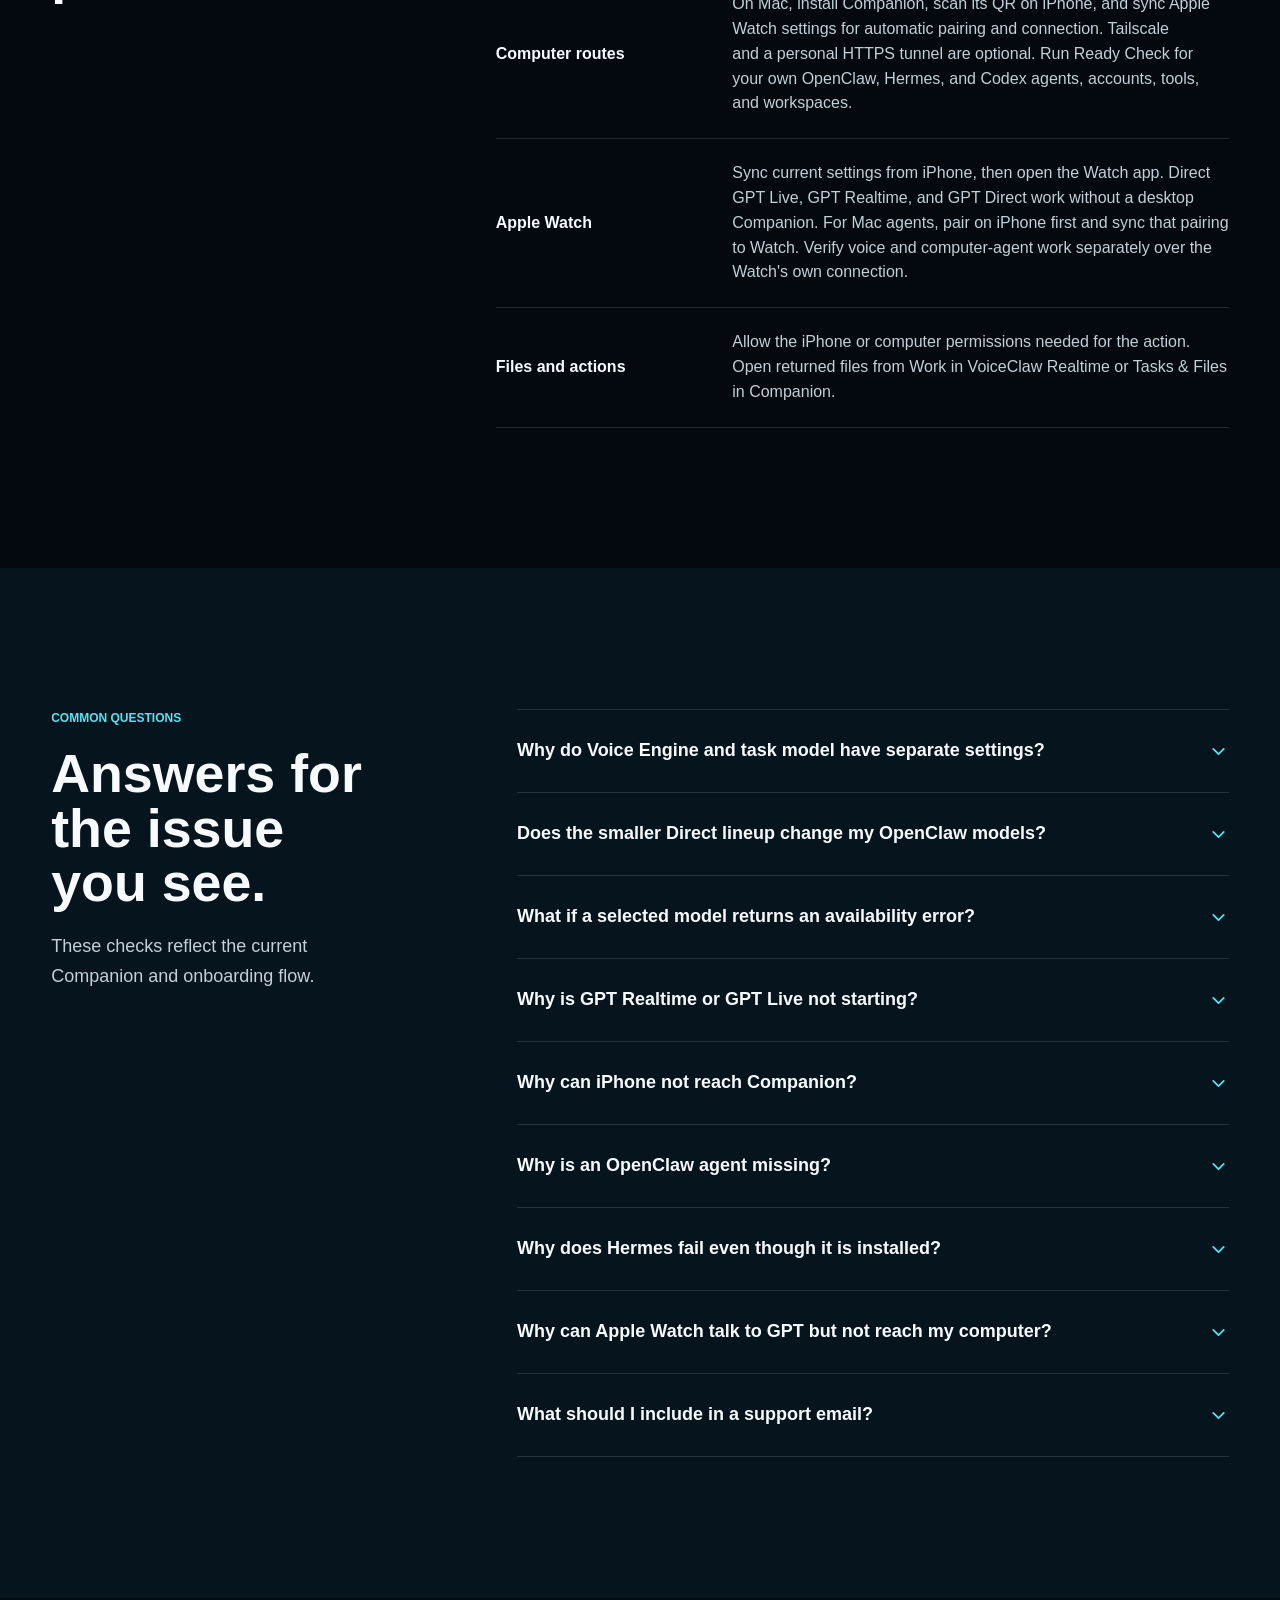
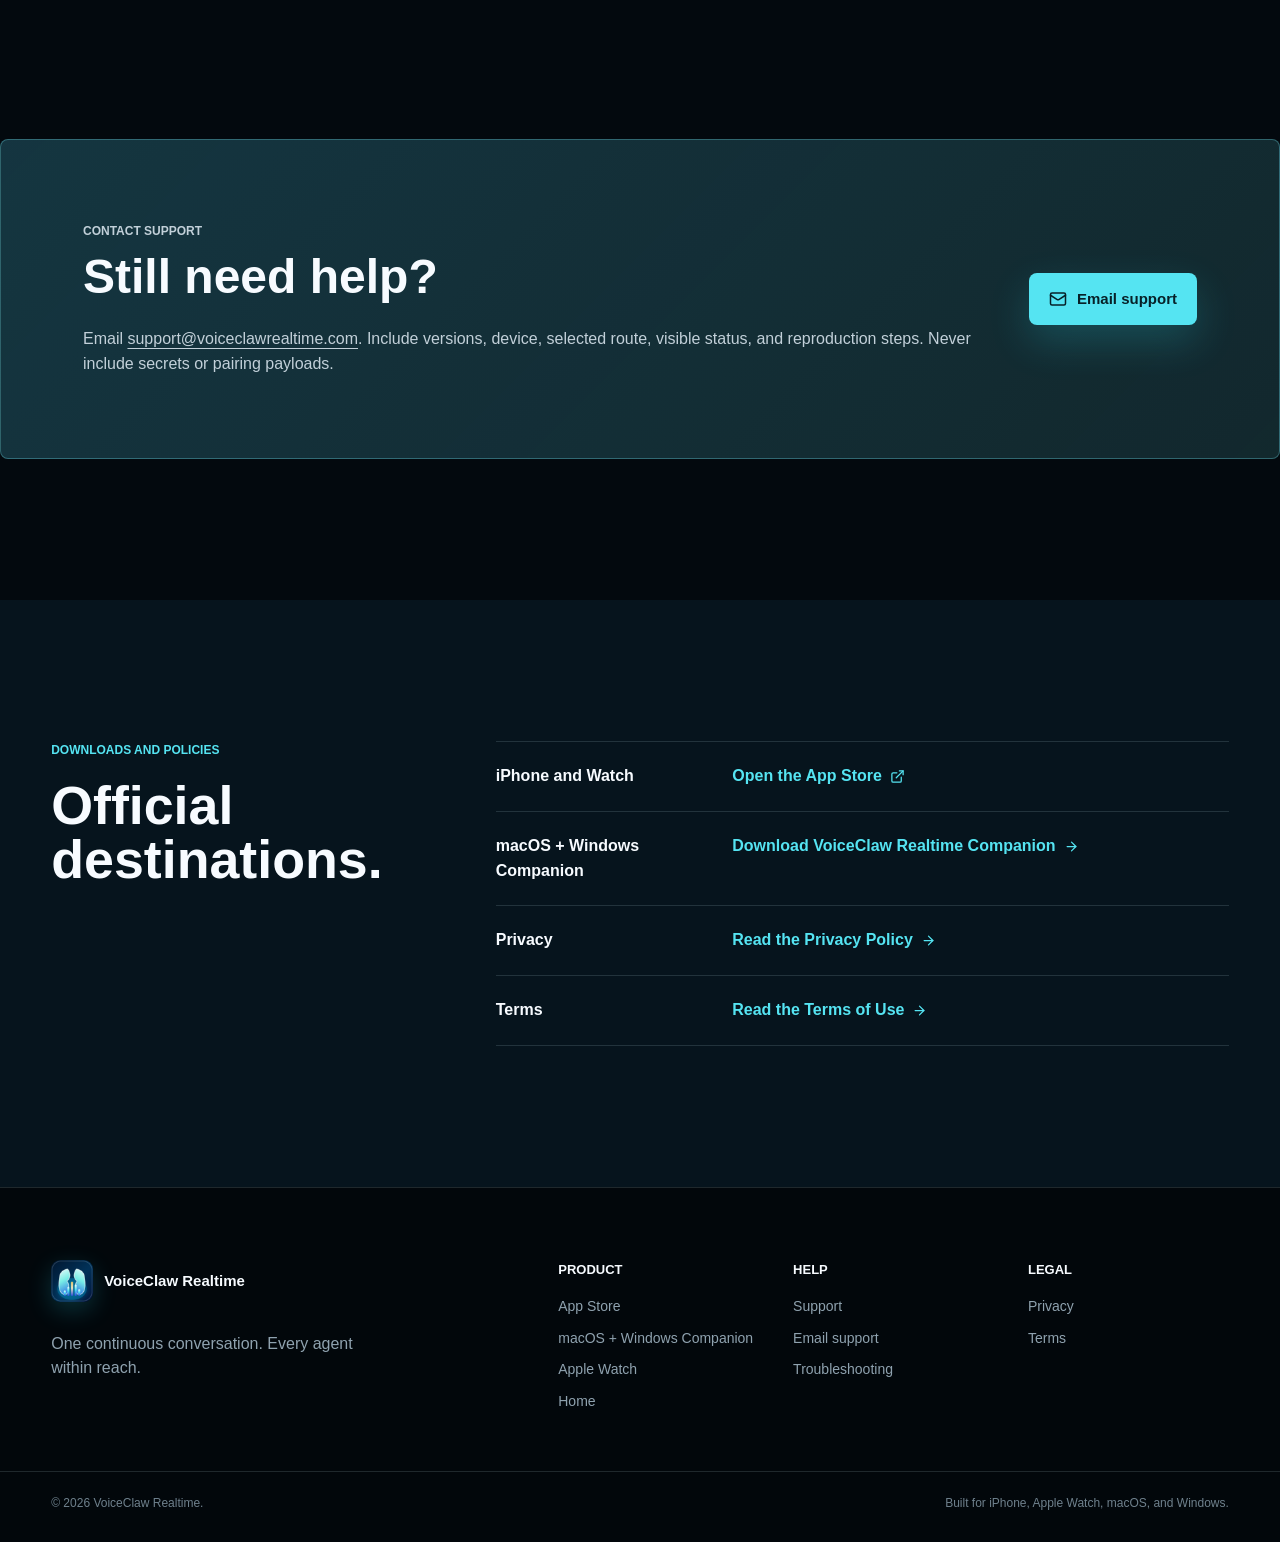
<file: support/index.html>
<!DOCTYPE html><html lang="en"><head><meta charset="UTF-8"><meta name="viewport" content="width=device-width, initial-scale=1"><meta name="theme-color" content="#06141d"><meta name="color-scheme" content="dark"><meta name="description" content="Help with GPT Live, GPT-6.2 Astra and GPT-6.2 Sol, Apple Watch connections, and your own agents through Companion."><meta name="robots" content="index, follow"><link rel="canonical" href="https://voiceclawrealtime.com/support/"><link rel="icon" type="image/png" sizes="32x32" href="/favicon-32.png"><link rel="apple-touch-icon" href="/apple-touch-icon.png"><link rel="manifest" href="/site.webmanifest"><meta property="og:type" content="website"><meta property="og:site_name" content="VoiceClaw Realtime"><meta property="og:title" content="VoiceClaw Realtime Support and Troubleshooting"><meta property="og:description" content="Help with GPT Live, GPT-6.2 Astra and GPT-6.2 Sol, Apple Watch connections, and your own agents through Companion."><meta property="og:url" content="https://voiceclawrealtime.com/support/"><meta property="og:image" content="https://voiceclawrealtime.com/og-image.png"><meta name="twitter:card" content="summary_large_image"><meta name="twitter:title" content="VoiceClaw Realtime Support and Troubleshooting"><meta name="twitter:description" content="Help with GPT Live, GPT-6.2 Astra and GPT-6.2 Sol, Apple Watch connections, and your own agents through Companion."><meta name="twitter:image" content="https://voiceclawrealtime.com/og-image.png"><title>VoiceClaw Realtime Support and Troubleshooting</title><script type="application/ld+json">{"@context":"https://schema.org","@type":"FAQPage","mainEntity":[{"@type":"Question","name":"Why do Voice Engine and task model have separate settings?","acceptedAnswer":{"@type":"Answer","text":"The Voice Engine handles the conversation; GPT Live is the default for new setups, while existing voice choices are preserved. Current Direct examples are GPT-6.1 Sol and GPT-6.1 Terra. An agent route uses the model configured for that agent. Selecting a task model does not change your speaking voice."}},{"@type":"Question","name":"Does the smaller Direct lineup change my OpenClaw models?","acceptedAnswer":{"@type":"Answer","text":"No. The Direct order is GPT-6.2 Astra, GPT-6.2 Sol, GPT-6.1 Sol, GPT-6.1 Terra, GPT-6 Astra, then ChatGPT Instant. Your OpenClaw agents keep their configured models; this does not reconfigure them."}},{"@type":"Question","name":"What if a selected model returns an availability error?","acceptedAnswer":{"@type":"Answer","text":"Check the returned error, your sign-in or API key, and the selected model. You can retry or choose another GPT Direct model without changing your agent installations. GPT-6.2 Astra and GPT-6.2 Sol are listed in GPT Direct."}},{"@type":"Question","name":"Why is GPT Realtime or GPT Live not starting?","acceptedAnswer":{"@type":"Answer","text":"Confirm microphone access, then check that ChatGPT subscription sign-in or an OpenAI API key is available for the Voice Engine and Voice Route you selected. If authentication imported from Companion changed, pair the iPhone again."}},{"@type":"Question","name":"Why can iPhone not reach Companion?","acceptedAnswer":{"@type":"Answer","text":"On Mac, confirm Companion is running and its automatic connection is ready, then check the paired device status. Scan the current QR on iPhone if pairing needs to be renewed. Check Tailscale sign-in and Serve mapping only if you chose that optional route."}},{"@type":"Question","name":"Why is an OpenClaw agent missing?","acceptedAnswer":{"@type":"Answer","text":"In Companion, point OpenClaw Install Path at the folder that directly contains openclaw.json, usually ~/.openclaw. Then run the route check again."}},{"@type":"Question","name":"Why does Hermes fail even though it is installed?","acceptedAnswer":{"@type":"Answer","text":"Run hermes --help in Terminal or PowerShell. Companion uses your computer's command-line environment. If Hermes works only through custom shell setup, configure its executable path in Companion."}},{"@type":"Question","name":"Why can Apple Watch talk to GPT but not reach my computer?","acceptedAnswer":{"@type":"Answer","text":"Direct voice and GPT Direct can use Watch Wi-Fi or cellular without a desktop Companion. For Mac agents, scan the Companion QR on iPhone, sync Apple Watch settings, and confirm Companion and the selected agent are ready. The Watch can then connect independently. Keep Companion running for a relayed session. Tailscale and personal HTTPS are optional alternatives."}},{"@type":"Question","name":"What should I include in a support email?","acceptedAnswer":{"@type":"Answer","text":"Include the device, app and Companion versions, Voice Engine, task route and model, Watch transport if relevant, visible status, and what happened immediately before the issue. Redact API keys, QR payloads, tokens, private hostnames, and bridge URLs."}}]}</script><link rel="stylesheet" href="/_astro/SiteLayout.DrzRUML9.css"></head><body><a class="skip-link" href="#main-content">Skip to content</a><header class="site-header" data-header><div class="header-inner"><a class="brand" href="/" aria-label="VoiceClaw Realtime home"><img src="/app-icon.png" alt="" width="40" height="40"><span>VoiceClaw <b>Realtime</b></span></a><button class="menu-toggle" type="button" aria-label="Open navigation" aria-expanded="false" aria-controls="site-nav" data-menu-toggle><svg xmlns="http://www.w3.org/2000/svg" width="22" height="22" viewBox="0 0 24 24" fill="none" stroke="currentColor" stroke-width="2" stroke-linecap="round" stroke-linejoin="round" aria-hidden="true" class="lucide lucide-menu menu-open-icon"><path d="M4 5h16"></path><path d="M4 12h16"></path><path d="M4 19h16"></path></svg><svg xmlns="http://www.w3.org/2000/svg" width="22" height="22" viewBox="0 0 24 24" fill="none" stroke="currentColor" stroke-width="2" stroke-linecap="round" stroke-linejoin="round" aria-hidden="true" class="lucide lucide-x menu-close-icon"><path d="M18 6 6 18"></path><path d="m6 6 12 12"></path></svg></button><nav id="site-nav" class="site-nav" aria-label="Primary navigation" data-menu><a href="/">Home</a><a href="/companion/">Companion</a><a href="/watch/">Apple Watch</a><a href="/support/" aria-current="page">Support</a></nav><a class="header-cta" href="https://apps.apple.com/us/app/voiceclaw-realtime/id6769243723" target="_blank" rel="noreferrer"><svg xmlns="http://www.w3.org/2000/svg" width="17" height="17" viewBox="0 0 24 24" fill="currentColor" stroke="currentColor" stroke-width="1.8" stroke-linecap="round" stroke-linejoin="round" aria-hidden="true" class="lucide lucide-apple"><path d="M12 6.528V3a1 1 0 0 1 1-1h0"></path><path d="M18.237 21A15 15 0 0 0 22 11a6 6 0 0 0-10-4.472A6 6 0 0 0 2 11a15.1 15.1 0 0 0 3.763 10 3 3 0 0 0 3.648.648 5.5 5.5 0 0 1 5.178 0A3 3 0 0 0 18.237 21"></path></svg><span>App Store</span></a></div></header><script type="module">var e=document.querySelector(`[data-header]`),t=document.querySelector(`[data-menu-toggle]`),n=document.querySelector(`[data-menu]`),r=()=>{e?.classList.remove(`menu-is-open`),t?.setAttribute(`aria-expanded`,`false`),t?.setAttribute(`aria-label`,`Open navigation`)};t?.addEventListener(`click`,()=>{let n=!e?.classList.contains(`menu-is-open`);e?.classList.toggle(`menu-is-open`,n),t.setAttribute(`aria-expanded`,String(n)),t.setAttribute(`aria-label`,n?`Close navigation`:`Open navigation`)}),n?.addEventListener(`click`,e=>{e.target.closest(`a`)&&r()}),document.addEventListener(`keydown`,e=>{e.key===`Escape`&&r()});</script><main id="main-content"><section class="page-hero"><div class="section-inner"><p class="section-label">Support</p><h1>Find the fix quickly.</h1><p class="lead">Start with Ready Check in VoiceClaw Realtime. It shows whether the issue is live voice, your computer connection, a specific agent, Apple Watch, or a permission. If you still need help, send support the exact message you see.</p><div class="button-row"><a class="button button-primary" href="mailto:support@voiceclawrealtime.com?subject=VoiceClaw%20Realtime%20support"><svg xmlns="http://www.w3.org/2000/svg" width="18" height="18" viewBox="0 0 24 24" fill="none" stroke="currentColor" stroke-width="2" stroke-linecap="round" stroke-linejoin="round" aria-hidden="true" class="lucide lucide-mail"><path d="m22 7-8.991 5.727a2 2 0 0 1-2.009 0L2 7"></path><rect x="2" y="4" width="20" height="16" rx="2"></rect></svg><span>Email support</span></a><a class="button button-secondary" href="/companion/"><span>Companion setup</span><svg xmlns="http://www.w3.org/2000/svg" width="18" height="18" viewBox="0 0 24 24" fill="none" stroke="currentColor" stroke-width="2" stroke-linecap="round" stroke-linejoin="round" aria-hidden="true" class="lucide lucide-arrow-right"><path d="M5 12h14"></path><path d="m12 5 7 7-7 7"></path></svg></a></div></div></section><section class="content-section"><div class="section-inner story-grid reverse"><div class="story-copy"><p class="section-label">First check</p><h2 class="headline">Start with Ready Check.</h2><p class="copy">Run Ready Check after changing sign-in, Companion, agent, Watch, network, or permission settings. An optional agent that is not installed should not prevent live voice or other configured routes from working.</p><ul class="work-list"><li><svg xmlns="http://www.w3.org/2000/svg" width="21" height="21" viewBox="0 0 24 24" fill="none" stroke="currentColor" stroke-width="2" stroke-linecap="round" stroke-linejoin="round" aria-hidden="true" class="lucide lucide-circle-check-big"><path d="M21.801 10A10 10 0 1 1 17 3.335"></path><path d="m9 11 3 3L22 4"></path></svg><span>Confirm the selected voice engine, sign-in, and microphone readiness.</span></li><li><svg xmlns="http://www.w3.org/2000/svg" width="21" height="21" viewBox="0 0 24 24" fill="none" stroke="currentColor" stroke-width="2" stroke-linecap="round" stroke-linejoin="round" aria-hidden="true" class="lucide lucide-refresh-cw"><path d="M3 12a9 9 0 0 1 9-9 9.75 9.75 0 0 1 6.74 2.74L21 8"></path><path d="M21 3v5h-5"></path><path d="M21 12a9 9 0 0 1-9 9 9.75 9.75 0 0 1-6.74-2.74L3 16"></path><path d="M8 16H3v5"></path></svg><span>Refresh Companion, agent, and Watch state.</span></li><li><svg xmlns="http://www.w3.org/2000/svg" width="21" height="21" viewBox="0 0 24 24" fill="none" stroke="currentColor" stroke-width="2" stroke-linecap="round" stroke-linejoin="round" aria-hidden="true" class="lucide lucide-shield-alert"><path d="M20 13c0 5-3.5 7.5-7.66 8.95a1 1 0 0 1-.67-.01C7.5 20.5 4 18 4 13V6a1 1 0 0 1 1-1c2 0 4.5-1.2 6.24-2.72a1.17 1.17 0 0 1 1.52 0C14.51 3.81 17 5 19 5a1 1 0 0 1 1 1z"></path><path d="M12 8v4"></path><path d="M12 16h.01"></path></svg><span>Open the exact setting for an unresolved permission.</span></li></ul></div><div class="story-media device-stage device-stage-single"><figure class="device-frame device-frame-iphone story-phone"><div class="device-shell"><div class="device-screen"><img src="/_astro/onboarding-setup-guide.B5GY9REY_Z2akg9s.webp" srcset="/_astro/onboarding-setup-guide.B5GY9REY_1KHecW.webp 430w, /_astro/onboarding-setup-guide.B5GY9REY_Z1iWssl.webp 650w, /_astro/onboarding-setup-guide.B5GY9REY_Z1Y8EU3.webp 820w" alt="VoiceClaw Realtime Setup Guide with completed, review, next, and open status rows" sizes="(max-width: 980px) 72vw, 420px" loading="eager" decoding="async" width="1179" height="2556"></div><i class="device-side-button device-side-button-one" aria-hidden="true"></i><i class="device-side-button device-side-button-two" aria-hidden="true"></i><i class="device-side-button device-side-button-three" aria-hidden="true"></i></div></figure></div></div></section><section id="troubleshooting" class="content-section alt"><div class="section-inner"><p class="section-label">Troubleshooting</p><h2 class="subhead">Start with what you can see.</h2><div class="troubleshooting-grid"><article class="trouble-item"><svg xmlns="http://www.w3.org/2000/svg" width="23" height="23" viewBox="0 0 24 24" fill="none" stroke="var(--cyan)" stroke-width="2" stroke-linecap="round" stroke-linejoin="round" aria-hidden="true" class="lucide lucide-mic"><path d="M12 19v3"></path><path d="M19 10v2a7 7 0 0 1-14 0v-2"></path><rect x="9" y="2" width="6" height="13" rx="3"></rect></svg><h3>No voice input or output</h3><p>Confirm microphone permission, the visible mute state, the selected Voice Engine, and the audio output. End and restart the live session after changing audio permissions.</p></article><article class="trouble-item"><svg xmlns="http://www.w3.org/2000/svg" width="23" height="23" viewBox="0 0 24 24" fill="none" stroke="var(--lime)" stroke-width="2" stroke-linecap="round" stroke-linejoin="round" aria-hidden="true" class="lucide lucide-network"><rect x="16" y="16" width="6" height="6" rx="1"></rect><rect x="2" y="16" width="6" height="6" rx="1"></rect><rect x="9" y="2" width="6" height="6" rx="1"></rect><path d="M5 16v-3a1 1 0 0 1 1-1h12a1 1 0 0 1 1 1v3"></path><path d="M12 12V8"></path></svg><h3>Companion is unreachable</h3><p>On Mac, open Companion Diagnostics and check the local bridge, automatic connection, and paired device status. Re-pair on iPhone if the pairing was revoked or replaced. Check a Tailscale mapping or personal HTTPS URL only when using that optional route.</p></article><article class="trouble-item"><svg xmlns="http://www.w3.org/2000/svg" width="23" height="23" viewBox="0 0 24 24" fill="none" stroke="var(--coral)" stroke-width="2" stroke-linecap="round" stroke-linejoin="round" aria-hidden="true" class="lucide lucide-life-buoy"><circle cx="12" cy="12" r="10"></circle><path d="m4.93 4.93 4.24 4.24"></path><path d="m14.83 9.17 4.24-4.24"></path><path d="m14.83 14.83 4.24 4.24"></path><path d="m9.17 14.83-4.24 4.24"></path><circle cx="12" cy="12" r="4"></circle></svg><h3>Codex, OpenClaw, or Hermes fails</h3><p>Check the status for the agent you selected. In Companion, verify the selected Codex installation, the OpenClaw folder containing <code>openclaw.json</code>, or the configured Hermes executable.</p></article><article class="trouble-item"><svg xmlns="http://www.w3.org/2000/svg" width="23" height="23" viewBox="0 0 24 24" fill="none" stroke="var(--amber)" stroke-width="2" stroke-linecap="round" stroke-linejoin="round" aria-hidden="true" class="lucide lucide-watch"><path d="M12 10v2.2l1.6 1"></path><path d="m16.13 7.66-.81-4.05a2 2 0 0 0-2-1.61h-2.68a2 2 0 0 0-2 1.61l-.78 4.05"></path><path d="m7.88 16.36.8 4a2 2 0 0 0 2 1.61h2.72a2 2 0 0 0 2-1.61l.81-4.05"></path><circle cx="12" cy="12" r="6"></circle></svg><h3>Watch cannot reach a computer route</h3><p>Confirm the iPhone's Mac pairing has synced to Apple Watch and that Companion and the selected agent are ready. Check the Watch's own Wi-Fi or cellular connection. If you selected an alternative relay or personal HTTPS route, check that route. A selected Companion-relayed voice session also needs Companion.</p></article><article class="trouble-item"><svg xmlns="http://www.w3.org/2000/svg" width="23" height="23" viewBox="0 0 24 24" fill="none" stroke="var(--cyan)" stroke-width="2" stroke-linecap="round" stroke-linejoin="round" aria-hidden="true" class="lucide lucide-refresh-cw"><path d="M3 12a9 9 0 0 1 9-9 9.75 9.75 0 0 1 6.74 2.74L21 8"></path><path d="M21 3v5h-5"></path><path d="M21 12a9 9 0 0 1-9 9 9.75 9.75 0 0 1-6.74-2.74L3 16"></path><path d="M8 16H3v5"></path></svg><h3>GPT Live connects but does not hear or reply</h3><p>End and restart the session once, then confirm microphone permission, the visible mute state, audio output, and current ChatGPT sign-in. If GPT Realtime works but GPT Live remains silent, send support the exact status message and diagnostics instead of changing unrelated Companion or agent settings.</p></article><article class="trouble-item"><svg xmlns="http://www.w3.org/2000/svg" width="23" height="23" viewBox="0 0 24 24" fill="none" stroke="var(--lime)" stroke-width="2" stroke-linecap="round" stroke-linejoin="round" aria-hidden="true" class="lucide lucide-shield-alert"><path d="M20 13c0 5-3.5 7.5-7.66 8.95a1 1 0 0 1-.67-.01C7.5 20.5 4 18 4 13V6a1 1 0 0 1 1-1c2 0 4.5-1.2 6.24-2.72a1.17 1.17 0 0 1 1.52 0C14.51 3.81 17 5 19 5a1 1 0 0 1 1 1z"></path><path d="M12 8v4"></path><path d="M12 16h.01"></path></svg><h3>Codex computer control is blocked on Windows</h3><p>Open Companion and confirm Codex access is enabled, the selected Windows Codex installation passes its check, and Companion has the permissions granted during installation. If only computer-control requests fail, send support the exact Windows helper or permission message shown.</p></article></div></div></section><section class="content-section"><div class="section-inner content-grid"><div><p class="section-label">Setup paths</p><h2 class="subhead">Prepare only what you plan to use.</h2></div><div class="feature-table"><div class="feature-row"><strong>Device-only voice</strong><p>Use GPT Live or GPT Realtime on iPhone or Apple Watch with supported ChatGPT or OpenAI access and microphone permission. GPT Direct offers GPT-6, GPT-6.1, and GPT-6.2 models for deeper intelligence and live web search. These direct voice and model paths do not require a desktop Companion.</p></div><div class="feature-row"><strong>Computer routes</strong><p>On Mac, install Companion, scan its QR on iPhone, and sync Apple Watch settings for automatic pairing and connection. Tailscale and a personal HTTPS tunnel are optional. Run Ready Check for your own OpenClaw, Hermes, and Codex agents, accounts, tools, and workspaces.</p></div><div class="feature-row"><strong>Apple Watch</strong><p>Sync current settings from iPhone, then open the Watch app. Direct GPT Live, GPT Realtime, and GPT Direct work without a desktop Companion. For Mac agents, pair on iPhone first and sync that pairing to Watch. Verify voice and computer-agent work separately over the Watch's own connection.</p></div><div class="feature-row"><strong>Files and actions</strong><p>Allow the iPhone or computer permissions needed for the action. Open returned files from Work in VoiceClaw Realtime or Tasks &amp; Files in Companion.</p></div></div></div></section><section class="faq-section"><div class="section-inner faq-layout"><div><p class="section-label">Common questions</p><h2 class="subhead">Answers for the issue you see.</h2><p class="copy">These checks reflect the current Companion and onboarding flow.</p></div><div class="faq-list"><details><summary><span>Why do Voice Engine and task model have separate settings?</span><svg xmlns="http://www.w3.org/2000/svg" width="21" height="21" viewBox="0 0 24 24" fill="none" stroke="currentColor" stroke-width="2" stroke-linecap="round" stroke-linejoin="round" aria-hidden="true" class="lucide lucide-chevron-down"><path d="m6 9 6 6 6-6"></path></svg></summary><p>The Voice Engine handles the conversation; GPT Live is the default for new setups, while existing voice choices are preserved. Current Direct examples are GPT-6.1 Sol and GPT-6.1 Terra. An agent route uses the model configured for that agent. Selecting a task model does not change your speaking voice.</p></details><details><summary><span>Does the smaller Direct lineup change my OpenClaw models?</span><svg xmlns="http://www.w3.org/2000/svg" width="21" height="21" viewBox="0 0 24 24" fill="none" stroke="currentColor" stroke-width="2" stroke-linecap="round" stroke-linejoin="round" aria-hidden="true" class="lucide lucide-chevron-down"><path d="m6 9 6 6 6-6"></path></svg></summary><p>No. The Direct order is GPT-6.2 Astra, GPT-6.2 Sol, GPT-6.1 Sol, GPT-6.1 Terra, GPT-6 Astra, then ChatGPT Instant. Your OpenClaw agents keep their configured models; this does not reconfigure them.</p></details><details><summary><span>What if a selected model returns an availability error?</span><svg xmlns="http://www.w3.org/2000/svg" width="21" height="21" viewBox="0 0 24 24" fill="none" stroke="currentColor" stroke-width="2" stroke-linecap="round" stroke-linejoin="round" aria-hidden="true" class="lucide lucide-chevron-down"><path d="m6 9 6 6 6-6"></path></svg></summary><p>Check the returned error, your sign-in or API key, and the selected model. You can retry or choose another GPT Direct model without changing your agent installations. GPT-6.2 Astra and GPT-6.2 Sol are listed in GPT Direct.</p></details><details><summary><span>Why is GPT Realtime or GPT Live not starting?</span><svg xmlns="http://www.w3.org/2000/svg" width="21" height="21" viewBox="0 0 24 24" fill="none" stroke="currentColor" stroke-width="2" stroke-linecap="round" stroke-linejoin="round" aria-hidden="true" class="lucide lucide-chevron-down"><path d="m6 9 6 6 6-6"></path></svg></summary><p>Confirm microphone access, then check that ChatGPT subscription sign-in or an OpenAI API key is available for the Voice Engine and Voice Route you selected. If authentication imported from Companion changed, pair the iPhone again.</p></details><details><summary><span>Why can iPhone not reach Companion?</span><svg xmlns="http://www.w3.org/2000/svg" width="21" height="21" viewBox="0 0 24 24" fill="none" stroke="currentColor" stroke-width="2" stroke-linecap="round" stroke-linejoin="round" aria-hidden="true" class="lucide lucide-chevron-down"><path d="m6 9 6 6 6-6"></path></svg></summary><p>On Mac, confirm Companion is running and its automatic connection is ready, then check the paired device status. Scan the current QR on iPhone if pairing needs to be renewed. Check Tailscale sign-in and Serve mapping only if you chose that optional route.</p></details><details><summary><span>Why is an OpenClaw agent missing?</span><svg xmlns="http://www.w3.org/2000/svg" width="21" height="21" viewBox="0 0 24 24" fill="none" stroke="currentColor" stroke-width="2" stroke-linecap="round" stroke-linejoin="round" aria-hidden="true" class="lucide lucide-chevron-down"><path d="m6 9 6 6 6-6"></path></svg></summary><p>In Companion, point OpenClaw Install Path at the folder that directly contains openclaw.json, usually ~/.openclaw. Then run the route check again.</p></details><details><summary><span>Why does Hermes fail even though it is installed?</span><svg xmlns="http://www.w3.org/2000/svg" width="21" height="21" viewBox="0 0 24 24" fill="none" stroke="currentColor" stroke-width="2" stroke-linecap="round" stroke-linejoin="round" aria-hidden="true" class="lucide lucide-chevron-down"><path d="m6 9 6 6 6-6"></path></svg></summary><p>Run hermes --help in Terminal or PowerShell. Companion uses your computer&#39;s command-line environment. If Hermes works only through custom shell setup, configure its executable path in Companion.</p></details><details><summary><span>Why can Apple Watch talk to GPT but not reach my computer?</span><svg xmlns="http://www.w3.org/2000/svg" width="21" height="21" viewBox="0 0 24 24" fill="none" stroke="currentColor" stroke-width="2" stroke-linecap="round" stroke-linejoin="round" aria-hidden="true" class="lucide lucide-chevron-down"><path d="m6 9 6 6 6-6"></path></svg></summary><p>Direct voice and GPT Direct can use Watch Wi-Fi or cellular without a desktop Companion. For Mac agents, scan the Companion QR on iPhone, sync Apple Watch settings, and confirm Companion and the selected agent are ready. The Watch can then connect independently. Keep Companion running for a relayed session. Tailscale and personal HTTPS are optional alternatives.</p></details><details><summary><span>What should I include in a support email?</span><svg xmlns="http://www.w3.org/2000/svg" width="21" height="21" viewBox="0 0 24 24" fill="none" stroke="currentColor" stroke-width="2" stroke-linecap="round" stroke-linejoin="round" aria-hidden="true" class="lucide lucide-chevron-down"><path d="m6 9 6 6 6-6"></path></svg></summary><p>Include the device, app and Companion versions, Voice Engine, task route and model, Watch transport if relevant, visible status, and what happened immediately before the issue. Redact API keys, QR payloads, tokens, private hostnames, and bridge URLs.</p></details></div></div></section><section class="content-section"><div class="section-inner support-contact"><div><p class="section-label">Contact support</p><h2>Still need help?</h2><p>Email <a href="mailto:support@voiceclawrealtime.com">support@voiceclawrealtime.com</a>. Include versions, device, selected route, visible status, and reproduction steps. Never include secrets or pairing payloads.</p></div><a class="button button-primary" href="mailto:support@voiceclawrealtime.com?subject=VoiceClaw%20Realtime%20support"><svg xmlns="http://www.w3.org/2000/svg" width="18" height="18" viewBox="0 0 24 24" fill="none" stroke="currentColor" stroke-width="2" stroke-linecap="round" stroke-linejoin="round" aria-hidden="true" class="lucide lucide-mail"><path d="m22 7-8.991 5.727a2 2 0 0 1-2.009 0L2 7"></path><rect x="2" y="4" width="20" height="16" rx="2"></rect></svg><span>Email support</span></a></div></section><section class="content-section alt"><div class="section-inner content-grid"><div><p class="section-label">Downloads and policies</p><h2 class="subhead">Official destinations.</h2></div><div class="feature-table"><div class="feature-row"><strong>iPhone and Watch</strong><p><a class="text-link" href="https://apps.apple.com/us/app/voiceclaw-realtime/id6769243723" target="_blank" rel="noreferrer">Open the App Store <svg xmlns="http://www.w3.org/2000/svg" width="15" height="15" viewBox="0 0 24 24" fill="none" stroke="currentColor" stroke-width="2" stroke-linecap="round" stroke-linejoin="round" aria-hidden="true" class="lucide lucide-external-link"><path d="M15 3h6v6"></path><path d="M10 14 21 3"></path><path d="M18 13v6a2 2 0 0 1-2 2H5a2 2 0 0 1-2-2V8a2 2 0 0 1 2-2h6"></path></svg></a></p></div><div class="feature-row"><strong>macOS + Windows Companion</strong><p><a class="text-link" href="/companion/">Download VoiceClaw Realtime Companion <svg xmlns="http://www.w3.org/2000/svg" width="15" height="15" viewBox="0 0 24 24" fill="none" stroke="currentColor" stroke-width="2" stroke-linecap="round" stroke-linejoin="round" aria-hidden="true" class="lucide lucide-arrow-right"><path d="M5 12h14"></path><path d="m12 5 7 7-7 7"></path></svg></a></p></div><div class="feature-row"><strong>Privacy</strong><p><a class="text-link" href="/privacy/">Read the Privacy Policy <svg xmlns="http://www.w3.org/2000/svg" width="15" height="15" viewBox="0 0 24 24" fill="none" stroke="currentColor" stroke-width="2" stroke-linecap="round" stroke-linejoin="round" aria-hidden="true" class="lucide lucide-arrow-right"><path d="M5 12h14"></path><path d="m12 5 7 7-7 7"></path></svg></a></p></div><div class="feature-row"><strong>Terms</strong><p><a class="text-link" href="/terms/">Read the Terms of Use <svg xmlns="http://www.w3.org/2000/svg" width="15" height="15" viewBox="0 0 24 24" fill="none" stroke="currentColor" stroke-width="2" stroke-linecap="round" stroke-linejoin="round" aria-hidden="true" class="lucide lucide-arrow-right"><path d="M5 12h14"></path><path d="m12 5 7 7-7 7"></path></svg></a></p></div></div></div></section></main><footer class="site-footer"><div class="footer-inner"><div class="footer-brand"><a class="brand" href="/" aria-label="VoiceClaw Realtime home"><img src="/app-icon.png" alt="" width="42" height="42" loading="lazy"><span>VoiceClaw <b>Realtime</b></span></a><p>One continuous conversation. Every agent within reach.</p></div><div class="footer-links"><div><h2>Product</h2><a href="https://apps.apple.com/us/app/voiceclaw-realtime/id6769243723" target="_blank" rel="noreferrer">App Store</a><a href="/companion/">macOS + Windows Companion</a><a href="/watch/">Apple Watch</a><a href="/">Home</a></div><div><h2>Help</h2><a href="/support/">Support</a><a href="mailto:support@voiceclawrealtime.com">Email support</a><a href="/support/#troubleshooting">Troubleshooting</a></div><div><h2>Legal</h2><a href="/privacy/">Privacy</a><a href="/terms/">Terms</a></div></div></div><div class="footer-bottom"><span>&copy; 2026 VoiceClaw Realtime.</span><span>Built for iPhone, Apple Watch, macOS, and Windows.</span></div></footer></body></html>
</file>
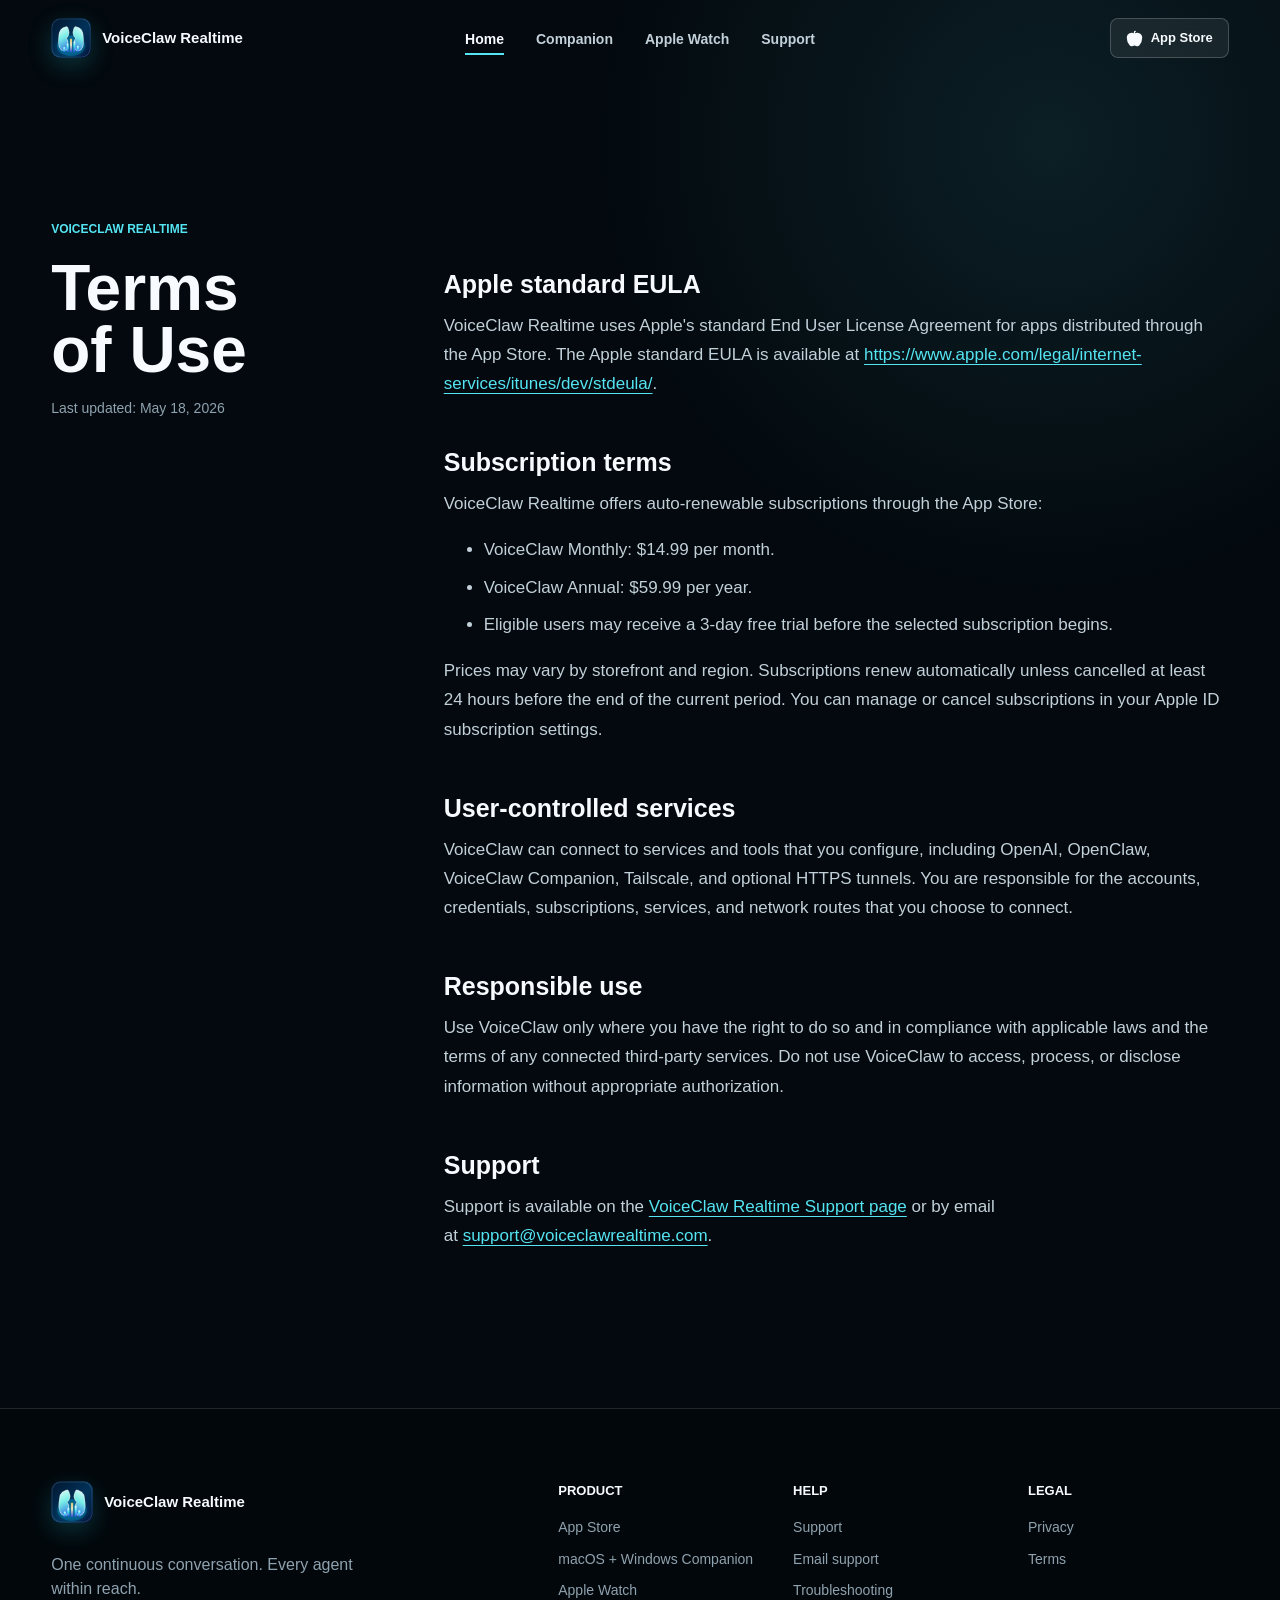
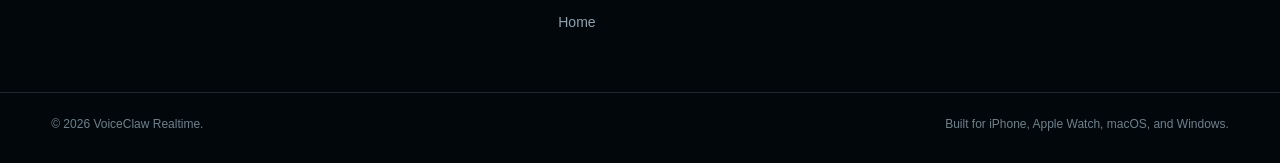
<file: terms/index.html>
<!DOCTYPE html><html lang="en"><head><meta charset="UTF-8"><meta name="viewport" content="width=device-width, initial-scale=1"><meta name="theme-color" content="#06141d"><meta name="color-scheme" content="dark"><meta name="description" content="Terms, subscription information, and Apple standard EULA notice for VoiceClaw Realtime."><meta name="robots" content="index, follow"><link rel="canonical" href="https://voiceclawrealtime.com/terms/"><link rel="icon" type="image/png" sizes="32x32" href="/favicon-32.png"><link rel="apple-touch-icon" href="/apple-touch-icon.png"><link rel="manifest" href="/site.webmanifest"><meta property="og:type" content="website"><meta property="og:site_name" content="VoiceClaw Realtime"><meta property="og:title" content="VoiceClaw Realtime Terms of Use"><meta property="og:description" content="Terms, subscription information, and Apple standard EULA notice for VoiceClaw Realtime."><meta property="og:url" content="https://voiceclawrealtime.com/terms/"><meta property="og:image" content="https://voiceclawrealtime.com/og-image.png"><meta name="twitter:card" content="summary_large_image"><meta name="twitter:title" content="VoiceClaw Realtime Terms of Use"><meta name="twitter:description" content="Terms, subscription information, and Apple standard EULA notice for VoiceClaw Realtime."><meta name="twitter:image" content="https://voiceclawrealtime.com/og-image.png"><title>VoiceClaw Realtime Terms of Use</title><link rel="stylesheet" href="/_astro/SiteLayout.DrzRUML9.css"></head><body><a class="skip-link" href="#main-content">Skip to content</a><header class="site-header" data-header><div class="header-inner"><a class="brand" href="/" aria-label="VoiceClaw Realtime home"><img src="/app-icon.png" alt="" width="40" height="40"><span>VoiceClaw <b>Realtime</b></span></a><button class="menu-toggle" type="button" aria-label="Open navigation" aria-expanded="false" aria-controls="site-nav" data-menu-toggle><svg xmlns="http://www.w3.org/2000/svg" width="22" height="22" viewBox="0 0 24 24" fill="none" stroke="currentColor" stroke-width="2" stroke-linecap="round" stroke-linejoin="round" aria-hidden="true" class="lucide lucide-menu menu-open-icon"><path d="M4 5h16"></path><path d="M4 12h16"></path><path d="M4 19h16"></path></svg><svg xmlns="http://www.w3.org/2000/svg" width="22" height="22" viewBox="0 0 24 24" fill="none" stroke="currentColor" stroke-width="2" stroke-linecap="round" stroke-linejoin="round" aria-hidden="true" class="lucide lucide-x menu-close-icon"><path d="M18 6 6 18"></path><path d="m6 6 12 12"></path></svg></button><nav id="site-nav" class="site-nav" aria-label="Primary navigation" data-menu><a href="/" aria-current="page">Home</a><a href="/companion/">Companion</a><a href="/watch/">Apple Watch</a><a href="/support/">Support</a></nav><a class="header-cta" href="https://apps.apple.com/us/app/voiceclaw-realtime/id6769243723" target="_blank" rel="noreferrer"><svg xmlns="http://www.w3.org/2000/svg" width="17" height="17" viewBox="0 0 24 24" fill="currentColor" stroke="currentColor" stroke-width="1.8" stroke-linecap="round" stroke-linejoin="round" aria-hidden="true" class="lucide lucide-apple"><path d="M12 6.528V3a1 1 0 0 1 1-1h0"></path><path d="M18.237 21A15 15 0 0 0 22 11a6 6 0 0 0-10-4.472A6 6 0 0 0 2 11a15.1 15.1 0 0 0 3.763 10 3 3 0 0 0 3.648.648 5.5 5.5 0 0 1 5.178 0A3 3 0 0 0 18.237 21"></path></svg><span>App Store</span></a></div></header><script type="module">var e=document.querySelector(`[data-header]`),t=document.querySelector(`[data-menu-toggle]`),n=document.querySelector(`[data-menu]`),r=()=>{e?.classList.remove(`menu-is-open`),t?.setAttribute(`aria-expanded`,`false`),t?.setAttribute(`aria-label`,`Open navigation`)};t?.addEventListener(`click`,()=>{let n=!e?.classList.contains(`menu-is-open`);e?.classList.toggle(`menu-is-open`,n),t.setAttribute(`aria-expanded`,String(n)),t.setAttribute(`aria-label`,n?`Close navigation`:`Open navigation`)}),n?.addEventListener(`click`,e=>{e.target.closest(`a`)&&r()}),document.addEventListener(`keydown`,e=>{e.key===`Escape`&&r()});</script><main id="main-content"><section class="legal-shell"><div class="section-inner legal-layout"><aside class="legal-aside"><p class="section-label">VoiceClaw Realtime</p><h1>Terms of Use</h1><p class="legal-updated">Last updated: May 18, 2026</p></aside><article class="legal-document"><h2>Apple standard EULA</h2><p>VoiceClaw Realtime uses Apple's standard End User License Agreement for apps distributed through the App Store. The Apple standard EULA is available at <a href="https://www.apple.com/legal/internet-services/itunes/dev/stdeula/" target="_blank" rel="noreferrer">https://www.apple.com/legal/internet-services/itunes/dev/stdeula/</a>.</p><h2>Subscription terms</h2><p>VoiceClaw Realtime offers auto-renewable subscriptions through the App Store:</p><ul><li>VoiceClaw Monthly: $14.99 per month.</li><li>VoiceClaw Annual: $59.99 per year.</li><li>Eligible users may receive a 3-day free trial before the selected subscription begins.</li></ul><p>Prices may vary by storefront and region. Subscriptions renew automatically unless cancelled at least 24 hours before the end of the current period. You can manage or cancel subscriptions in your Apple ID subscription settings.</p><h2>User-controlled services</h2><p>VoiceClaw can connect to services and tools that you configure, including OpenAI, OpenClaw, VoiceClaw Companion, Tailscale, and optional HTTPS tunnels. You are responsible for the accounts, credentials, subscriptions, services, and network routes that you choose to connect.</p><h2>Responsible use</h2><p>Use VoiceClaw only where you have the right to do so and in compliance with applicable laws and the terms of any connected third-party services. Do not use VoiceClaw to access, process, or disclose information without appropriate authorization.</p><h2>Support</h2><p>Support is available on the <a href="/support/">VoiceClaw Realtime Support page</a> or by email at <a href="mailto:support@voiceclawrealtime.com">support@voiceclawrealtime.com</a>.</p></article></div></section></main><footer class="site-footer"><div class="footer-inner"><div class="footer-brand"><a class="brand" href="/" aria-label="VoiceClaw Realtime home"><img src="/app-icon.png" alt="" width="42" height="42" loading="lazy"><span>VoiceClaw <b>Realtime</b></span></a><p>One continuous conversation. Every agent within reach.</p></div><div class="footer-links"><div><h2>Product</h2><a href="https://apps.apple.com/us/app/voiceclaw-realtime/id6769243723" target="_blank" rel="noreferrer">App Store</a><a href="/companion/">macOS + Windows Companion</a><a href="/watch/">Apple Watch</a><a href="/">Home</a></div><div><h2>Help</h2><a href="/support/">Support</a><a href="mailto:support@voiceclawrealtime.com">Email support</a><a href="/support/#troubleshooting">Troubleshooting</a></div><div><h2>Legal</h2><a href="/privacy/">Privacy</a><a href="/terms/">Terms</a></div></div></div><div class="footer-bottom"><span>&copy; 2026 VoiceClaw Realtime.</span><span>Built for iPhone, Apple Watch, macOS, and Windows.</span></div></footer></body></html>
</file>
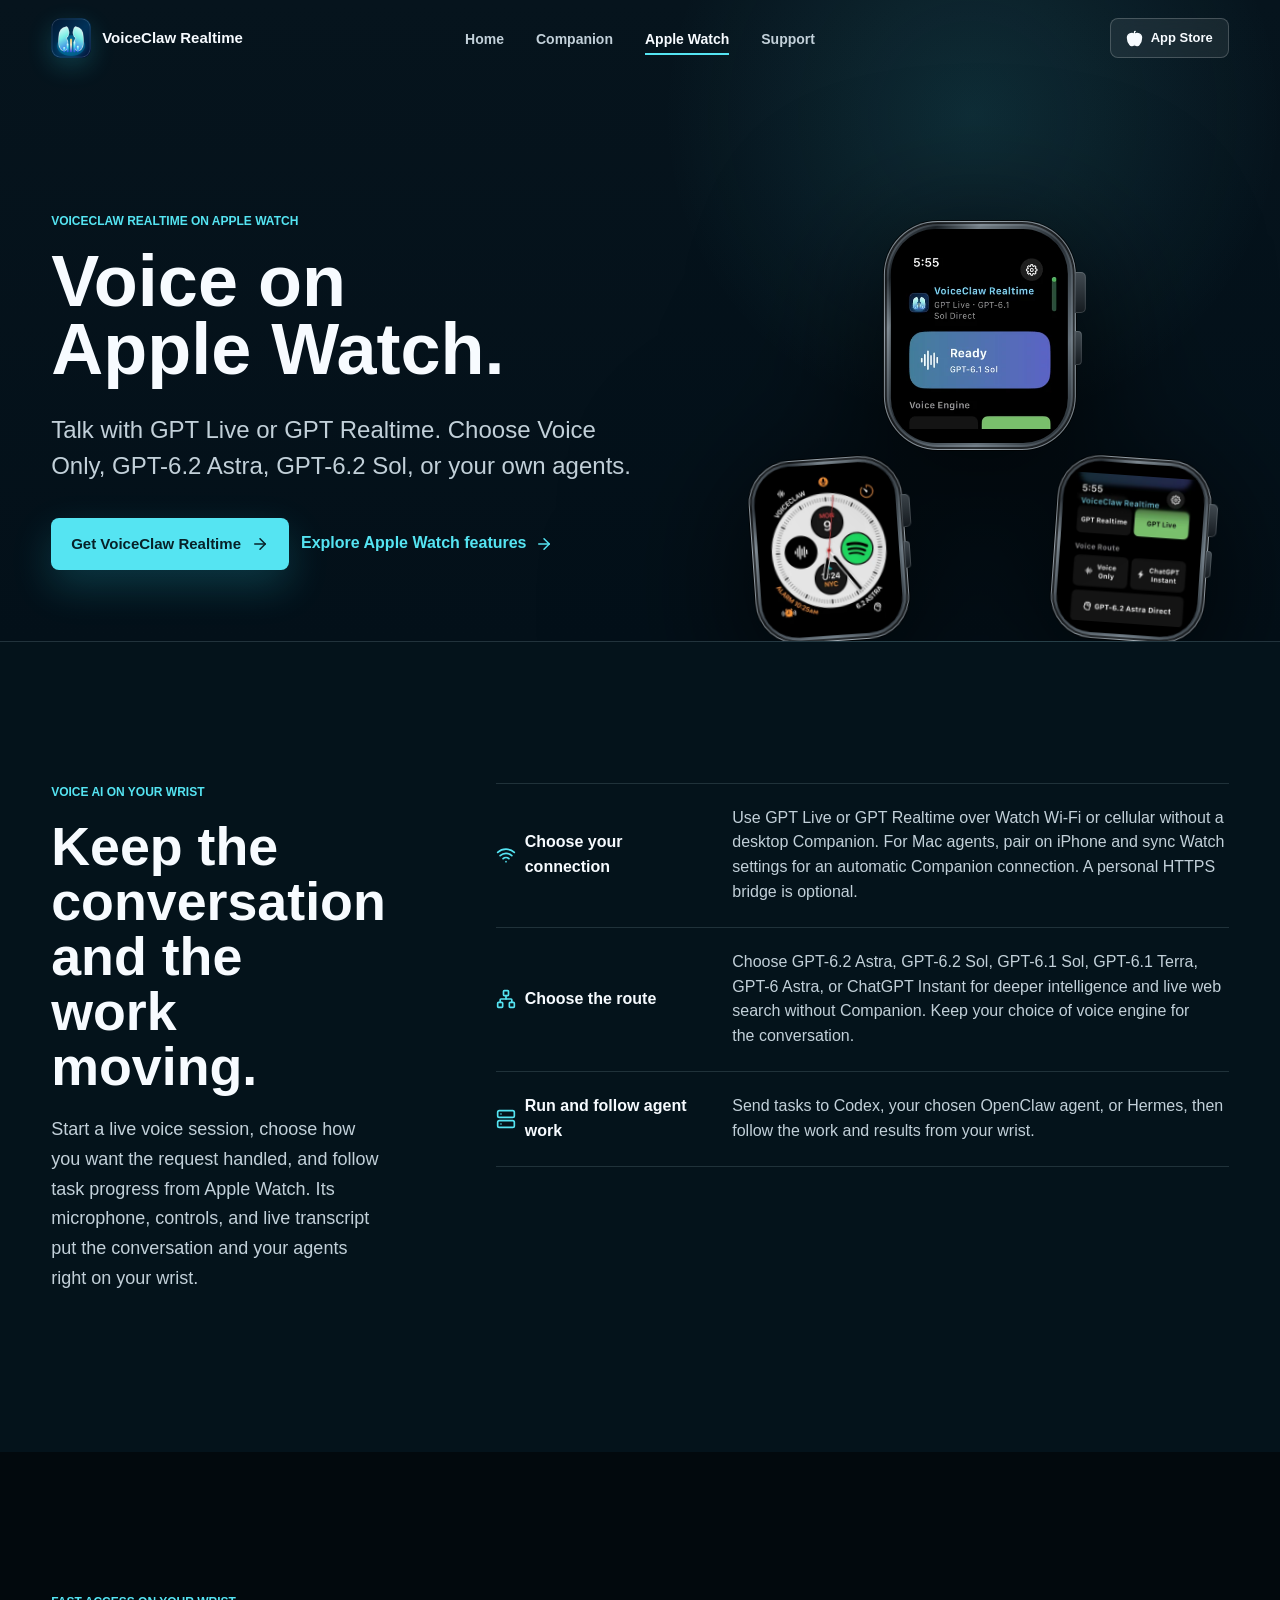
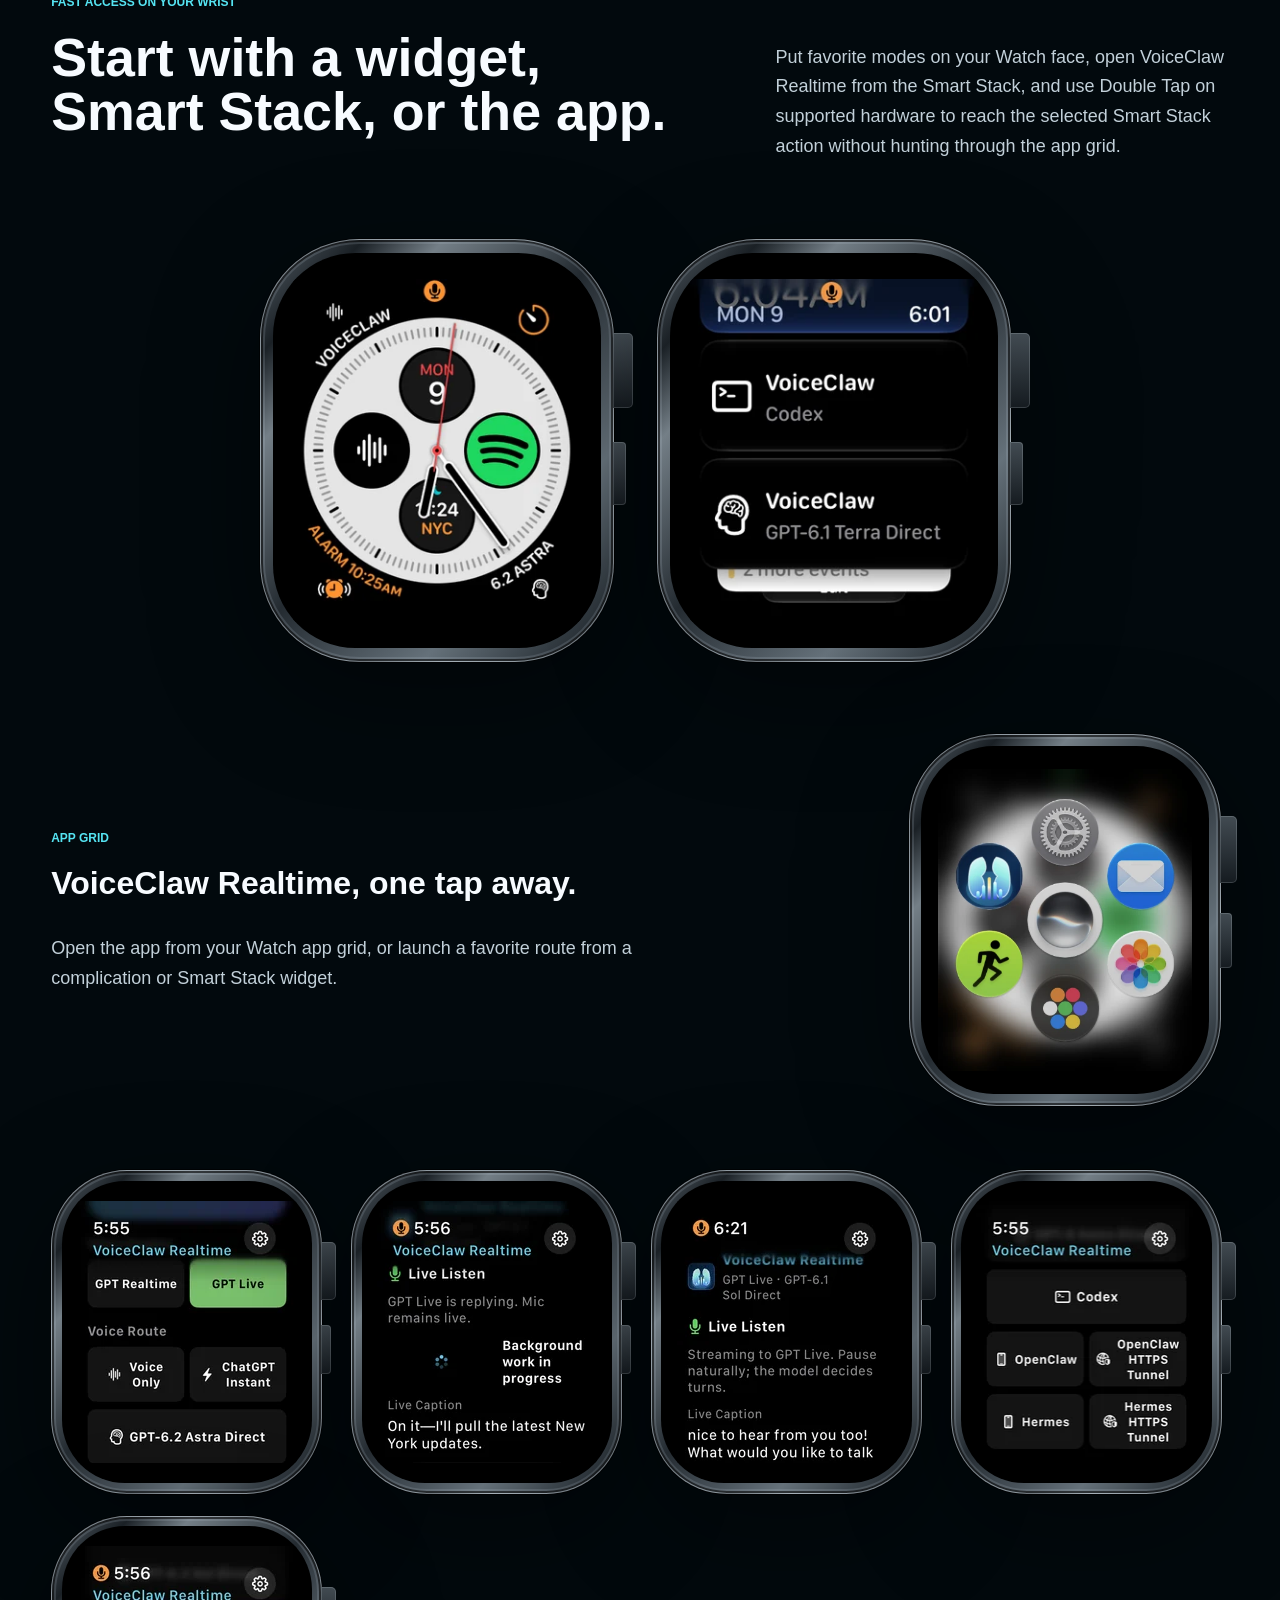
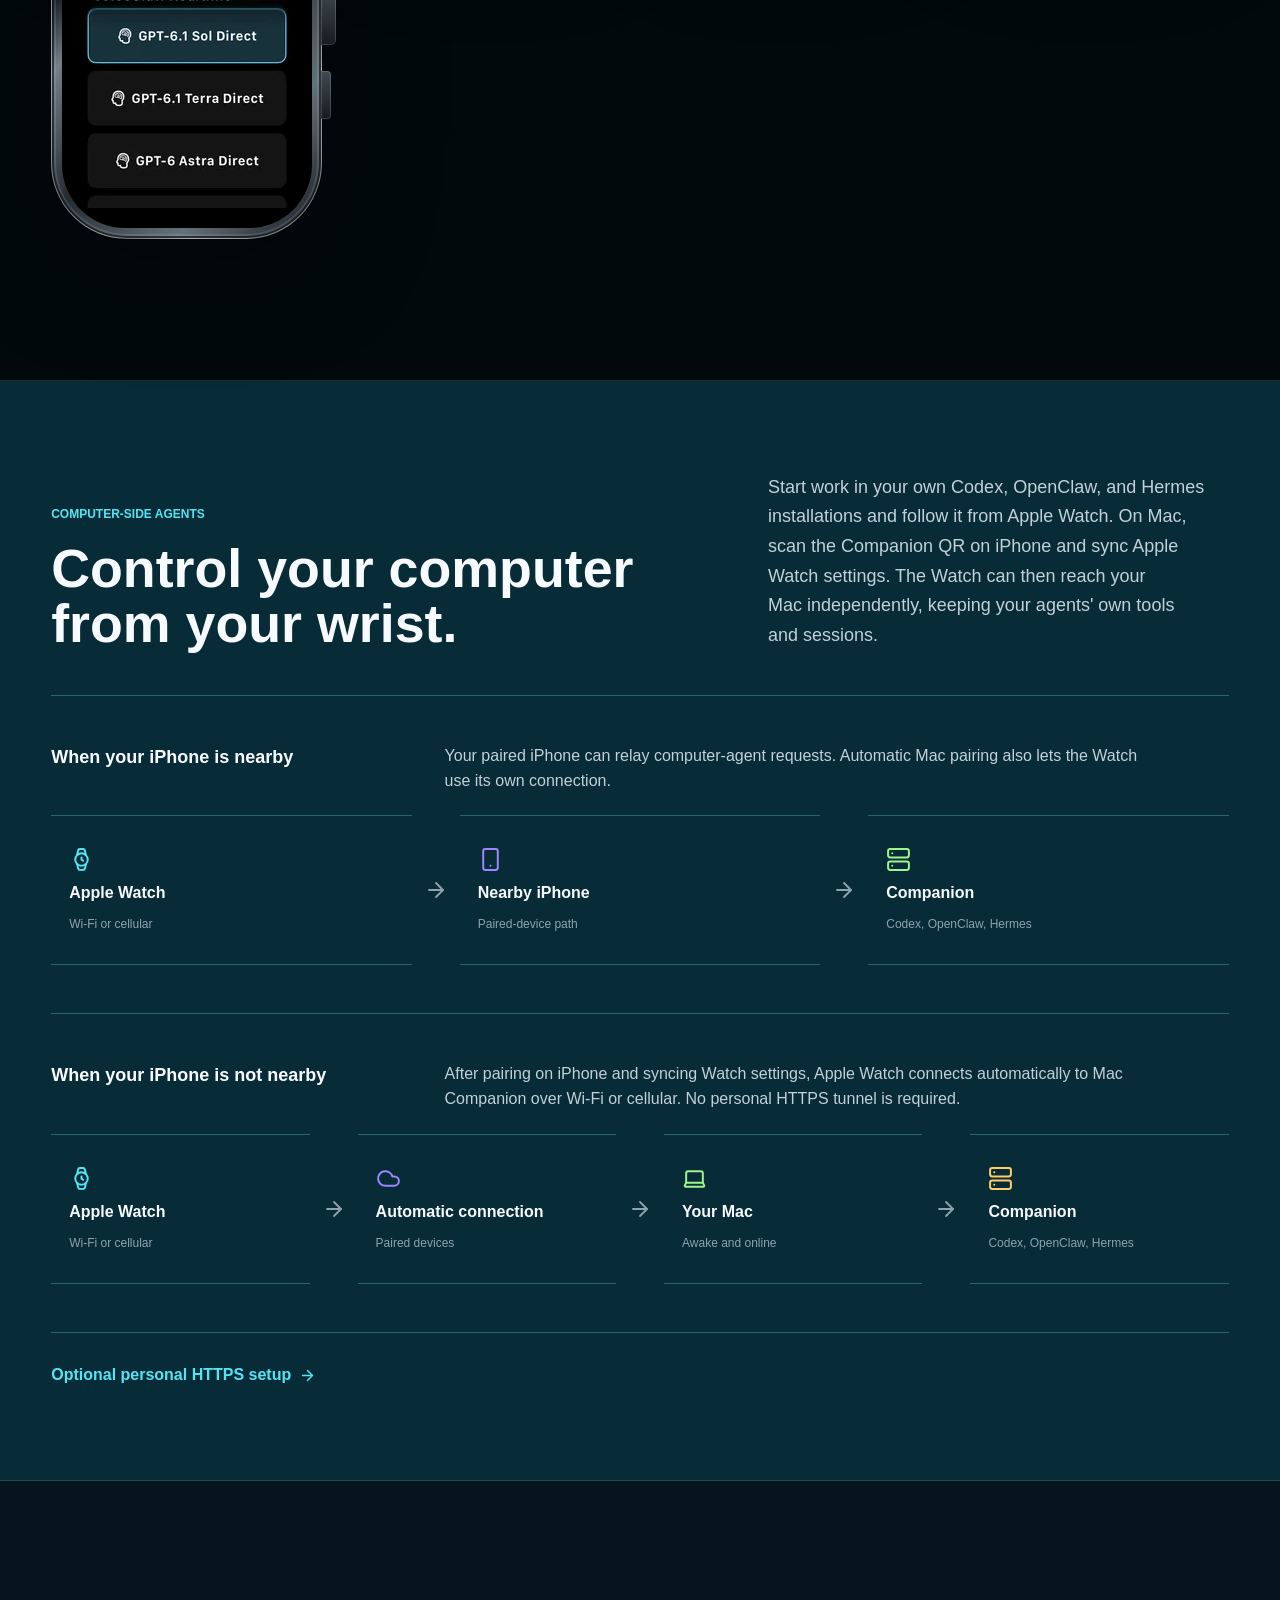
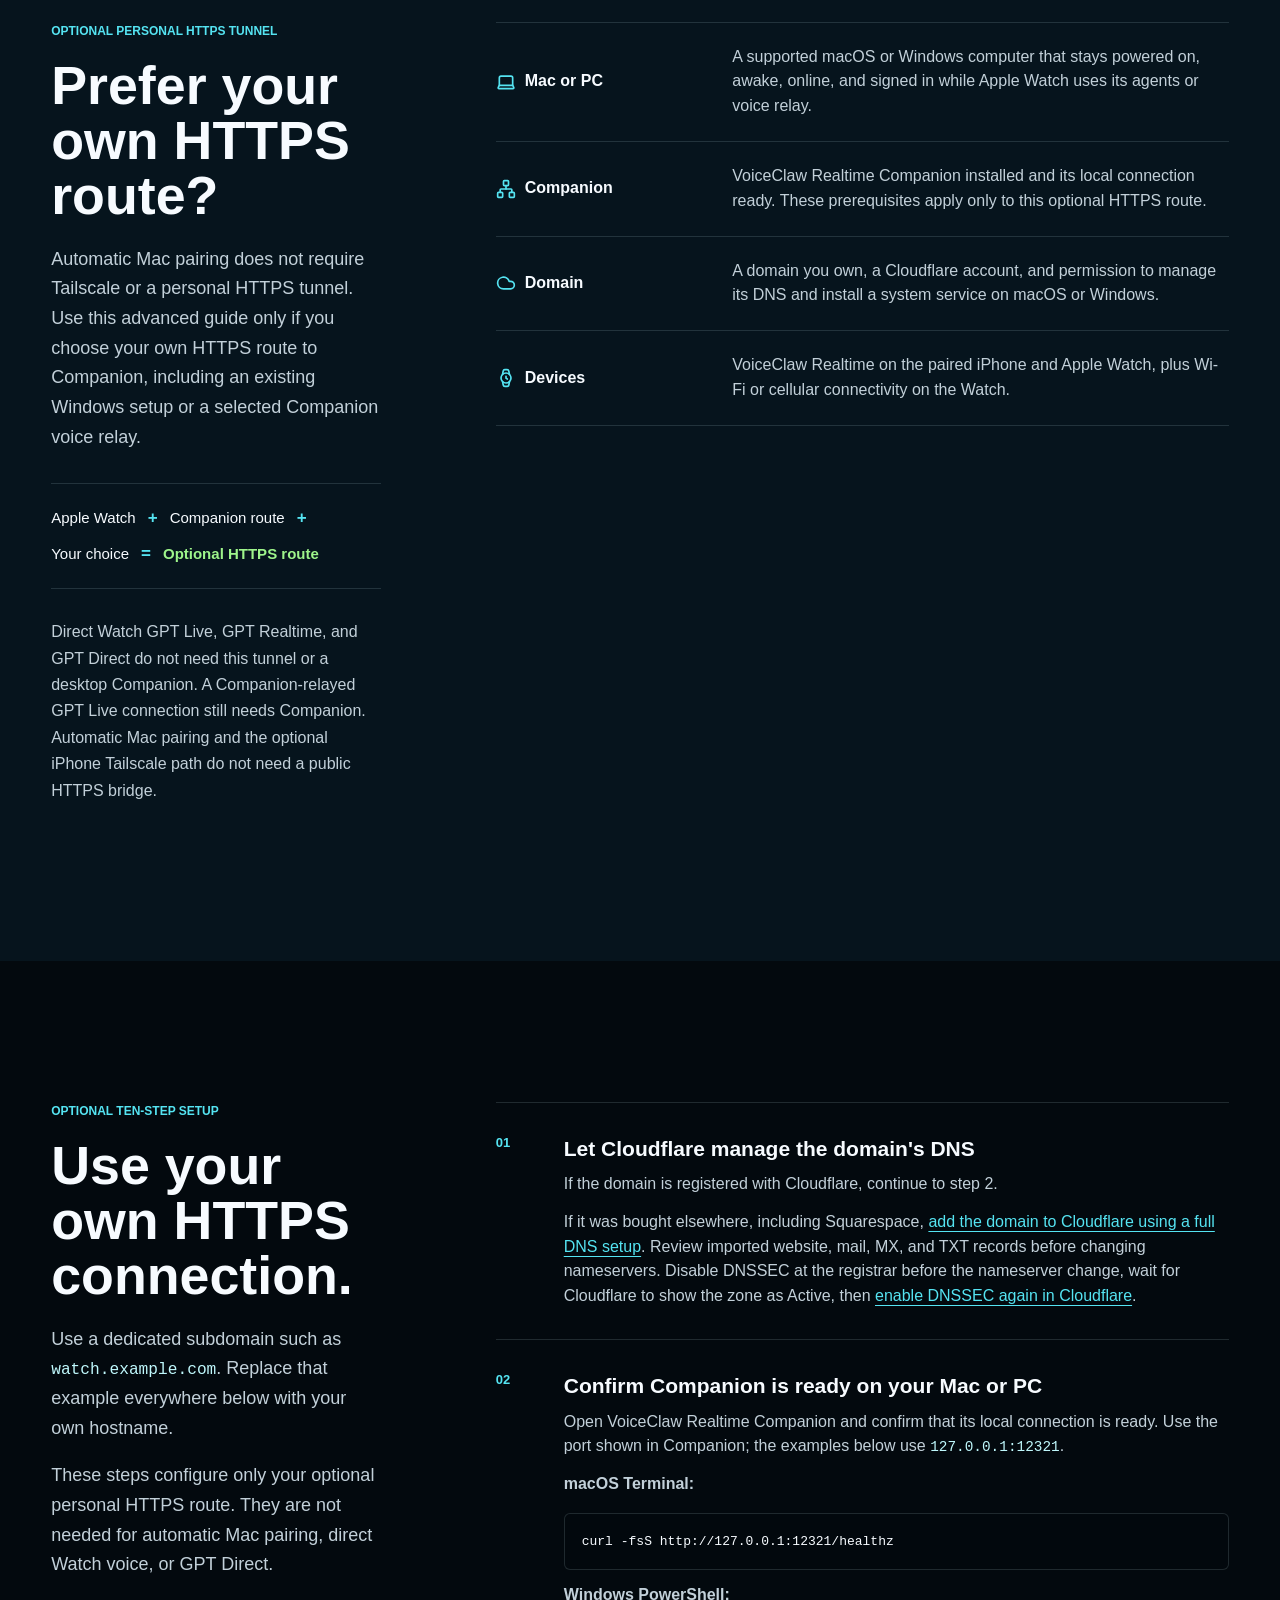
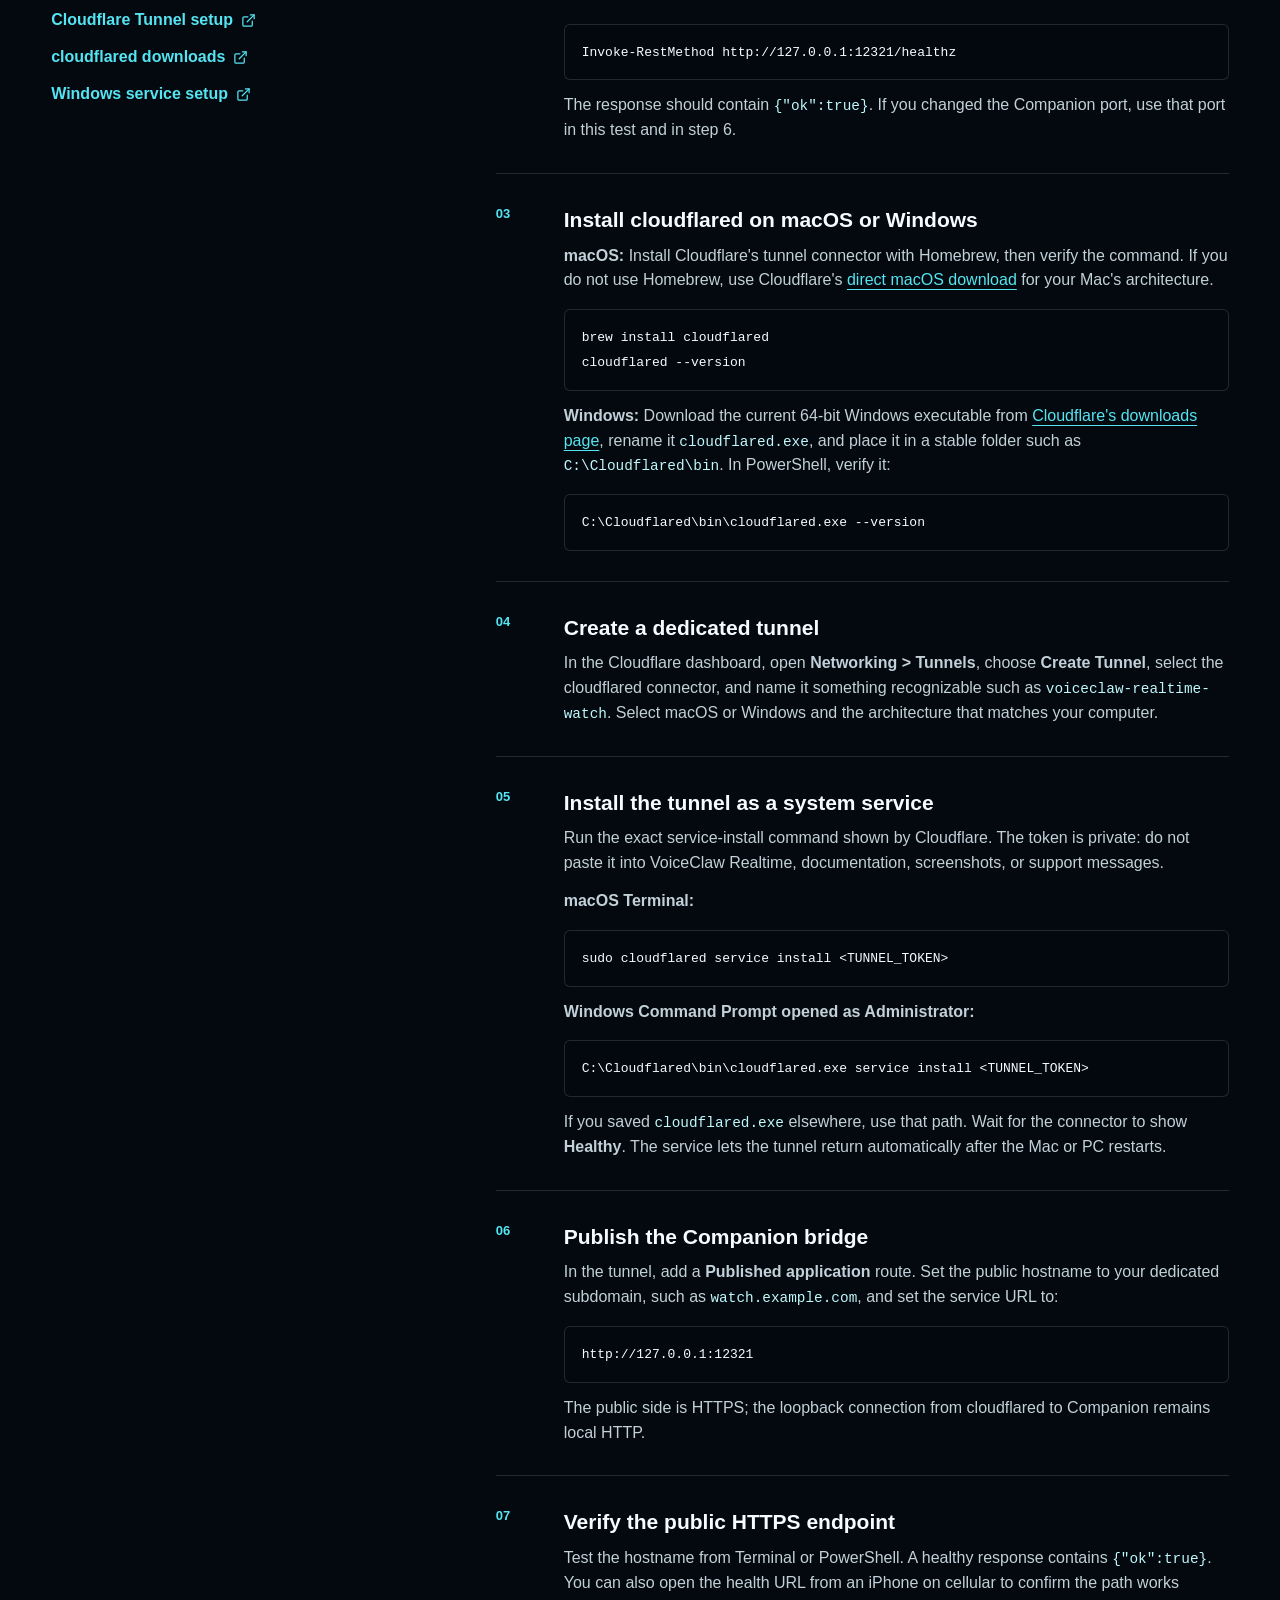
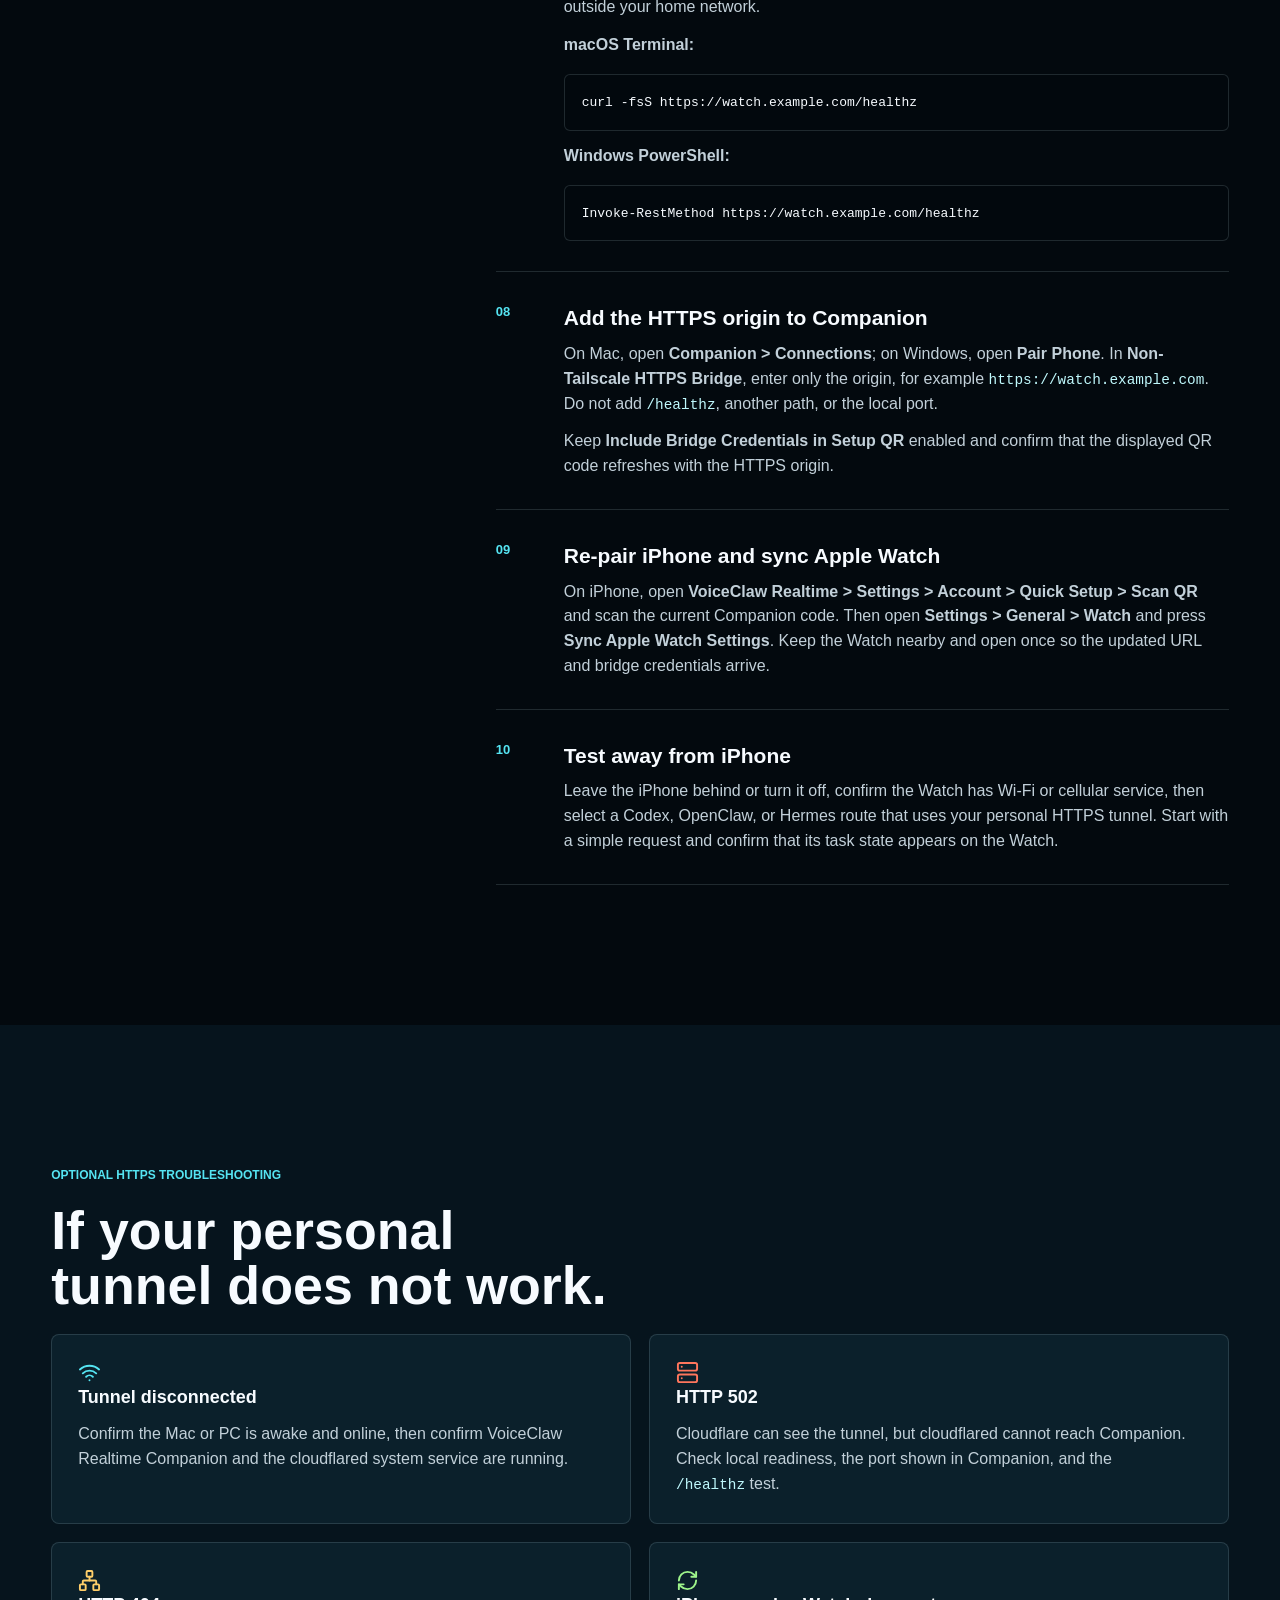
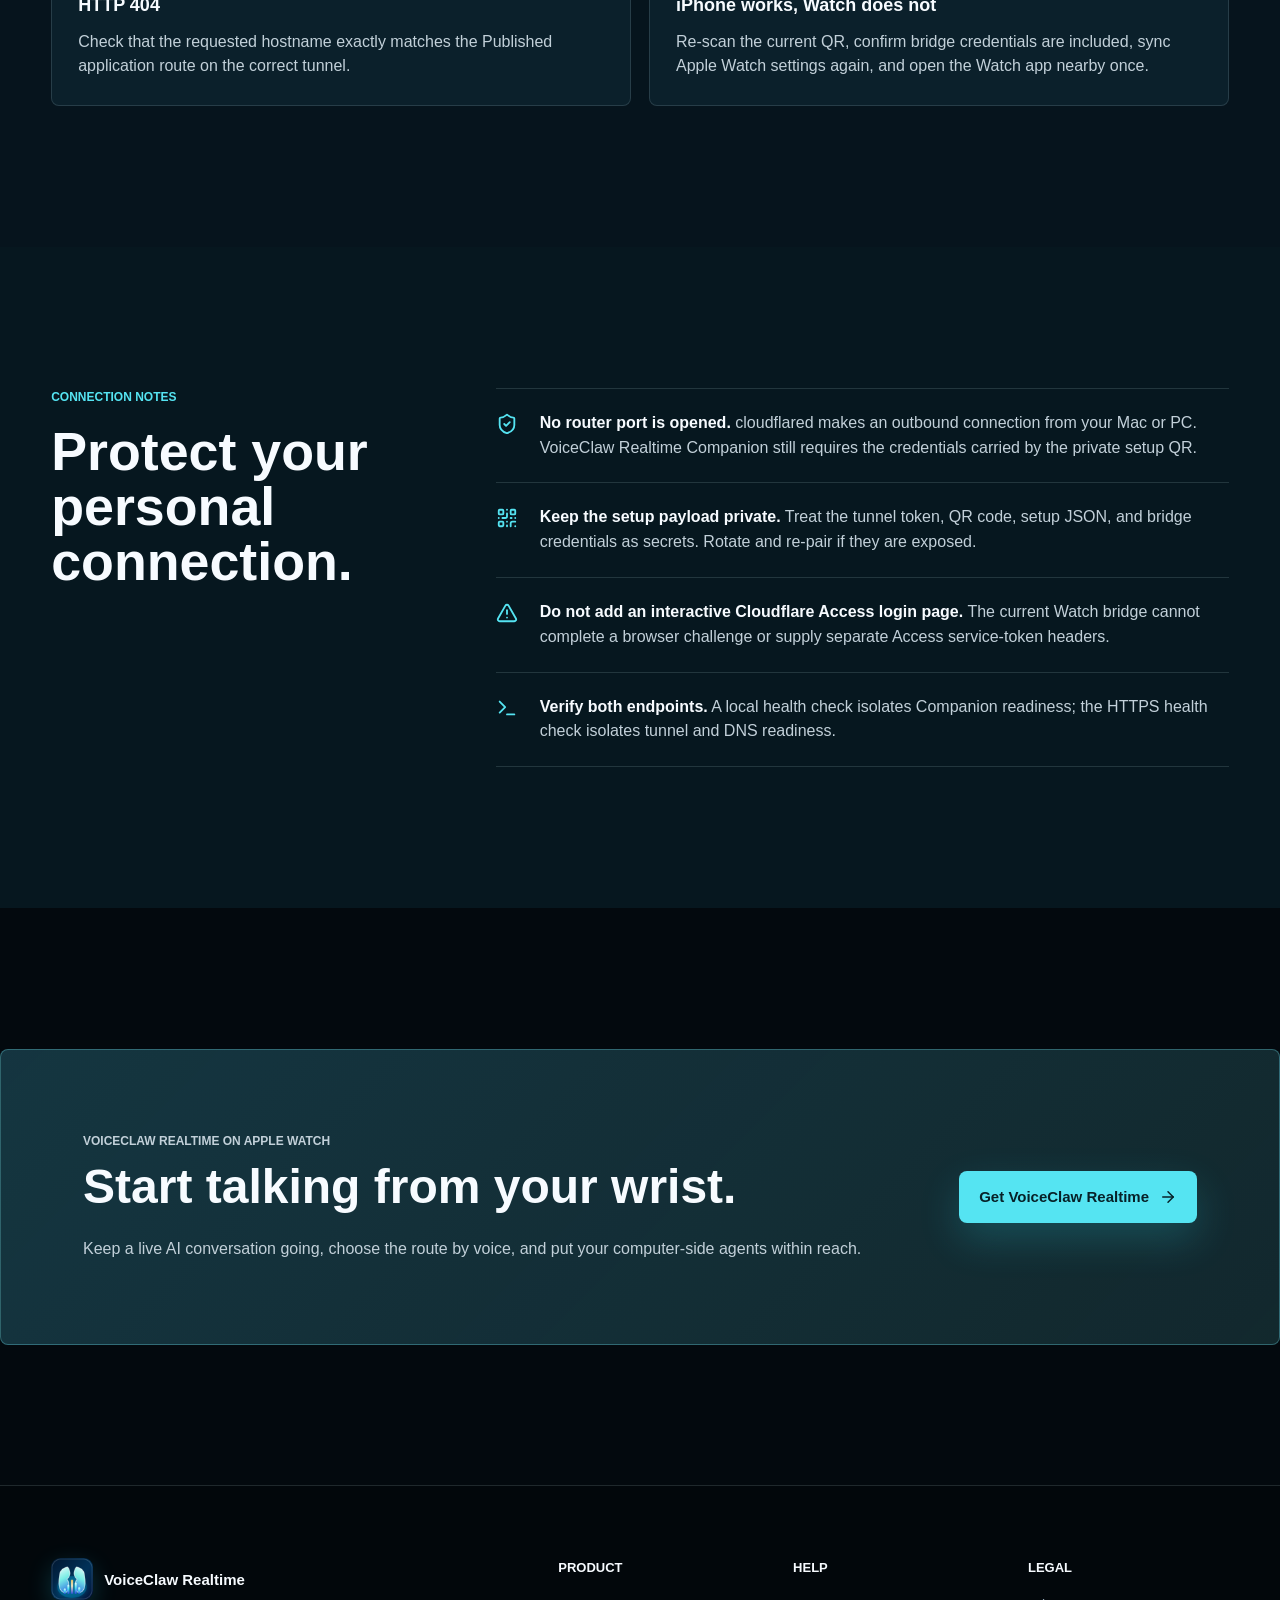
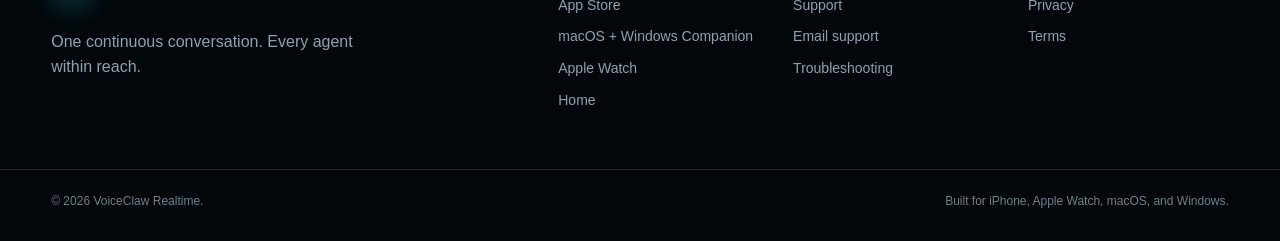
<file: watch/index.html>
<!DOCTYPE html><html lang="en"><head><meta charset="UTF-8"><meta name="viewport" content="width=device-width, initial-scale=1"><meta name="theme-color" content="#06141d"><meta name="color-scheme" content="dark"><meta name="description" content="GPT Live voice, GPT-6.2 Astra, GPT-6.2 Sol, and your own agents on Apple Watch. Choose Voice Only or a task route from your wrist."><meta name="robots" content="index, follow"><link rel="canonical" href="https://voiceclawrealtime.com/watch/"><link rel="icon" type="image/png" sizes="32x32" href="/favicon-32.png"><link rel="apple-touch-icon" href="/apple-touch-icon.png"><link rel="manifest" href="/site.webmanifest"><meta property="og:type" content="website"><meta property="og:site_name" content="VoiceClaw Realtime"><meta property="og:title" content="VoiceClaw Realtime for Apple Watch | Voice AI and Agent Control"><meta property="og:description" content="GPT Live voice, GPT-6.2 Astra, GPT-6.2 Sol, and your own agents on Apple Watch. Choose Voice Only or a task route from your wrist."><meta property="og:url" content="https://voiceclawrealtime.com/watch/"><meta property="og:image" content="https://voiceclawrealtime.com/og-image.png"><meta name="twitter:card" content="summary_large_image"><meta name="twitter:title" content="VoiceClaw Realtime for Apple Watch | Voice AI and Agent Control"><meta name="twitter:description" content="GPT Live voice, GPT-6.2 Astra, GPT-6.2 Sol, and your own agents on Apple Watch. Choose Voice Only or a task route from your wrist."><meta name="twitter:image" content="https://voiceclawrealtime.com/og-image.png"><title>VoiceClaw Realtime for Apple Watch | Voice AI and Agent Control</title><script type="application/ld+json">[{"@context":"https://schema.org","@type":"WebPage","name":"VoiceClaw Realtime for Apple Watch","description":"GPT Live voice, GPT-6.2 Astra, GPT-6.2 Sol, and your own agents on Apple Watch. Choose Voice Only or a task route from your wrist.","url":"https://voiceclawrealtime.com/watch/"},{"@context":"https://schema.org","@type":"HowTo","name":"Set up an optional personal HTTPS route for VoiceClaw Realtime on Apple Watch","description":"Optional advanced setup for a personal Cloudflare Tunnel to Companion. Automatic Mac pairing does not require this tunnel.","step":[{"@type":"HowToStep","position":1,"name":"Let Cloudflare manage the domain's DNS"},{"@type":"HowToStep","position":2,"name":"Confirm Companion is ready on your Mac or PC"},{"@type":"HowToStep","position":3,"name":"Install cloudflared on macOS or Windows"},{"@type":"HowToStep","position":4,"name":"Create a dedicated tunnel"},{"@type":"HowToStep","position":5,"name":"Install the tunnel as a system service"},{"@type":"HowToStep","position":6,"name":"Publish the Companion bridge"},{"@type":"HowToStep","position":7,"name":"Verify the public HTTPS endpoint"},{"@type":"HowToStep","position":8,"name":"Add the HTTPS origin to Companion"},{"@type":"HowToStep","position":9,"name":"Re-pair iPhone and sync Apple Watch"},{"@type":"HowToStep","position":10,"name":"Test away from iPhone"}]}]</script><link rel="stylesheet" href="/_astro/SiteLayout.DrzRUML9.css"></head><body><a class="skip-link" href="#main-content">Skip to content</a><header class="site-header" data-header><div class="header-inner"><a class="brand" href="/" aria-label="VoiceClaw Realtime home"><img src="/app-icon.png" alt="" width="40" height="40"><span>VoiceClaw <b>Realtime</b></span></a><button class="menu-toggle" type="button" aria-label="Open navigation" aria-expanded="false" aria-controls="site-nav" data-menu-toggle><svg xmlns="http://www.w3.org/2000/svg" width="22" height="22" viewBox="0 0 24 24" fill="none" stroke="currentColor" stroke-width="2" stroke-linecap="round" stroke-linejoin="round" aria-hidden="true" class="lucide lucide-menu menu-open-icon"><path d="M4 5h16"></path><path d="M4 12h16"></path><path d="M4 19h16"></path></svg><svg xmlns="http://www.w3.org/2000/svg" width="22" height="22" viewBox="0 0 24 24" fill="none" stroke="currentColor" stroke-width="2" stroke-linecap="round" stroke-linejoin="round" aria-hidden="true" class="lucide lucide-x menu-close-icon"><path d="M18 6 6 18"></path><path d="m6 6 12 12"></path></svg></button><nav id="site-nav" class="site-nav" aria-label="Primary navigation" data-menu><a href="/">Home</a><a href="/companion/">Companion</a><a href="/watch/" aria-current="page">Apple Watch</a><a href="/support/">Support</a></nav><a class="header-cta" href="https://apps.apple.com/us/app/voiceclaw-realtime/id6769243723" target="_blank" rel="noreferrer"><svg xmlns="http://www.w3.org/2000/svg" width="17" height="17" viewBox="0 0 24 24" fill="currentColor" stroke="currentColor" stroke-width="1.8" stroke-linecap="round" stroke-linejoin="round" aria-hidden="true" class="lucide lucide-apple"><path d="M12 6.528V3a1 1 0 0 1 1-1h0"></path><path d="M18.237 21A15 15 0 0 0 22 11a6 6 0 0 0-10-4.472A6 6 0 0 0 2 11a15.1 15.1 0 0 0 3.763 10 3 3 0 0 0 3.648.648 5.5 5.5 0 0 1 5.178 0A3 3 0 0 0 18.237 21"></path></svg><span>App Store</span></a></div></header><script type="module">var e=document.querySelector(`[data-header]`),t=document.querySelector(`[data-menu-toggle]`),n=document.querySelector(`[data-menu]`),r=()=>{e?.classList.remove(`menu-is-open`),t?.setAttribute(`aria-expanded`,`false`),t?.setAttribute(`aria-label`,`Open navigation`)};t?.addEventListener(`click`,()=>{let n=!e?.classList.contains(`menu-is-open`);e?.classList.toggle(`menu-is-open`,n),t.setAttribute(`aria-expanded`,String(n)),t.setAttribute(`aria-label`,n?`Close navigation`:`Open navigation`)}),n?.addEventListener(`click`,e=>{e.target.closest(`a`)&&r()}),document.addEventListener(`keydown`,e=>{e.key===`Escape`&&r()});</script><main id="main-content"><section class="page-hero watch-guide-hero"><div class="section-inner watch-guide-hero-grid"><div class="watch-guide-hero-copy"><p class="section-label">VoiceClaw Realtime on Apple Watch</p><h1>Voice on Apple Watch.</h1><p class="lead">Talk with GPT Live or GPT Realtime. Choose Voice Only, GPT-6.2 Astra, GPT-6.2 Sol, or your own agents.</p><div class="button-row"><a class="button button-primary" href="https://apps.apple.com/us/app/voiceclaw-realtime/id6769243723" target="_blank" rel="noreferrer"><span>Get VoiceClaw Realtime</span><svg xmlns="http://www.w3.org/2000/svg" width="18" height="18" viewBox="0 0 24 24" fill="none" stroke="currentColor" stroke-width="2" stroke-linecap="round" stroke-linejoin="round" aria-hidden="true" class="lucide lucide-arrow-right"><path d="M5 12h14"></path><path d="m12 5 7 7-7 7"></path></svg></a><a class="text-link" href="#watch-capabilities"><span>Explore Apple Watch features</span><svg xmlns="http://www.w3.org/2000/svg" width="18" height="18" viewBox="0 0 24 24" fill="none" stroke="currentColor" stroke-width="2" stroke-linecap="round" stroke-linejoin="round" aria-hidden="true" class="lucide lucide-arrow-right"><path d="M5 12h14"></path><path d="m12 5 7 7-7 7"></path></svg></a></div></div><div class="watch-guide-hero-media watch-device-showcase watch-guide-device-showcase" aria-label="VoiceClaw Realtime on Apple Watch"><figure class="device-frame device-frame-watch watch-showcase-device watch-showcase-main"><div class="device-shell"><div class="device-screen"><img src="/_astro/watch-ready-20261109.BamcJLrj_nJEbq.webp" srcset="/_astro/watch-ready-20261109.BamcJLrj_2mR20j.webp 300w, /_astro/watch-ready-20261109.BamcJLrj_nJEbq.webp 416w" alt="VoiceClaw Realtime Ready screen with GPT Live and GPT-6.1 Sol Direct on Apple Watch" sizes="(max-width: 760px) 58vw, 300px" loading="eager" fetchpriority="high" decoding="async" width="416" height="496"></div><i class="device-crown" aria-hidden="true"></i><i class="device-watch-button" aria-hidden="true"></i></div></figure><figure class="device-frame device-frame-watch watch-showcase-device watch-showcase-left"><div class="device-shell"><div class="device-screen"><img src="/_astro/watch-face-20261109.Bu7KdlH0_1GuxmX.webp" srcset="/_astro/watch-face-20261109.Bu7KdlH0_Z1JzVxC.webp 260w, /_astro/watch-face-20261109.Bu7KdlH0_1GuxmX.webp 416w" alt="VoiceClaw Realtime widgets on an Apple Watch face" sizes="(max-width: 760px) 42vw, 230px" loading="eager" decoding="async" width="416" height="496"></div><i class="device-crown" aria-hidden="true"></i><i class="device-watch-button" aria-hidden="true"></i></div></figure><figure class="device-frame device-frame-watch watch-showcase-device watch-showcase-right"><div class="device-shell"><div class="device-screen"><img src="/_astro/watch-voice-choices-20261109.Dw1kSepy_Nn5XI.webp" srcset="/_astro/watch-voice-choices-20261109.Dw1kSepy_ZCBevi.webp 260w, /_astro/watch-voice-choices-20261109.Dw1kSepy_Nn5XI.webp 416w" alt="VoiceClaw Realtime voice engine and Direct route choices on Apple Watch" sizes="(max-width: 760px) 42vw, 230px" loading="eager" decoding="async" width="416" height="496"></div><i class="device-crown" aria-hidden="true"></i><i class="device-watch-button" aria-hidden="true"></i></div></figure></div></div></section><section id="watch-capabilities" class="content-section watch-capabilities-section"><div class="section-inner content-grid"><div><p class="section-label">Voice AI on your wrist</p><h2 class="subhead">Keep the conversation and the work moving.</h2><p class="copy">Start a live voice session, choose how you want the request handled, and follow task progress from Apple Watch. Its microphone, controls, and live transcript put the conversation and your agents right on your wrist.</p></div><div class="feature-table watch-capabilities"><div class="feature-row"><strong><svg xmlns="http://www.w3.org/2000/svg" width="20" height="20" viewBox="0 0 24 24" fill="none" stroke="currentColor" stroke-width="2" stroke-linecap="round" stroke-linejoin="round" aria-hidden="true" class="lucide lucide-wifi"><path d="M12 20h.01"></path><path d="M2 8.82a15 15 0 0 1 20 0"></path><path d="M5 12.859a10 10 0 0 1 14 0"></path><path d="M8.5 16.429a5 5 0 0 1 7 0"></path></svg> Choose your connection</strong><p>Use GPT Live or GPT Realtime over Watch Wi-Fi or cellular without a desktop Companion. For Mac agents, pair on iPhone and sync Watch settings for an automatic Companion connection. A personal HTTPS bridge is optional.</p></div><div class="feature-row"><strong><svg xmlns="http://www.w3.org/2000/svg" width="20" height="20" viewBox="0 0 24 24" fill="none" stroke="currentColor" stroke-width="2" stroke-linecap="round" stroke-linejoin="round" aria-hidden="true" class="lucide lucide-network"><rect x="16" y="16" width="6" height="6" rx="1"></rect><rect x="2" y="16" width="6" height="6" rx="1"></rect><rect x="9" y="2" width="6" height="6" rx="1"></rect><path d="M5 16v-3a1 1 0 0 1 1-1h12a1 1 0 0 1 1 1v3"></path><path d="M12 12V8"></path></svg> Choose the route</strong><p>Choose GPT-6.2 Astra, GPT-6.2 Sol, GPT-6.1 Sol, GPT-6.1 Terra, GPT-6 Astra, or ChatGPT Instant for deeper intelligence and live web search without Companion. Keep your choice of voice engine for the conversation.</p></div><div class="feature-row"><strong><svg xmlns="http://www.w3.org/2000/svg" width="20" height="20" viewBox="0 0 24 24" fill="none" stroke="currentColor" stroke-width="2" stroke-linecap="round" stroke-linejoin="round" aria-hidden="true" class="lucide lucide-server"><rect width="20" height="8" x="2" y="2" rx="2" ry="2"></rect><rect width="20" height="8" x="2" y="14" rx="2" ry="2"></rect><line x1="6" x2="6.01" y1="6" y2="6"></line><line x1="6" x2="6.01" y1="18" y2="18"></line></svg> Run and follow agent work</strong><p>Send tasks to Codex, your chosen OpenClaw agent, or Hermes, then follow the work and results from your wrist.</p></div></div></div></section><section class="watch-access-showcase" aria-labelledby="watch-access-heading"><div class="section-inner"><div class="watch-access-heading"><div><p class="section-label">Fast access on your wrist</p><h2 id="watch-access-heading" class="subhead">Start with a widget, Smart Stack, or the app.</h2></div><p class="copy">Put favorite modes on your Watch face, open VoiceClaw Realtime from the Smart Stack, and use Double Tap on supported hardware to reach the selected Smart Stack action without hunting through the app grid.</p></div><div class="watch-access-featured" aria-label="Apple Watch face widgets and Smart Stack access"><figure class="device-frame device-frame-watch"><div class="device-shell"><div class="device-screen"><img src="/_astro/watch-face-20261109.Bu7KdlH0_1GuxmX.webp" srcset="/_astro/watch-face-20261109.Bu7KdlH0_Z1g5p2x.webp 300w, /_astro/watch-face-20261109.Bu7KdlH0_1GuxmX.webp 416w" alt="VoiceClaw Realtime widgets on an Apple Watch face" sizes="(max-width: 760px) 44vw, 300px" loading="lazy" decoding="async" width="416" height="496"></div><i class="device-crown" aria-hidden="true"></i><i class="device-watch-button" aria-hidden="true"></i></div></figure><figure class="device-frame device-frame-watch"><div class="device-shell"><div class="device-screen"><img src="/_astro/watch-smart-stack-20261109.BrSohSl3_enpiJ.webp" srcset="/_astro/watch-smart-stack-20261109.BrSohSl3_Z2gqwhp.webp 300w, /_astro/watch-smart-stack-20261109.BrSohSl3_enpiJ.webp 416w" alt="VoiceClaw Realtime in the Apple Watch Smart Stack" sizes="(max-width: 760px) 44vw, 300px" loading="lazy" decoding="async" width="416" height="496"></div><i class="device-crown" aria-hidden="true"></i><i class="device-watch-button" aria-hidden="true"></i></div></figure></div><div class="watch-app-grid-story" id="watch-app-grid"><div><p class="section-label">App grid</p><h3>VoiceClaw Realtime, one tap away.</h3><p class="copy">Open the app from your Watch app grid, or launch a favorite route from a complication or Smart Stack widget.</p></div><figure class="device-frame device-frame-watch"><div class="device-shell"><div class="device-screen"><img src="/_astro/watch-app-grid-20261109.DHivhl-9_1BJyCm.webp" srcset="/_astro/watch-app-grid-20261109.DHivhl-9_1lLc4g.webp 280w, /_astro/watch-app-grid-20261109.DHivhl-9_1BJyCm.webp 416w" alt="VoiceClaw Realtime at the upper left of the Apple Watch app grid" sizes="(max-width: 760px) 280px, 320px" loading="lazy" decoding="async" width="416" height="496"></div><i class="device-crown" aria-hidden="true"></i><i class="device-watch-button" aria-hidden="true"></i></div></figure></div><div class="watch-native-gallery" aria-label="VoiceClaw Realtime controls and settings on Apple Watch"><figure class="device-frame device-frame-watch"><div class="device-shell"><div class="device-screen"><img src="/_astro/watch-voice-choices-20261109.Dw1kSepy_Z1qCkGb.webp" srcset="/_astro/watch-voice-choices-20261109.Dw1kSepy_Z1mqz84.webp 220w, /_astro/watch-voice-choices-20261109.Dw1kSepy_Z1qCkGb.webp 416w" alt="VoiceClaw Realtime voice engine and Direct route choices on Apple Watch" sizes="(max-width: 760px) 42vw, 180px" loading="lazy" decoding="async" width="416" height="496"></div><i class="device-crown" aria-hidden="true"></i><i class="device-watch-button" aria-hidden="true"></i></div></figure><figure class="device-frame device-frame-watch"><div class="device-shell"><div class="device-screen"><img src="/_astro/watch-background-work-20261109.Colbq4Oe_BLSTJ.webp" srcset="/_astro/watch-background-work-20261109.Colbq4Oe_Z1xmRXw.webp 220w, /_astro/watch-background-work-20261109.Colbq4Oe_BLSTJ.webp 416w" alt="VoiceClaw Realtime background work in progress on Apple Watch" sizes="(max-width: 760px) 42vw, 180px" loading="lazy" decoding="async" width="416" height="496"></div><i class="device-crown" aria-hidden="true"></i><i class="device-watch-button" aria-hidden="true"></i></div></figure><figure class="device-frame device-frame-watch"><div class="device-shell"><div class="device-screen"><img src="/_astro/watch-live-conversation-20261109.Bj4cGsSe_1aom1e.webp" srcset="/_astro/watch-live-conversation-20261109.Bj4cGsSe_1UXL5S.webp 220w, /_astro/watch-live-conversation-20261109.Bj4cGsSe_1aom1e.webp 416w" alt="VoiceClaw Realtime GPT Live session with GPT-6.1 Sol Direct and live captions on Apple Watch" sizes="(max-width: 760px) 42vw, 180px" loading="lazy" decoding="async" width="416" height="496"></div><i class="device-crown" aria-hidden="true"></i><i class="device-watch-button" aria-hidden="true"></i></div></figure><figure class="device-frame device-frame-watch"><div class="device-shell"><div class="device-screen"><img src="/_astro/watch-agents-20261109.CPTgYUlJ_Z20BNGl.webp" srcset="/_astro/watch-agents-20261109.CPTgYUlJ_vcWhf.webp 220w, /_astro/watch-agents-20261109.CPTgYUlJ_Z20BNGl.webp 416w" alt="VoiceClaw Realtime Codex, OpenClaw, and Hermes route choices on Apple Watch" sizes="(max-width: 760px) 42vw, 180px" loading="lazy" decoding="async" width="416" height="496"></div><i class="device-crown" aria-hidden="true"></i><i class="device-watch-button" aria-hidden="true"></i></div></figure><figure class="device-frame device-frame-watch"><div class="device-shell"><div class="device-screen"><img src="/_astro/watch-direct-models-20261109.CEslTaDe_Z1bIS5z.webp" srcset="/_astro/watch-direct-models-20261109.CEslTaDe_Z17x7ws.webp 220w, /_astro/watch-direct-models-20261109.CEslTaDe_Z1bIS5z.webp 416w" alt="VoiceClaw Realtime Direct choices showing GPT-6.1 Sol, GPT-6.1 Terra, and GPT-6 Astra on Apple Watch" sizes="(max-width: 760px) 42vw, 180px" loading="lazy" decoding="async" width="416" height="496"></div><i class="device-crown" aria-hidden="true"></i><i class="device-watch-button" aria-hidden="true"></i></div></figure></div></div></section><section class="watch-route-band" aria-labelledby="route-heading"><div class="section-inner"><div class="watch-route-heading"><div><p class="section-label">Computer-side agents</p><h2 id="route-heading" class="subhead">Control your computer from your wrist.</h2></div><p class="copy">Start work in your own Codex, OpenClaw, and Hermes installations and follow it from Apple Watch. On Mac, scan the Companion QR on iPhone and sync Apple Watch settings. The Watch can then reach your Mac independently, keeping your agents' own tools and sessions.</p></div><div class="watch-route-paths"><div class="watch-route-path"><div class="watch-route-path-copy"><strong>When your iPhone is nearby</strong><p>Your paired iPhone can relay computer-agent requests. Automatic Mac pairing also lets the Watch use its own connection.</p></div><div class="watch-route-flow watch-route-flow-nearby" aria-label="Apple Watch to nearby iPhone to VoiceClaw Realtime Companion connection flow"><div class="watch-route-node"><svg xmlns="http://www.w3.org/2000/svg" width="25" height="25" viewBox="0 0 24 24" fill="none" stroke="currentColor" stroke-width="1.9" stroke-linecap="round" stroke-linejoin="round" aria-hidden="true" class="lucide lucide-watch"><path d="M12 10v2.2l1.6 1"></path><path d="m16.13 7.66-.81-4.05a2 2 0 0 0-2-1.61h-2.68a2 2 0 0 0-2 1.61l-.78 4.05"></path><path d="m7.88 16.36.8 4a2 2 0 0 0 2 1.61h2.72a2 2 0 0 0 2-1.61l.81-4.05"></path><circle cx="12" cy="12" r="6"></circle></svg><span>Apple Watch</span><small>Wi-Fi or cellular</small></div><svg xmlns="http://www.w3.org/2000/svg" width="24" height="24" viewBox="0 0 24 24" fill="none" stroke="currentColor" stroke-width="1.8" stroke-linecap="round" stroke-linejoin="round" aria-hidden="true" class="lucide lucide-arrow-right watch-route-arrow"><path d="M5 12h14"></path><path d="m12 5 7 7-7 7"></path></svg><div class="watch-route-node"><svg xmlns="http://www.w3.org/2000/svg" width="25" height="25" viewBox="0 0 24 24" fill="none" stroke="currentColor" stroke-width="1.9" stroke-linecap="round" stroke-linejoin="round" aria-hidden="true" class="lucide lucide-smartphone"><rect width="14" height="20" x="5" y="2" rx="2" ry="2"></rect><path d="M12 18h.01"></path></svg><span>Nearby iPhone</span><small>Paired-device path</small></div><svg xmlns="http://www.w3.org/2000/svg" width="24" height="24" viewBox="0 0 24 24" fill="none" stroke="currentColor" stroke-width="1.8" stroke-linecap="round" stroke-linejoin="round" aria-hidden="true" class="lucide lucide-arrow-right watch-route-arrow"><path d="M5 12h14"></path><path d="m12 5 7 7-7 7"></path></svg><div class="watch-route-node"><svg xmlns="http://www.w3.org/2000/svg" width="25" height="25" viewBox="0 0 24 24" fill="none" stroke="currentColor" stroke-width="1.9" stroke-linecap="round" stroke-linejoin="round" aria-hidden="true" class="lucide lucide-server"><rect width="20" height="8" x="2" y="2" rx="2" ry="2"></rect><rect width="20" height="8" x="2" y="14" rx="2" ry="2"></rect><line x1="6" x2="6.01" y1="6" y2="6"></line><line x1="6" x2="6.01" y1="18" y2="18"></line></svg><span>Companion</span><small>Codex, OpenClaw, Hermes</small></div></div></div><div class="watch-route-path"><div class="watch-route-path-copy"><strong>When your iPhone is not nearby</strong><p>After pairing on iPhone and syncing Watch settings, Apple Watch connects automatically to Mac Companion over Wi-Fi or cellular. No personal HTTPS tunnel is required.</p></div><div class="watch-route-flow" aria-label="Apple Watch through an automatic paired connection to VoiceClaw Realtime Companion on Mac"><div class="watch-route-node"><svg xmlns="http://www.w3.org/2000/svg" width="25" height="25" viewBox="0 0 24 24" fill="none" stroke="currentColor" stroke-width="1.9" stroke-linecap="round" stroke-linejoin="round" aria-hidden="true" class="lucide lucide-watch"><path d="M12 10v2.2l1.6 1"></path><path d="m16.13 7.66-.81-4.05a2 2 0 0 0-2-1.61h-2.68a2 2 0 0 0-2 1.61l-.78 4.05"></path><path d="m7.88 16.36.8 4a2 2 0 0 0 2 1.61h2.72a2 2 0 0 0 2-1.61l.81-4.05"></path><circle cx="12" cy="12" r="6"></circle></svg><span>Apple Watch</span><small>Wi-Fi or cellular</small></div><svg xmlns="http://www.w3.org/2000/svg" width="24" height="24" viewBox="0 0 24 24" fill="none" stroke="currentColor" stroke-width="1.8" stroke-linecap="round" stroke-linejoin="round" aria-hidden="true" class="lucide lucide-arrow-right watch-route-arrow"><path d="M5 12h14"></path><path d="m12 5 7 7-7 7"></path></svg><div class="watch-route-node"><svg xmlns="http://www.w3.org/2000/svg" width="25" height="25" viewBox="0 0 24 24" fill="none" stroke="currentColor" stroke-width="1.9" stroke-linecap="round" stroke-linejoin="round" aria-hidden="true" class="lucide lucide-cloud"><path d="M17.5 19H9a7 7 0 1 1 6.71-9h1.79a4.5 4.5 0 1 1 0 9Z"></path></svg><span>Automatic connection</span><small>Paired devices</small></div><svg xmlns="http://www.w3.org/2000/svg" width="24" height="24" viewBox="0 0 24 24" fill="none" stroke="currentColor" stroke-width="1.8" stroke-linecap="round" stroke-linejoin="round" aria-hidden="true" class="lucide lucide-arrow-right watch-route-arrow"><path d="M5 12h14"></path><path d="m12 5 7 7-7 7"></path></svg><div class="watch-route-node"><svg xmlns="http://www.w3.org/2000/svg" width="25" height="25" viewBox="0 0 24 24" fill="none" stroke="currentColor" stroke-width="1.9" stroke-linecap="round" stroke-linejoin="round" aria-hidden="true" class="lucide lucide-laptop"><path d="M18 5a2 2 0 0 1 2 2v8.526a2 2 0 0 0 .212.897l1.068 2.127a1 1 0 0 1-.9 1.45H3.62a1 1 0 0 1-.9-1.45l1.068-2.127A2 2 0 0 0 4 15.526V7a2 2 0 0 1 2-2z"></path><path d="M20.054 15.987H3.946"></path></svg><span>Your Mac</span><small>Awake and online</small></div><svg xmlns="http://www.w3.org/2000/svg" width="24" height="24" viewBox="0 0 24 24" fill="none" stroke="currentColor" stroke-width="1.8" stroke-linecap="round" stroke-linejoin="round" aria-hidden="true" class="lucide lucide-arrow-right watch-route-arrow"><path d="M5 12h14"></path><path d="m12 5 7 7-7 7"></path></svg><div class="watch-route-node"><svg xmlns="http://www.w3.org/2000/svg" width="25" height="25" viewBox="0 0 24 24" fill="none" stroke="currentColor" stroke-width="1.9" stroke-linecap="round" stroke-linejoin="round" aria-hidden="true" class="lucide lucide-server"><rect width="20" height="8" x="2" y="2" rx="2" ry="2"></rect><rect width="20" height="8" x="2" y="14" rx="2" ry="2"></rect><line x1="6" x2="6.01" y1="6" y2="6"></line><line x1="6" x2="6.01" y1="18" y2="18"></line></svg><span>Companion</span><small>Codex, OpenClaw, Hermes</small></div></div></div></div><a class="text-link watch-route-setup-link" href="#away-from-iphone">Optional personal HTTPS setup <svg xmlns="http://www.w3.org/2000/svg" width="17" height="17" viewBox="0 0 24 24" fill="none" stroke="currentColor" stroke-width="2" stroke-linecap="round" stroke-linejoin="round" aria-hidden="true" class="lucide lucide-arrow-right"><path d="M5 12h14"></path><path d="m12 5 7 7-7 7"></path></svg></a></div></section><section id="away-from-iphone" class="content-section alt"><div class="section-inner content-grid"><div><p class="section-label">Optional personal HTTPS tunnel</p><h2 class="subhead">Prefer your own HTTPS route?</h2><p class="copy">Automatic Mac pairing does not require Tailscale or a personal HTTPS tunnel. Use this advanced guide only if you choose your own HTTPS route to Companion, including an existing Windows setup or a selected Companion voice relay.</p><div class="watch-scope-rule" aria-label="A personal HTTPS tunnel is an optional alternative connection to Companion"><span>Apple Watch</span><b aria-hidden="true">+</b><span>Companion route</span><b aria-hidden="true">+</b><span>Your choice</span><b aria-hidden="true">=</b><strong>Optional HTTPS route</strong></div><p class="copy watch-scope-note">Direct Watch GPT Live, GPT Realtime, and GPT Direct do not need this tunnel or a desktop Companion. A Companion-relayed GPT Live connection still needs Companion. Automatic Mac pairing and the optional iPhone Tailscale path do not need a public HTTPS bridge.</p></div><div class="feature-table watch-prerequisites"><div class="feature-row"><strong><svg xmlns="http://www.w3.org/2000/svg" width="20" height="20" viewBox="0 0 24 24" fill="none" stroke="currentColor" stroke-width="2" stroke-linecap="round" stroke-linejoin="round" aria-hidden="true" class="lucide lucide-laptop"><path d="M18 5a2 2 0 0 1 2 2v8.526a2 2 0 0 0 .212.897l1.068 2.127a1 1 0 0 1-.9 1.45H3.62a1 1 0 0 1-.9-1.45l1.068-2.127A2 2 0 0 0 4 15.526V7a2 2 0 0 1 2-2z"></path><path d="M20.054 15.987H3.946"></path></svg> Mac or PC</strong><p>A supported macOS or Windows computer that stays powered on, awake, online, and signed in while Apple Watch uses its agents or voice relay.</p></div><div class="feature-row"><strong><svg xmlns="http://www.w3.org/2000/svg" width="20" height="20" viewBox="0 0 24 24" fill="none" stroke="currentColor" stroke-width="2" stroke-linecap="round" stroke-linejoin="round" aria-hidden="true" class="lucide lucide-network"><rect x="16" y="16" width="6" height="6" rx="1"></rect><rect x="2" y="16" width="6" height="6" rx="1"></rect><rect x="9" y="2" width="6" height="6" rx="1"></rect><path d="M5 16v-3a1 1 0 0 1 1-1h12a1 1 0 0 1 1 1v3"></path><path d="M12 12V8"></path></svg> Companion</strong><p>VoiceClaw Realtime Companion installed and its local connection ready. These prerequisites apply only to this optional HTTPS route.</p></div><div class="feature-row"><strong><svg xmlns="http://www.w3.org/2000/svg" width="20" height="20" viewBox="0 0 24 24" fill="none" stroke="currentColor" stroke-width="2" stroke-linecap="round" stroke-linejoin="round" aria-hidden="true" class="lucide lucide-cloud"><path d="M17.5 19H9a7 7 0 1 1 6.71-9h1.79a4.5 4.5 0 1 1 0 9Z"></path></svg> Domain</strong><p>A domain you own, a Cloudflare account, and permission to manage its DNS and install a system service on macOS or Windows.</p></div><div class="feature-row"><strong><svg xmlns="http://www.w3.org/2000/svg" width="20" height="20" viewBox="0 0 24 24" fill="none" stroke="currentColor" stroke-width="2" stroke-linecap="round" stroke-linejoin="round" aria-hidden="true" class="lucide lucide-watch"><path d="M12 10v2.2l1.6 1"></path><path d="m16.13 7.66-.81-4.05a2 2 0 0 0-2-1.61h-2.68a2 2 0 0 0-2 1.61l-.78 4.05"></path><path d="m7.88 16.36.8 4a2 2 0 0 0 2 1.61h2.72a2 2 0 0 0 2-1.61l.81-4.05"></path><circle cx="12" cy="12" r="6"></circle></svg> Devices</strong><p>VoiceClaw Realtime on the paired iPhone and Apple Watch, plus Wi-Fi or cellular connectivity on the Watch.</p></div></div></div></section><section id="setup" class="content-section watch-setup-section"><div class="section-inner content-grid watch-setup-grid"><div class="watch-setup-intro"><p class="section-label">Optional ten-step setup</p><h2 class="subhead">Use your own HTTPS connection.</h2><p class="copy">Use a dedicated subdomain such as <code>watch.example.com</code>. Replace that example everywhere below with your own hostname.</p><p class="copy">These steps configure only your optional personal HTTPS route. They are not needed for automatic Mac pairing, direct Watch voice, or GPT Direct.</p><div class="watch-doc-links"><a class="text-link" href="https://developers.cloudflare.com/tunnel/setup/" target="_blank" rel="noreferrer">Cloudflare Tunnel setup <svg xmlns="http://www.w3.org/2000/svg" width="15" height="15" viewBox="0 0 24 24" fill="none" stroke="currentColor" stroke-width="2" stroke-linecap="round" stroke-linejoin="round" aria-hidden="true" class="lucide lucide-external-link"><path d="M15 3h6v6"></path><path d="M10 14 21 3"></path><path d="M18 13v6a2 2 0 0 1-2 2H5a2 2 0 0 1-2-2V8a2 2 0 0 1 2-2h6"></path></svg></a><a class="text-link" href="https://developers.cloudflare.com/tunnel/downloads/" target="_blank" rel="noreferrer">cloudflared downloads <svg xmlns="http://www.w3.org/2000/svg" width="15" height="15" viewBox="0 0 24 24" fill="none" stroke="currentColor" stroke-width="2" stroke-linecap="round" stroke-linejoin="round" aria-hidden="true" class="lucide lucide-external-link"><path d="M15 3h6v6"></path><path d="M10 14 21 3"></path><path d="M18 13v6a2 2 0 0 1-2 2H5a2 2 0 0 1-2-2V8a2 2 0 0 1 2-2h6"></path></svg></a><a class="text-link" href="https://developers.cloudflare.com/tunnel/advanced/local-management/as-a-service/windows/" target="_blank" rel="noreferrer">Windows service setup <svg xmlns="http://www.w3.org/2000/svg" width="15" height="15" viewBox="0 0 24 24" fill="none" stroke="currentColor" stroke-width="2" stroke-linecap="round" stroke-linejoin="round" aria-hidden="true" class="lucide lucide-external-link"><path d="M15 3h6v6"></path><path d="M10 14 21 3"></path><path d="M18 13v6a2 2 0 0 1-2 2H5a2 2 0 0 1-2-2V8a2 2 0 0 1 2-2h6"></path></svg></a></div></div><div class="steps watch-guide-steps"><article class="step" data-guide-step><div class="step-body"><h3>Let Cloudflare manage the domain's DNS</h3><p>If the domain is registered with Cloudflare, continue to step 2.</p><p>If it was bought elsewhere, including Squarespace, <a href="https://developers.cloudflare.com/dns/zone-setups/full-setup/setup/" target="_blank" rel="noreferrer">add the domain to Cloudflare using a full DNS setup</a>. Review imported website, mail, MX, and TXT records before changing nameservers. Disable DNSSEC at the registrar before the nameserver change, wait for Cloudflare to show the zone as Active, then <a href="https://developers.cloudflare.com/dns/dnssec/" target="_blank" rel="noreferrer">enable DNSSEC again in Cloudflare</a>.</p></div></article><article class="step" data-guide-step><div class="step-body"><h3>Confirm Companion is ready on your Mac or PC</h3><p>Open VoiceClaw Realtime Companion and confirm that its local connection is ready. Use the port shown in Companion; the examples below use <code>127.0.0.1:12321</code>.</p><p><strong>macOS Terminal:</strong></p><pre><code>curl -fsS http://127.0.0.1:12321/healthz</code></pre><p><strong>Windows PowerShell:</strong></p><pre><code>Invoke-RestMethod http://127.0.0.1:12321/healthz</code></pre><p>The response should contain <code>&#123;"ok":true&#125;</code>. If you changed the Companion port, use that port in this test and in step 6.</p></div></article><article class="step" data-guide-step><div class="step-body"><h3>Install cloudflared on macOS or Windows</h3><p><strong>macOS:</strong> Install Cloudflare's tunnel connector with Homebrew, then verify the command. If you do not use Homebrew, use Cloudflare's <a href="https://developers.cloudflare.com/tunnel/downloads/" target="_blank" rel="noreferrer">direct macOS download</a> for your Mac's architecture.</p><pre><code>brew install cloudflared
cloudflared --version</code></pre><p><strong>Windows:</strong> Download the current 64-bit Windows executable from <a href="https://developers.cloudflare.com/tunnel/downloads/" target="_blank" rel="noreferrer">Cloudflare's downloads page</a>, rename it <code>cloudflared.exe</code>, and place it in a stable folder such as <code>C:\Cloudflared\bin</code>. In PowerShell, verify it:</p><pre><code>C:\Cloudflared\bin\cloudflared.exe --version</code></pre></div></article><article class="step" data-guide-step><div class="step-body"><h3>Create a dedicated tunnel</h3><p>In the Cloudflare dashboard, open <strong>Networking &gt; Tunnels</strong>, choose <strong>Create Tunnel</strong>, select the cloudflared connector, and name it something recognizable such as <code>voiceclaw-realtime-watch</code>. Select macOS or Windows and the architecture that matches your computer.</p></div></article><article class="step" data-guide-step><div class="step-body"><h3>Install the tunnel as a system service</h3><p>Run the exact service-install command shown by Cloudflare. The token is private: do not paste it into VoiceClaw Realtime, documentation, screenshots, or support messages.</p><p><strong>macOS Terminal:</strong></p><pre><code>sudo cloudflared service install &lt;TUNNEL_TOKEN&gt;</code></pre><p><strong>Windows Command Prompt opened as Administrator:</strong></p><pre><code>C:\Cloudflared\bin\cloudflared.exe service install &lt;TUNNEL_TOKEN&gt;</code></pre><p>If you saved <code>cloudflared.exe</code> elsewhere, use that path. Wait for the connector to show <strong>Healthy</strong>. The service lets the tunnel return automatically after the Mac or PC restarts.</p></div></article><article class="step" data-guide-step><div class="step-body"><h3>Publish the Companion bridge</h3><p>In the tunnel, add a <strong>Published application</strong> route. Set the public hostname to your dedicated subdomain, such as <code>watch.example.com</code>, and set the service URL to:</p><pre><code>http://127.0.0.1:12321</code></pre><p>The public side is HTTPS; the loopback connection from cloudflared to Companion remains local HTTP.</p></div></article><article class="step" data-guide-step><div class="step-body"><h3>Verify the public HTTPS endpoint</h3><p>Test the hostname from Terminal or PowerShell. A healthy response contains <code>&#123;"ok":true&#125;</code>. You can also open the health URL from an iPhone on cellular to confirm the path works outside your home network.</p><p><strong>macOS Terminal:</strong></p><pre><code>curl -fsS https://watch.example.com/healthz</code></pre><p><strong>Windows PowerShell:</strong></p><pre><code>Invoke-RestMethod https://watch.example.com/healthz</code></pre></div></article><article class="step" data-guide-step><div class="step-body"><h3>Add the HTTPS origin to Companion</h3><p>On Mac, open <strong>Companion &gt; Connections</strong>; on Windows, open <strong>Pair Phone</strong>. In <strong>Non-Tailscale HTTPS Bridge</strong>, enter only the origin, for example <code>https://watch.example.com</code>. Do not add <code>/healthz</code>, another path, or the local port.</p><p>Keep <strong>Include Bridge Credentials in Setup QR</strong> enabled and confirm that the displayed QR code refreshes with the HTTPS origin.</p></div></article><article class="step" data-guide-step><div class="step-body"><h3>Re-pair iPhone and sync Apple Watch</h3><p>On iPhone, open <strong>VoiceClaw Realtime &gt; Settings &gt; Account &gt; Quick Setup &gt; Scan QR</strong> and scan the current Companion code. Then open <strong>Settings &gt; General &gt; Watch</strong> and press <strong>Sync Apple Watch Settings</strong>. Keep the Watch nearby and open once so the updated URL and bridge credentials arrive.</p></div></article><article class="step" data-guide-step><div class="step-body"><h3>Test away from iPhone</h3><p>Leave the iPhone behind or turn it off, confirm the Watch has Wi-Fi or cellular service, then select a Codex, OpenClaw, or Hermes route that uses your personal HTTPS tunnel. Start with a simple request and confirm that its task state appears on the Watch.</p></div></article></div></div></section><section class="content-section alt" id="troubleshooting"><div class="section-inner"><p class="section-label">Optional HTTPS troubleshooting</p><h2 class="subhead">If your personal tunnel does not work.</h2><div class="troubleshooting-grid"><article class="trouble-item"><svg xmlns="http://www.w3.org/2000/svg" width="23" height="23" viewBox="0 0 24 24" fill="none" stroke="var(--cyan)" stroke-width="2" stroke-linecap="round" stroke-linejoin="round" aria-hidden="true" class="lucide lucide-wifi"><path d="M12 20h.01"></path><path d="M2 8.82a15 15 0 0 1 20 0"></path><path d="M5 12.859a10 10 0 0 1 14 0"></path><path d="M8.5 16.429a5 5 0 0 1 7 0"></path></svg><h3>Tunnel disconnected</h3><p>Confirm the Mac or PC is awake and online, then confirm VoiceClaw Realtime Companion and the cloudflared system service are running.</p></article><article class="trouble-item"><svg xmlns="http://www.w3.org/2000/svg" width="23" height="23" viewBox="0 0 24 24" fill="none" stroke="var(--coral)" stroke-width="2" stroke-linecap="round" stroke-linejoin="round" aria-hidden="true" class="lucide lucide-server"><rect width="20" height="8" x="2" y="2" rx="2" ry="2"></rect><rect width="20" height="8" x="2" y="14" rx="2" ry="2"></rect><line x1="6" x2="6.01" y1="6" y2="6"></line><line x1="6" x2="6.01" y1="18" y2="18"></line></svg><h3>HTTP 502</h3><p>Cloudflare can see the tunnel, but cloudflared cannot reach Companion. Check local readiness, the port shown in Companion, and the <code>/healthz</code> test.</p></article><article class="trouble-item"><svg xmlns="http://www.w3.org/2000/svg" width="23" height="23" viewBox="0 0 24 24" fill="none" stroke="var(--amber)" stroke-width="2" stroke-linecap="round" stroke-linejoin="round" aria-hidden="true" class="lucide lucide-network"><rect x="16" y="16" width="6" height="6" rx="1"></rect><rect x="2" y="16" width="6" height="6" rx="1"></rect><rect x="9" y="2" width="6" height="6" rx="1"></rect><path d="M5 16v-3a1 1 0 0 1 1-1h12a1 1 0 0 1 1 1v3"></path><path d="M12 12V8"></path></svg><h3>HTTP 404</h3><p>Check that the requested hostname exactly matches the Published application route on the correct tunnel.</p></article><article class="trouble-item"><svg xmlns="http://www.w3.org/2000/svg" width="23" height="23" viewBox="0 0 24 24" fill="none" stroke="var(--lime)" stroke-width="2" stroke-linecap="round" stroke-linejoin="round" aria-hidden="true" class="lucide lucide-refresh-cw"><path d="M3 12a9 9 0 0 1 9-9 9.75 9.75 0 0 1 6.74 2.74L21 8"></path><path d="M21 3v5h-5"></path><path d="M21 12a9 9 0 0 1-9 9 9.75 9.75 0 0 1-6.74-2.74L3 16"></path><path d="M8 16H3v5"></path></svg><h3>iPhone works, Watch does not</h3><p>Re-scan the current QR, confirm bridge credentials are included, sync Apple Watch settings again, and open the Watch app nearby once.</p></article></div></div></section><section class="content-section watch-security-section"><div class="section-inner watch-security-grid"><div><p class="section-label">Connection notes</p><h2 class="subhead">Protect your personal connection.</h2></div><div class="watch-security-notes"><div><svg xmlns="http://www.w3.org/2000/svg" width="22" height="22" viewBox="0 0 24 24" fill="none" stroke="currentColor" stroke-width="2" stroke-linecap="round" stroke-linejoin="round" aria-hidden="true" class="lucide lucide-shield-check"><path d="M20 13c0 5-3.5 7.5-7.66 8.95a1 1 0 0 1-.67-.01C7.5 20.5 4 18 4 13V6a1 1 0 0 1 1-1c2 0 4.5-1.2 6.24-2.72a1.17 1.17 0 0 1 1.52 0C14.51 3.81 17 5 19 5a1 1 0 0 1 1 1z"></path><path d="m9 12 2 2 4-4"></path></svg><p><strong>No router port is opened.</strong> cloudflared makes an outbound connection from your Mac or PC. VoiceClaw Realtime Companion still requires the credentials carried by the private setup QR.</p></div><div><svg xmlns="http://www.w3.org/2000/svg" width="22" height="22" viewBox="0 0 24 24" fill="none" stroke="currentColor" stroke-width="2" stroke-linecap="round" stroke-linejoin="round" aria-hidden="true" class="lucide lucide-qr-code"><rect width="5" height="5" x="3" y="3" rx="1"></rect><rect width="5" height="5" x="16" y="3" rx="1"></rect><rect width="5" height="5" x="3" y="16" rx="1"></rect><path d="M21 16h-3a2 2 0 0 0-2 2v3"></path><path d="M21 21v.01"></path><path d="M12 7v3a2 2 0 0 1-2 2H7"></path><path d="M3 12h.01"></path><path d="M12 3h.01"></path><path d="M12 16v.01"></path><path d="M16 12h1"></path><path d="M21 12v.01"></path><path d="M12 21v-1"></path></svg><p><strong>Keep the setup payload private.</strong> Treat the tunnel token, QR code, setup JSON, and bridge credentials as secrets. Rotate and re-pair if they are exposed.</p></div><div><svg xmlns="http://www.w3.org/2000/svg" width="22" height="22" viewBox="0 0 24 24" fill="none" stroke="currentColor" stroke-width="2" stroke-linecap="round" stroke-linejoin="round" aria-hidden="true" class="lucide lucide-triangle-alert"><path d="m21.73 18-8-14a2 2 0 0 0-3.48 0l-8 14A2 2 0 0 0 4 21h16a2 2 0 0 0 1.73-3"></path><path d="M12 9v4"></path><path d="M12 17h.01"></path></svg><p><strong>Do not add an interactive Cloudflare Access login page.</strong> The current Watch bridge cannot complete a browser challenge or supply separate Access service-token headers.</p></div><div><svg xmlns="http://www.w3.org/2000/svg" width="22" height="22" viewBox="0 0 24 24" fill="none" stroke="currentColor" stroke-width="2" stroke-linecap="round" stroke-linejoin="round" aria-hidden="true" class="lucide lucide-terminal"><path d="M12 19h8"></path><path d="m4 17 6-6-6-6"></path></svg><p><strong>Verify both endpoints.</strong> A local health check isolates Companion readiness; the HTTPS health check isolates tunnel and DNS readiness.</p></div></div></div></section><section class="content-section"><div class="section-inner support-contact"><div><p class="section-label">VoiceClaw Realtime on Apple Watch</p><h2>Start talking from your wrist.</h2><p>Keep a live AI conversation going, choose the route by voice, and put your computer-side agents within reach.</p></div><a class="button button-primary" href="https://apps.apple.com/us/app/voiceclaw-realtime/id6769243723" target="_blank" rel="noreferrer"><span>Get VoiceClaw Realtime</span><svg xmlns="http://www.w3.org/2000/svg" width="18" height="18" viewBox="0 0 24 24" fill="none" stroke="currentColor" stroke-width="2" stroke-linecap="round" stroke-linejoin="round" aria-hidden="true" class="lucide lucide-arrow-right"><path d="M5 12h14"></path><path d="m12 5 7 7-7 7"></path></svg></a></div></section></main><footer class="site-footer"><div class="footer-inner"><div class="footer-brand"><a class="brand" href="/" aria-label="VoiceClaw Realtime home"><img src="/app-icon.png" alt="" width="42" height="42" loading="lazy"><span>VoiceClaw <b>Realtime</b></span></a><p>One continuous conversation. Every agent within reach.</p></div><div class="footer-links"><div><h2>Product</h2><a href="https://apps.apple.com/us/app/voiceclaw-realtime/id6769243723" target="_blank" rel="noreferrer">App Store</a><a href="/companion/">macOS + Windows Companion</a><a href="/watch/">Apple Watch</a><a href="/">Home</a></div><div><h2>Help</h2><a href="/support/">Support</a><a href="mailto:support@voiceclawrealtime.com">Email support</a><a href="/support/#troubleshooting">Troubleshooting</a></div><div><h2>Legal</h2><a href="/privacy/">Privacy</a><a href="/terms/">Terms</a></div></div></div><div class="footer-bottom"><span>&copy; 2026 VoiceClaw Realtime.</span><span>Built for iPhone, Apple Watch, macOS, and Windows.</span></div></footer></body></html>
</file>
<file: _astro/SiteLayout.DrzRUML9.css>
:root{color-scheme:dark;--bg:#03090e;--bg-elevated:#06141d;--bg-teal:#082b38;--surface:#0b1d28;--surface-strong:#102a37;--surface-soft:#0e2531bd;--text:#f7fbff;--text-soft:#c2d0d9;--muted:#8fa2af;--line:#c4e1ec26;--line-strong:#6fe0ed52;--cyan:#55e4f2;--cyan-dark:#072128;--lime:#9ef58b;--amber:#ffce69;--coral:#ff765d;--violet:#9d86ff;--max:1240px;--gutter:clamp(20px, 4vw, 56px);--section:clamp(88px, 11vw, 164px);--radius-sm:6px;--radius:8px;--shadow-media:0 34px 90px #0000006b;font-synthesis:none;text-rendering:optimizelegibility;font-family:-apple-system,BlinkMacSystemFont,SF Pro Display,SF Pro Text,Helvetica Neue,Arial,sans-serif}*{box-sizing:border-box}html{scroll-behavior:smooth;background:var(--bg)}body{background:var(--bg);min-width:320px;color:var(--text);margin:0;font-size:16px;line-height:1.55;overflow-x:hidden}body,button,a{letter-spacing:0}img,picture,svg{max-width:100%;display:block}img{height:auto}button,a{font:inherit}a{color:inherit;text-underline-offset:.22em;text-decoration-thickness:1px}button{color:inherit}h1,h2,h3,p{margin-top:0}h1,h2,h3{text-wrap:balance}p{text-wrap:pretty}::selection{color:#041116;background:var(--cyan)}:focus-visible{outline:3px solid var(--amber);outline-offset:4px}.skip-link{z-index:100;border-radius:var(--radius-sm);color:#041116;background:var(--cyan);padding:10px 14px;font-weight:800;position:fixed;top:12px;left:12px;transform:translateY(-160%)}.skip-link:focus{transform:translateY(0)}.site-header{z-index:30;border-bottom:1px solid #0000;width:100%;position:absolute;top:0;left:0}.header-inner{width:min(100%, calc(var(--max) + 2 * var(--gutter)));min-height:76px;padding:0 var(--gutter);grid-template-columns:1fr auto 1fr;align-items:center;gap:28px;margin:0 auto;display:grid}.brand{width:max-content;color:var(--text);white-space:nowrap;align-items:center;gap:11px;font-size:15px;font-weight:650;text-decoration:none;display:inline-flex}.brand img{border-radius:9px;box-shadow:0 8px 24px #2ddcee33}.brand b{font-weight:800}.site-nav{align-items:center;gap:32px;display:flex}.site-nav a{color:var(--text-soft);padding:27px 0 24px;font-size:14px;font-weight:690;text-decoration:none;position:relative}.site-nav a:after{content:"";background:var(--cyan);height:2px;transition:transform .18s;position:absolute;bottom:19px;left:0;right:0;transform:scaleX(0)}.site-nav a:hover,.site-nav a[aria-current=page]{color:var(--text)}.site-nav a:hover:after,.site-nav a[aria-current=page]:after{transform:scaleX(1)}.header-cta{border-radius:var(--radius);min-height:40px;color:var(--text);backdrop-filter:blur(14px);background:#ffffff12;border:1px solid #fff3;justify-self:end;align-items:center;gap:8px;padding:0 15px;font-size:13px;font-weight:760;text-decoration:none;transition:border-color .18s,background .18s,transform .18s;display:inline-flex}.header-cta:hover{background:#55e4f21f;border-color:#55e4f280;transform:translateY(-1px)}.menu-toggle,.menu-close-icon{display:none}.section-inner{width:min(100%, calc(var(--max) + 2 * var(--gutter)));padding-inline:var(--gutter);margin:0 auto}.section-label{color:var(--cyan);text-transform:uppercase;margin-bottom:18px;font-size:12px;font-weight:850}.display{max-width:1000px;margin-bottom:28px;font-size:clamp(50px,7.8vw,112px);font-weight:820;line-height:.92}.headline{max-width:860px;margin-bottom:26px;font-size:clamp(40px,6vw,84px);font-weight:820;line-height:.98}.subhead{max-width:760px;margin-bottom:22px;font-size:clamp(30px,4.2vw,60px);font-weight:790;line-height:1.02}.lead{max-width:720px;color:var(--text-soft);font-size:clamp(18px,2vw,24px);line-height:1.5}.copy{max-width:620px;color:var(--text-soft);font-size:18px;line-height:1.65}.button-row{flex-wrap:wrap;align-items:center;gap:12px;display:flex}.button{border-radius:var(--radius);border:1px solid #0000;justify-content:center;align-items:center;gap:10px;min-height:52px;padding:0 19px;font-size:15px;font-weight:790;text-decoration:none;transition:transform .18s,background .18s,border-color .18s;display:inline-flex}.button:hover{transform:translateY(-2px)}.button-primary{color:var(--cyan-dark);background:var(--cyan);box-shadow:0 16px 40px #2ddcee33}.button-primary:hover{background:#8cf2fb}.button-secondary{color:var(--text);background:#ffffff0f;border-color:#fff3}.button-secondary:hover{background:#55e4f21a;border-color:#55e4f273}.button-compact{min-height:44px;padding:0 15px;font-size:13px}.text-link{color:var(--cyan);align-items:center;gap:8px;font-weight:760;text-decoration:none;display:inline-flex}.text-link:hover{color:#99f4fb}.inline-copy-link{color:var(--cyan);font-weight:760;text-decoration:none}.inline-copy-link:hover{color:#99f4fb;text-decoration:underline}.media-frame{border:1px solid var(--line);border-radius:var(--radius);box-shadow:var(--shadow-media);background:#02070b;overflow:hidden}.media-frame img,.media-frame picture{width:100%}.device-frame{filter:drop-shadow(0 30px 54px #0000006b);background:0 0;min-width:0;margin:0;position:relative;overflow:visible}.device-shell{isolation:isolate;background:linear-gradient(132deg,#59636b 0%,#1a2025 14%,#747f87 25%,#242b31 48%,#65717a 74%,#11171c 100%);border:1px solid #eef8ff66;border-radius:13.5%/6.4%;padding:2.2%;position:relative;box-shadow:inset 0 0 0 2px #0009,inset 0 0 0 4px #bdcdd629,0 0 0 1px #000000b3}.device-screen{z-index:2;background:#000;border-radius:11.7%/5.45%;position:relative;overflow:hidden}.device-screen picture,.device-screen img{width:100%;height:100%;display:block}.device-frame-iphone .device-screen{aspect-ratio:1320/2868}.device-frame-iphone .device-screen img{object-fit:cover}.device-frame-iphone-landscape .device-shell{border-radius:6.4%/13.5%;padding:1.05%}.device-frame-iphone-landscape .device-screen{aspect-ratio:2868/1320;border-radius:5.45%/11.7%}.device-frame-iphone-landscape .device-screen img{object-fit:cover}.device-side-button,.device-crown,.device-watch-button{z-index:1;background:linear-gradient(#424b52,#151b20);display:block;position:absolute;box-shadow:inset 0 0 0 1px #dbe7ed2e}.device-frame-iphone .device-side-button{border-radius:4px 0 0 4px;width:1.5%;left:-1.05%}.device-frame-iphone .device-side-button-one{height:4.4%;top:16%}.device-frame-iphone .device-side-button-two{height:7.2%;top:23.5%}.device-frame-iphone .device-side-button-three{height:7.2%;top:32%}.device-frame-iphone-landscape .device-side-button{border-radius:4px 4px 0 0;height:3%;top:-2%}.device-frame-iphone-landscape .device-side-button-one{width:4.4%;left:16%}.device-frame-iphone-landscape .device-side-button-two{width:7.2%;left:23.5%}.device-frame-iphone-landscape .device-side-button-three{width:7.2%;left:32%}.device-frame-watch{padding-right:2.4%}.device-frame-watch .device-shell{aspect-ratio:416/496;border-radius:28%/23.5%;padding:3.5%}.device-frame-watch .device-screen{border-radius:25.2%/21%;width:100%;height:100%}.device-frame-watch .device-screen img{object-fit:contain;padding:6%}.device-crown{border-radius:0 5px 5px 0;width:5.7%;height:18%;top:22%;right:-5.5%}.device-watch-button{border-radius:0 4px 4px 0;width:3.9%;height:15%;top:48%;right:-3.7%}.device-stage{place-items:center;min-height:720px;display:grid}.device-stage-single .story-phone{width:min(100%,330px)}.waveform{justify-content:center;align-items:center;gap:6px;height:96px;display:flex}.waveform i{width:6px;height:calc(18px + (var(--wave-index) % 5) * 11px);background:linear-gradient(180deg, var(--cyan), #6f83ff);animation:1.15s ease-in-out infinite alternate voice-wave;animation-delay:calc(var(--wave-index) * -68ms);border-radius:5px;box-shadow:0 0 18px #55e4f266}@keyframes voice-wave{0%{opacity:.72;transform:scaleY(.55)}to{opacity:1;transform:scaleY(1.2)}}.hero{border-bottom:1px solid var(--line);background:#020507;min-height:86svh;position:relative;overflow:hidden}.hero-background{position:absolute;inset:0}.hero-background img{object-fit:cover;object-position:50% 61%;opacity:.82;width:100%;height:100%}.hero-background:after{content:"";background:linear-gradient(90deg,#010508fa 0%,#010508d6 40%,#0105081f 76%),linear-gradient(#02070a42 52%,#02080ce0 100%);position:absolute;inset:0}.hero-inner{z-index:2;grid-template-columns:minmax(0,1.18fr) minmax(280px,.58fr);align-items:center;gap:clamp(24px,5vw,72px);min-height:86svh;padding-top:clamp(112px,14vh,142px);padding-bottom:clamp(28px,4vh,44px);display:grid;position:relative}.hero-copy{z-index:2;max-width:800px;position:relative}.hero h1{margin-bottom:28px;font-size:76px;font-weight:830;line-height:.92}.hero .lead{max-width:680px;margin-bottom:34px}.hero .availability-note{color:var(--muted);font-size:14px;line-height:1.5}.hero-proof{color:var(--muted);flex-wrap:wrap;gap:8px 22px;margin-top:22px;font-size:13px;font-weight:650;display:flex}.hero-proof span{align-items:center;gap:8px;display:inline-flex}.hero-proof i{background:var(--lime);border-radius:50%;width:6px;height:6px;box-shadow:0 0 12px #9ef58b8c}.hero-product{filter:drop-shadow(0 35px 80px #00000094);place-self:end;width:min(27vw,330px);height:min(68vh,610px);margin-bottom:clamp(-120px,-9vh,-72px);position:relative;overflow:visible}.hero-device{width:100%}.intro-strip{border-bottom:1px solid var(--line);background:var(--bg-elevated);padding:40px 0}.intro-strip-inner{grid-template-columns:auto 1fr auto;align-items:center;gap:32px;display:grid}.intro-strip .waveform{width:190px}.intro-strip p{max-width:660px;color:var(--text-soft);margin:0;font-size:18px}.intro-strip strong{color:var(--text)}.feature-band,.launch-layout{gap:clamp(44px,7vw,92px);display:grid}.feature-band-copy{max-width:780px}.feature-band-copy .copy{margin-bottom:0}.simplified-story{background:#031019}.simplified-media{grid-template-columns:minmax(210px,.38fr) minmax(0,1fr);align-items:center;gap:clamp(22px,4vw,56px);min-height:620px;display:grid}.screen-capture-phone{justify-self:end;width:min(100%,320px)}.screen-capture-landscape{width:100%}.story-section{padding:var(--section) 0;overflow:hidden}.story-grid{grid-template-columns:minmax(0,.92fr) minmax(0,1.08fr);align-items:center;gap:clamp(54px,8vw,118px);display:grid}.story-grid.reverse{grid-template-columns:minmax(0,1.08fr) minmax(0,.92fr)}.story-grid.reverse .story-copy{order:2}.story-grid.reverse .story-media{order:1}.story-copy .copy{margin-bottom:34px}.route-story{background:linear-gradient(#082b38f5,#051720fa)}.route-rail{border-top:1px solid var(--line-strong);border-bottom:1px solid var(--line-strong);grid-template-columns:repeat(4,minmax(0,1fr));margin:36px 0 0;display:grid}.work-glance-grid.work-glance-text-only{grid-template-columns:1fr}.direct-model-lineup{align-self:center;padding:36px 0}.direct-model-lineup ul{margin:0 0 28px;padding:0;list-style:none}.direct-model-lineup li{border-bottom:1px solid var(--line);padding:14px 0;font-size:23px;font-weight:650;line-height:1.25}.direct-model-lineup li:nth-child(-n+2){color:var(--cyan);font-size:32px}.route-model-list ul{grid-template-columns:repeat(2,minmax(0,1fr));column-gap:18px;display:grid}.route-model-list li,.route-model-list li:nth-child(-n+2){overflow-wrap:anywhere;font-size:19px}.route{border-right:1px solid var(--line);min-height:96px;color:var(--text-soft);text-align:center;align-content:center;justify-items:center;gap:9px;padding:18px 12px;font-size:13px;font-weight:760;display:grid}.route:last-child{border-right:0}.route svg{color:var(--route-color,var(--cyan))}.route:nth-child(2){--route-color:var(--coral)}.route:nth-child(3){--route-color:var(--lime)}.route:nth-child(4){--route-color:var(--violet)}.poster-pair{min-height:720px;position:relative}.poster-pair .poster-device{width:min(54%,340px);position:absolute}.poster-pair .poster-device:first-child{top:0;left:0;transform:rotate(-2deg)}.poster-pair .poster-device:last-child{bottom:0;right:0;transform:rotate(2deg)}.work-story{background:linear-gradient(180deg, #02090e33, #06141ddb), var(--bg)}.work-list{border-top:1px solid var(--line);gap:0;margin:34px 0 0;padding:0;list-style:none;display:grid}.work-list li{border-bottom:1px solid var(--line);color:var(--text-soft);grid-template-columns:34px 1fr;align-items:start;gap:10px;padding:17px 0;display:grid}.work-list svg{color:var(--cyan);margin-top:2px}.work-glance-grid{border-top:1px solid var(--line);grid-column:1/-1;grid-template-columns:minmax(240px,.72fr) minmax(0,1.28fr);align-items:center;gap:clamp(36px,7vw,96px);margin-top:clamp(34px,6vw,82px);padding-top:clamp(34px,5vw,68px);display:grid}.work-glance-copy h3{margin-bottom:18px;font-size:clamp(30px,4vw,52px);line-height:1}.work-glance-copy .copy{margin-bottom:0}.work-progress-capture{justify-self:end;width:min(100%,430px)}.work-progress-capture .device-screen img{object-fit:contain;object-position:center}.actions-story{background:#090e12;position:relative}.actions-story:before{content:"";opacity:.1;background:radial-gradient(circle at 66% 48%, var(--coral), transparent 34%);pointer-events:none;position:absolute;inset:0}.action-lines{grid-template-columns:repeat(2,minmax(0,1fr));gap:0 28px;margin-top:32px;display:grid}.action-line{border-bottom:1px solid var(--line);color:var(--text-soft);align-items:center;gap:10px;padding:16px 0;font-weight:650;display:flex}.action-line svg{color:var(--coral);flex:none}.launch-story{background:#071720}.launch-media-grid{grid-template-columns:minmax(0,1fr) minmax(0,1fr) minmax(150px,.54fr) minmax(150px,.54fr);align-items:end;gap:clamp(14px,2vw,28px);display:grid}.launch-phone-capture,.launch-watch-capture{width:100%}.action-device-pair{min-height:720px;position:relative}.action-device{position:absolute}.action-device-primary{width:min(64%,370px);top:0;left:4%;transform:rotate(-1.5deg)}.action-device-secondary{width:min(50%,290px);bottom:0;right:1%;transform:rotate(2deg)}.watch-story{background:radial-gradient(circle at 50% 20%,#9ef58b14,#0000 30%),#020608;padding-bottom:0}.watch-heading{grid-template-columns:1.2fr .8fr;align-items:end;gap:48px;margin-bottom:68px;display:grid}.watch-heading .copy{justify-self:end}.watch-media{width:min(100%,820px);margin:0 auto -1px}.watch-device-showcase{min-height:610px;position:relative}.watch-showcase-device{position:absolute}.watch-showcase-main{z-index:2;width:min(42%,330px);top:0;left:50%;transform:translate(-50%)}.watch-showcase-left{z-index:1;width:min(34%,270px);bottom:0;left:2%;transform:rotate(-4deg)}.watch-showcase-right{z-index:1;width:min(34%,270px);bottom:0;right:2%;transform:rotate(4deg)}.watch-capture-row{grid-template-columns:repeat(4,minmax(0,1fr));gap:clamp(14px,2vw,26px);margin:62px auto 0;padding-bottom:clamp(70px,9vw,120px);display:grid}.watch-capture-row .device-frame,.watch-native-gallery .device-frame,.watch-access-featured .device-frame{width:100%}.watch-access-showcase{padding:var(--section) 0;border-bottom:1px solid var(--line);background:#02090d}.watch-access-heading{grid-template-columns:minmax(0,1.05fr) minmax(280px,.75fr);align-items:end;gap:clamp(34px,7vw,94px);margin-bottom:clamp(44px,7vw,78px);display:grid}.watch-access-heading .copy{margin-bottom:0}.watch-access-featured{grid-template-columns:repeat(2,minmax(0,1fr));gap:clamp(18px,3vw,34px);width:min(100%,760px);margin:0 auto clamp(40px,6vw,72px);display:grid}.watch-native-gallery{grid-template-columns:repeat(4,minmax(0,1fr));gap:clamp(12px,2vw,22px);display:grid}.companion-teaser{padding:var(--section) 0;color:#07141d;background:#eaf7fb}.companion-teaser .section-label{color:#007d91}.companion-teaser .copy{color:#425661}.companion-teaser .button-secondary{color:#07141d;background:#07141d0d;border-color:#07141d33}.companion-teaser .text-link{color:#007d91}.companion-window{border-radius:var(--radius);background:#fff;border:1px solid #0839482b;overflow:hidden;box-shadow:0 38px 88px #04222d2e}.companion-window img{width:100%;display:block}.companion-setup-window{background:#020507;border-color:#55e4f229;box-shadow:0 38px 88px #0000006b}.companion-mobile-preview{display:none}.companion-platform-gallery{gap:18px;display:grid}.companion-platform-gallery figure{min-width:0;margin:0}.companion-platform-gallery figcaption{color:#edfaffc2;text-align:center;background:#050b0f;border-top:1px solid #55e4f221;padding:9px 12px 10px;font-size:11px;font-weight:760}.companion-hero-gallery{align-content:center;align-self:stretch}.status-points{flex-wrap:wrap;gap:8px;margin:28px 0 34px;display:flex}.status-point{border-radius:var(--radius-sm);color:#31505a;background:#ffffff80;border:1px solid #074d5b26;align-items:center;gap:7px;padding:8px 10px;font-size:12px;font-weight:740;display:inline-flex}.status-point i{background:#0ebd70;border-radius:50%;width:7px;height:7px}.faq-section{padding:var(--section) 0;background:var(--bg-elevated)}.faq-layout{grid-template-columns:minmax(260px,.66fr) minmax(0,1.34fr);gap:clamp(50px,9vw,130px);display:grid}.faq-list{border-top:1px solid var(--line)}.faq-list details{border-bottom:1px solid var(--line)}.faq-list summary{cursor:pointer;grid-template-columns:1fr auto;align-items:center;gap:20px;min-height:82px;padding:18px 0;font-size:18px;font-weight:730;list-style:none;display:grid}.faq-list summary::-webkit-details-marker{display:none}.faq-list summary svg{color:var(--cyan);transition:transform .18s}.faq-list details[open] summary svg{transform:rotate(180deg)}.faq-list details p{max-width:760px;color:var(--text-soft);margin:-2px 46px 28px 0;font-size:16px}.final-cta{text-align:center;background:#020507;padding:clamp(100px,13vw,180px) 0;position:relative;overflow:hidden}.final-cta:before,.final-cta:after{content:"";border:1px solid #55e4f22e;border-radius:50%;position:absolute;left:50%;transform:translate(-50%)}.final-cta:before{width:760px;height:760px;bottom:-430px}.final-cta:after{width:500px;height:500px;bottom:-300px}.final-cta .section-inner{z-index:2;position:relative}.final-cta h2{max-width:900px;margin:0 auto 25px;font-size:clamp(44px,7vw,92px);line-height:.95}.final-cta .lead{margin:0 auto 34px}.final-cta .button-row{justify-content:center}.page-hero{border-bottom:1px solid var(--line);background:radial-gradient(circle at 76% 18%,#55e4f21f,#0000 28%),linear-gradient(#06141d 0%,#031019 100%);padding:clamp(148px,18vw,220px) 0 clamp(84px,10vw,130px)}.page-hero h1{max-width:920px;margin-bottom:28px;font-size:clamp(52px,7.6vw,104px);line-height:.94}.page-hero .lead{margin-bottom:34px}.companion-hero-grid{grid-template-columns:minmax(0,.9fr) minmax(440px,1.1fr);align-items:center;gap:clamp(48px,8vw,110px);display:grid}.companion-page-hero{padding-top:clamp(112px,9vw,132px);padding-bottom:clamp(24px,3vw,36px)}.companion-page-hero h1{font-size:clamp(48px,5.8vw,78px)}.release-panel{border:1px solid var(--line-strong);border-radius:var(--radius);background:#0e2935b8;padding:22px}.release-heading{justify-content:space-between;align-items:center;gap:16px;margin-bottom:16px;display:flex}.release-heading>strong{font-size:15px}.release-heading a{color:var(--cyan);align-items:center;gap:5px;font-size:12px;font-weight:720;display:inline-flex}.release-platforms{gap:10px;display:grid}.release-platform{border-radius:var(--radius-sm);background:#020d1470;border:1px solid #b4e5ef24;padding:15px}.release-platform .release-state{margin-bottom:0}.release-platform .release-meta{min-height:31px;margin:9px 0 13px;line-height:1.35}.release-platform .button{width:100%}.linux-release{min-height:106px}.linux-release .release-state strong:before{background:var(--amber);box-shadow:0 0 14px #ffcc666b}.release-state{justify-content:space-between;align-items:center;gap:16px;margin-bottom:16px;display:flex}.release-state strong{align-items:center;gap:9px;font-size:14px;display:inline-flex}.release-state strong:before{content:"";background:var(--lime);border-radius:50%;width:8px;height:8px;box-shadow:0 0 14px #9ef58b80}.release-state span{color:var(--muted);font-size:12px}.release-actions{flex-wrap:wrap;gap:10px;display:flex}.release-meta{color:var(--muted);margin:14px 0 0;font-size:12px}.content-section{padding:var(--section) 0}.content-section.alt{background:var(--bg-elevated)}.content-grid{grid-template-columns:minmax(240px,.62fr) minmax(0,1.38fr);gap:clamp(48px,9vw,130px);display:grid}.steps{counter-reset:steps;border-top:1px solid var(--line);display:grid}.step{counter-increment:steps;border-bottom:1px solid var(--line);grid-template-columns:52px 1fr;gap:16px;padding:24px 0;display:grid}.step:before{content:counter(steps, decimal-leading-zero);color:var(--cyan);font-size:13px;font-weight:850}.step h3{margin-bottom:7px;font-size:19px}.step p{color:var(--text-soft);margin:0}.feature-table{border-top:1px solid var(--line)}.feature-row{border-bottom:1px solid var(--line);grid-template-columns:minmax(180px,.42fr) minmax(0,1fr);gap:28px;padding:22px 0;display:grid}.feature-row strong{color:var(--text);align-items:center;gap:9px;display:flex}.feature-row p{color:var(--text-soft);margin:0}.support-contact{border:1px solid var(--line-strong);border-radius:var(--radius);background:linear-gradient(135deg, #55e4f21f, #9ef58b0d), var(--surface);grid-template-columns:1fr auto;align-items:center;gap:30px;padding:clamp(48px,7vw,82px);display:grid}.support-contact h2{margin-bottom:12px;font-size:clamp(30px,4vw,48px)}.support-contact p{color:var(--text-soft);margin:0}.troubleshooting-grid{grid-template-columns:repeat(2,minmax(0,1fr));gap:18px;display:grid}.trouble-item{border:1px solid var(--line);border-radius:var(--radius);background:var(--surface-soft);padding:26px}.trouble-item h3{margin-bottom:10px;font-size:18px}.trouble-item p{color:var(--text-soft);margin:0}.watch-guide-hero{padding-top:clamp(118px,11vw,156px);padding-bottom:0;overflow:hidden}.watch-guide-hero-grid{grid-template-columns:minmax(0,.92fr) minmax(420px,.76fr);align-items:center;gap:clamp(48px,8vw,118px);min-height:500px;display:grid}.watch-guide-hero h1{max-width:790px;font-size:72px}.watch-guide-hero-media{filter:drop-shadow(0 38px 80px #00000080);place-self:end;width:min(100%,620px);min-height:420px}.watch-guide-hero-media img{width:100%}.watch-guide-hero-supporting{margin-top:-17px}.watch-app-grid-story{grid-template-columns:minmax(0,1fr) 320px;align-items:center;gap:48px;margin:64px 0;display:grid}.watch-app-grid-story h3{font-size:32px;line-height:1.15}.watch-app-grid-story .device-frame{justify-self:center;width:100%;max-width:320px}@media (width<=760px){.watch-app-grid-story{grid-template-columns:minmax(0,1fr);gap:24px}.watch-app-grid-story .device-frame{width:280px;max-width:100%}}.watch-capabilities-section{background:#04131b}.watch-capabilities strong svg{color:var(--cyan);flex:none}.watch-route-band{border-bottom:1px solid var(--line);background:var(--bg-teal);padding:clamp(58px,8vw,92px) 0}.watch-route-heading{grid-template-columns:minmax(0,.9fr) minmax(320px,.62fr);align-items:end;gap:48px;margin-bottom:44px;display:grid}.watch-route-heading .subhead,.watch-route-heading .copy{margin-bottom:0}.watch-route-flow{grid-template-columns:minmax(0,1fr) auto minmax(0,1fr) auto minmax(0,1fr) auto minmax(0,1fr);align-items:stretch;gap:12px;display:grid}.watch-route-paths{border-top:1px solid var(--line-strong)}.watch-route-path{border-bottom:1px solid var(--line-strong);padding:clamp(30px,4vw,48px) 0}.watch-route-path-copy{grid-template-columns:minmax(210px,.42fr) minmax(0,1fr);gap:clamp(28px,5vw,72px);margin-bottom:22px;display:grid}.watch-route-path-copy strong{color:var(--text);font-size:18px}.watch-route-path-copy p{max-width:720px;color:var(--text-soft);margin:0}.watch-route-flow-nearby{grid-template-columns:minmax(0,1fr) auto minmax(0,1fr) auto minmax(0,1fr)}.watch-route-node{border-top:1px solid var(--line-strong);border-bottom:1px solid var(--line-strong);align-content:center;justify-items:start;gap:9px;min-height:150px;padding:24px 18px;display:grid}.watch-route-node svg{color:var(--cyan)}.watch-route-node:nth-of-type(2) svg{color:var(--violet)}.watch-route-node:nth-of-type(3) svg{color:var(--lime)}.watch-route-node:nth-of-type(4) svg{color:var(--amber)}.watch-route-node span{font-weight:780}.watch-route-node small{color:var(--muted);font-size:12px}.watch-route-arrow{color:var(--muted);align-self:center}.watch-route-setup-link{margin-top:30px}.watch-prerequisites strong svg{color:var(--cyan);flex:none}.watch-scope-rule{border-top:1px solid var(--line);border-bottom:1px solid var(--line);flex-wrap:wrap;align-items:center;gap:10px 12px;margin:30px 0;padding:21px 0;display:flex}.watch-scope-rule span,.watch-scope-rule strong{color:var(--text);font-size:15px}.watch-scope-rule b{color:var(--cyan);font-size:17px}.watch-scope-rule strong{color:var(--lime)}.watch-scope-note{font-size:16px}.watch-setup-grid{align-items:start}.watch-setup-intro{position:sticky;top:32px}.watch-setup-intro code,.watch-guide-steps code,.trouble-item code{color:#bff8fc;font-family:SFMono-Regular,Consolas,Liberation Mono,monospace;font-size:.9em}.watch-doc-links{justify-items:start;gap:12px;margin-top:28px;display:grid}.watch-guide-steps .step{padding:30px 0}.watch-guide-steps .step h3{font-size:21px}.watch-guide-steps .step p+p,.watch-guide-steps .step pre+p{margin-top:13px}.watch-guide-steps .step a{color:var(--cyan)}.watch-guide-steps pre{border:1px solid var(--line);border-radius:var(--radius-sm);white-space:pre-wrap;word-break:break-word;background:#02080d;max-width:100%;margin:16px 0 0;padding:15px 17px;overflow-x:auto}.watch-guide-steps pre code{color:var(--text);font-size:13px}.watch-security-section{background:#06171f}.watch-security-grid{grid-template-columns:minmax(240px,.62fr) minmax(0,1.38fr);gap:clamp(48px,9vw,130px);display:grid}.watch-security-notes{border-top:1px solid var(--line)}.watch-security-notes>div{border-bottom:1px solid var(--line);grid-template-columns:34px 1fr;gap:10px;padding:22px 0;display:grid}.watch-security-notes svg{color:var(--cyan);margin-top:2px}.watch-security-notes p{color:var(--text-soft);margin:0}.watch-security-notes strong{color:var(--text)}.legal-shell{padding:clamp(150px, 18vw, 220px) 0 var(--section);background:radial-gradient(circle at 82% 10%, #55e4f21a, transparent 28%), var(--bg)}.legal-layout{grid-template-columns:minmax(190px,.34fr) minmax(0,.92fr);align-items:start;gap:clamp(48px,8vw,110px);display:grid}.legal-aside{position:sticky;top:38px}.legal-aside h1{margin-bottom:16px;font-size:clamp(42px,5vw,66px);line-height:.98}.legal-updated{color:var(--muted);font-size:14px}.legal-document{color:var(--text-soft);font-size:17px;line-height:1.72}.legal-document>p:first-child{color:var(--text);font-size:20px}.legal-document h2{color:var(--text);margin:50px 0 12px;font-size:25px;line-height:1.15}.legal-document a{color:var(--cyan)}.legal-document li+li{margin-top:8px}.site-footer{border-top:1px solid var(--line);background:#02070b}.footer-inner{width:min(100%, calc(var(--max) + 2 * var(--gutter)));padding:72px var(--gutter) 58px;grid-template-columns:minmax(260px,.8fr) minmax(0,1.2fr);gap:60px;margin:0 auto;display:grid}.footer-brand p{max-width:340px;color:var(--muted);margin:22px 0 0}.footer-links{grid-template-columns:repeat(3,minmax(0,1fr));gap:34px;display:grid}.footer-links h2{color:var(--text);text-transform:uppercase;margin-bottom:16px;font-size:13px}.footer-links a{width:max-content;max-width:100%;color:var(--muted);font-size:14px;text-decoration:none;display:block}.footer-links a+a{margin-top:10px}.footer-links a:hover{color:var(--cyan)}.footer-bottom{width:min(100%, calc(var(--max) + 2 * var(--gutter)));padding:22px var(--gutter) 30px;border-top:1px solid var(--line);color:#6f818d;justify-content:space-between;gap:24px;margin:0 auto;font-size:12px;display:flex}@media (width<=980px){.header-inner{grid-template-columns:1fr auto auto}.site-nav{gap:22px}.hero-inner{grid-template-columns:minmax(0,1fr) minmax(240px,.44fr);gap:20px}.hero h1{font-size:64px}.hero-product{width:min(34vw,300px)}.story-grid,.story-grid.reverse,.companion-hero-grid,.work-glance-grid,.watch-access-heading{grid-template-columns:1fr}.work-progress-capture{justify-self:center}.launch-media-grid{grid-template-columns:repeat(2,minmax(0,1fr))}.launch-phone-capture{justify-self:center;width:min(100%,360px)}.launch-watch-capture{justify-self:center;width:min(100%,300px)}.story-grid.reverse .story-copy,.story-grid.reverse .story-media{order:initial}.story-copy{max-width:760px}.story-media{width:min(100%,760px);margin-inline:auto}.poster-pair{min-height:760px}.poster-pair .poster-device{width:min(52%,360px)}.device-stage{min-height:auto;padding-block:20px}.device-stage-single .story-phone{width:min(72vw,330px)}.watch-heading{grid-template-columns:1fr}.watch-heading .copy{justify-self:start}.faq-layout,.content-grid,.watch-security-grid,.legal-layout,.watch-guide-hero-grid,.watch-route-heading{grid-template-columns:1fr}.watch-guide-hero-grid{min-height:auto}.watch-guide-hero-copy{max-width:760px}.watch-guide-hero-media{justify-self:center;width:min(100%,680px)}.watch-route-flow{grid-template-columns:repeat(4,minmax(0,1fr))}.watch-route-flow-nearby{grid-template-columns:repeat(3,minmax(0,1fr))}.watch-route-arrow{display:none}.watch-setup-intro{position:static}.faq-layout{gap:34px}.legal-aside{position:static}.companion-hero-gallery{grid-template-columns:repeat(2,minmax(0,1fr))}}@media (width<=760px){.site-header{position:absolute}.simplified-media{grid-template-columns:1fr;min-height:auto}.screen-capture-phone{justify-self:center;width:min(68vw,310px)}.screen-capture-landscape{width:100%}.watch-capture-row,.watch-native-gallery{grid-template-columns:repeat(2,minmax(0,1fr))}.header-inner{grid-template-columns:1fr auto;min-height:68px}.brand{font-size:14px}.brand img{width:36px;height:36px}.menu-toggle{border:1px solid var(--line);border-radius:var(--radius);background:#ffffff0f;place-items:center;width:44px;height:44px;padding:0;display:grid}.menu-toggle svg{grid-area:1/1}.header-cta{display:none}.site-nav{top:68px;right:var(--gutter);left:var(--gutter);border:1px solid var(--line-strong);border-radius:var(--radius);backdrop-filter:blur(22px);background:#05121bf7;padding:10px;display:none;position:absolute;box-shadow:0 24px 60px #0000007a}.menu-is-open .site-nav{display:grid}.site-nav a{border-radius:var(--radius-sm);min-height:48px;padding:13px 12px}.site-nav a:after{display:none}.site-nav a[aria-current=page]{color:var(--cyan);background:#55e4f214}.menu-is-open .menu-open-icon{display:none}.menu-is-open .menu-close-icon{display:block}.display{font-size:clamp(46px,14vw,68px)}.headline{font-size:clamp(40px,12vw,60px)}.subhead{font-size:clamp(32px,10vw,48px)}.hero{min-height:0}.hero-background img{object-position:50% 68%}.hero-background:after{background:linear-gradient(#010508b3 0%,#010508f7 49%,#01050852 77%,#010508e6 100%)}.hero-inner{grid-template-columns:minmax(0,1fr) 118px;align-content:start;gap:0 16px;min-height:0;padding-top:106px;padding-bottom:20px}.hero-copy{display:contents}.hero-copy>.section-label,.hero-copy>h1,.hero-copy>.lead{grid-column:1/-1}.hero h1{margin-bottom:22px;font-size:52px}.hero .lead{margin-bottom:24px;font-size:16px}.hero .button{width:100%;min-height:50px;padding:12px;font-size:14px}.hero .button-row{grid-column:1;align-self:center;gap:12px}.hero-proof{display:none}.hero-product{grid-column:2;place-self:center;width:118px;height:auto;margin:0}.intro-strip{padding:30px 0}.intro-strip-inner{grid-template-columns:1fr;gap:18px}.intro-strip .waveform{justify-content:flex-start;width:160px}.intro-strip .text-link{justify-self:start}.route-rail{grid-template-columns:repeat(2,minmax(0,1fr))}.route:nth-child(2){border-right:0}.route:nth-child(-n+2){border-bottom:1px solid var(--line)}.poster-pair{min-height:570px}.poster-pair .poster-device{width:min(62%,300px)}.action-device-pair{min-height:590px}.action-device-primary{width:min(62%,270px);left:1%}.action-device-secondary{width:min(49%,215px)}.watch-device-showcase{min-height:470px}.watch-showcase-main{width:min(48%,260px)}.watch-showcase-left,.watch-showcase-right{width:min(37%,205px)}.action-lines,.troubleshooting-grid{grid-template-columns:1fr}.watch-guide-hero{padding-top:102px}.watch-guide-hero-grid{gap:34px}.watch-guide-hero h1{font-size:46px}.watch-guide-hero .watch-guide-device-showcase{min-height:260px}.watch-guide-device-showcase .watch-showcase-main{width:155px}.watch-guide-device-showcase .watch-showcase-left,.watch-guide-device-showcase .watch-showcase-right{width:118px}.watch-guide-hero .lead{font-size:16px}.watch-guide-hero .button{width:100%}.watch-route-flow{grid-template-columns:repeat(2,minmax(0,1fr));gap:0 16px}.watch-route-flow-nearby{grid-template-columns:repeat(2,minmax(0,1fr))}.watch-route-path-copy{grid-template-columns:1fr;gap:8px}.watch-route-node{min-height:132px}.watch-scope-rule{grid-template-columns:1fr;gap:0;display:grid}.watch-scope-rule span,.watch-scope-rule strong{border-bottom:1px solid var(--line);padding:10px 0}.watch-scope-rule strong{border-bottom:0}.watch-scope-rule b{display:none}.watch-guide-steps .step{grid-template-columns:40px minmax(0,1fr);gap:8px}.watch-guide-steps pre{padding:13px}.watch-heading{margin-bottom:40px}.faq-list summary{min-height:74px;font-size:16px}.faq-list details p{margin-right:0}.companion-hero-grid{gap:42px}.companion-page-hero{padding-top:102px;padding-bottom:24px}.companion-page-hero .companion-hero-grid{display:block}.companion-page-hero .companion-hero-grid>.companion-hero-gallery{display:none}.companion-page-hero h1{font-size:clamp(44px,12vw,52px)}.companion-mobile-preview{background:#eaf7fb;padding:20px;display:block}.companion-mobile-preview .companion-platform-gallery{grid-template-columns:1fr}.release-heading{flex-direction:column;align-items:flex-start;gap:5px}.release-actions .button{width:100%}.feature-row{grid-template-columns:1fr;gap:7px}.support-contact{grid-template-columns:1fr;padding:30px 24px}.support-contact .button{width:100%}.legal-document{font-size:16px}.footer-inner{grid-template-columns:1fr;gap:48px}.footer-links{grid-template-columns:repeat(2,minmax(0,1fr))}.footer-bottom{flex-direction:column;gap:6px}}@media (width<=430px){.hero h1{font-size:46px}.hero .button{width:100%}.hero-proof{gap:7px 15px}.poster-pair{min-height:500px}.poster-pair .poster-device{width:min(62%,235px)}.action-device-pair{min-height:520px}.watch-device-showcase{min-height:410px}.footer-links{grid-template-columns:1fr}}@media (width<=760px) and (height<=720px){.hero,.hero-inner{min-height:0}.hero-inner{padding-top:86px;padding-bottom:12px}.hero .section-label{margin-bottom:11px;font-size:10px}.hero h1{margin-bottom:14px;font-size:42px}.hero .lead{margin-bottom:15px;font-size:14px;line-height:1.42}.hero .button-row{gap:8px}.hero .button{min-height:44px;font-size:13px}.hero-product{width:100px;height:auto;margin:0}}@media (prefers-reduced-motion:reduce){html{scroll-behavior:auto}*,:before,:after{transition-duration:.01ms!important;animation-duration:.01ms!important;animation-iteration-count:1!important}}
</file>
